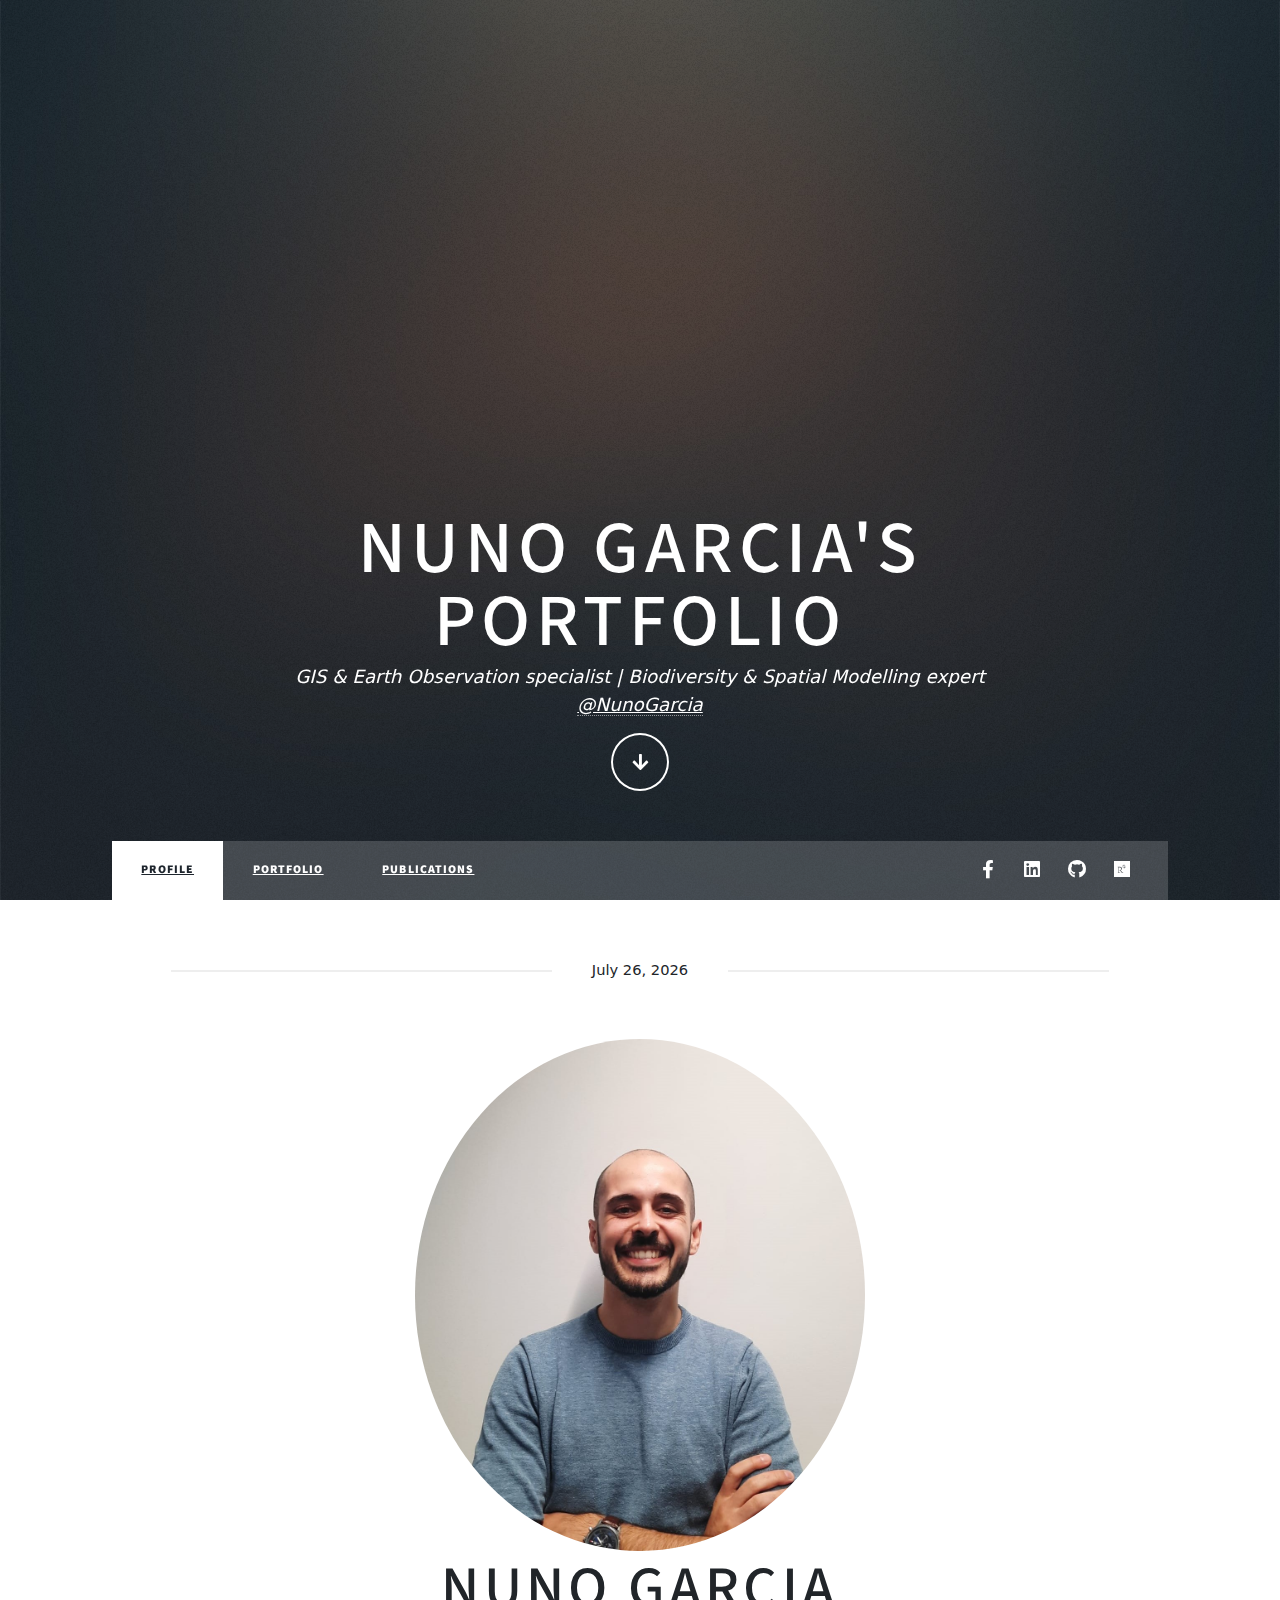
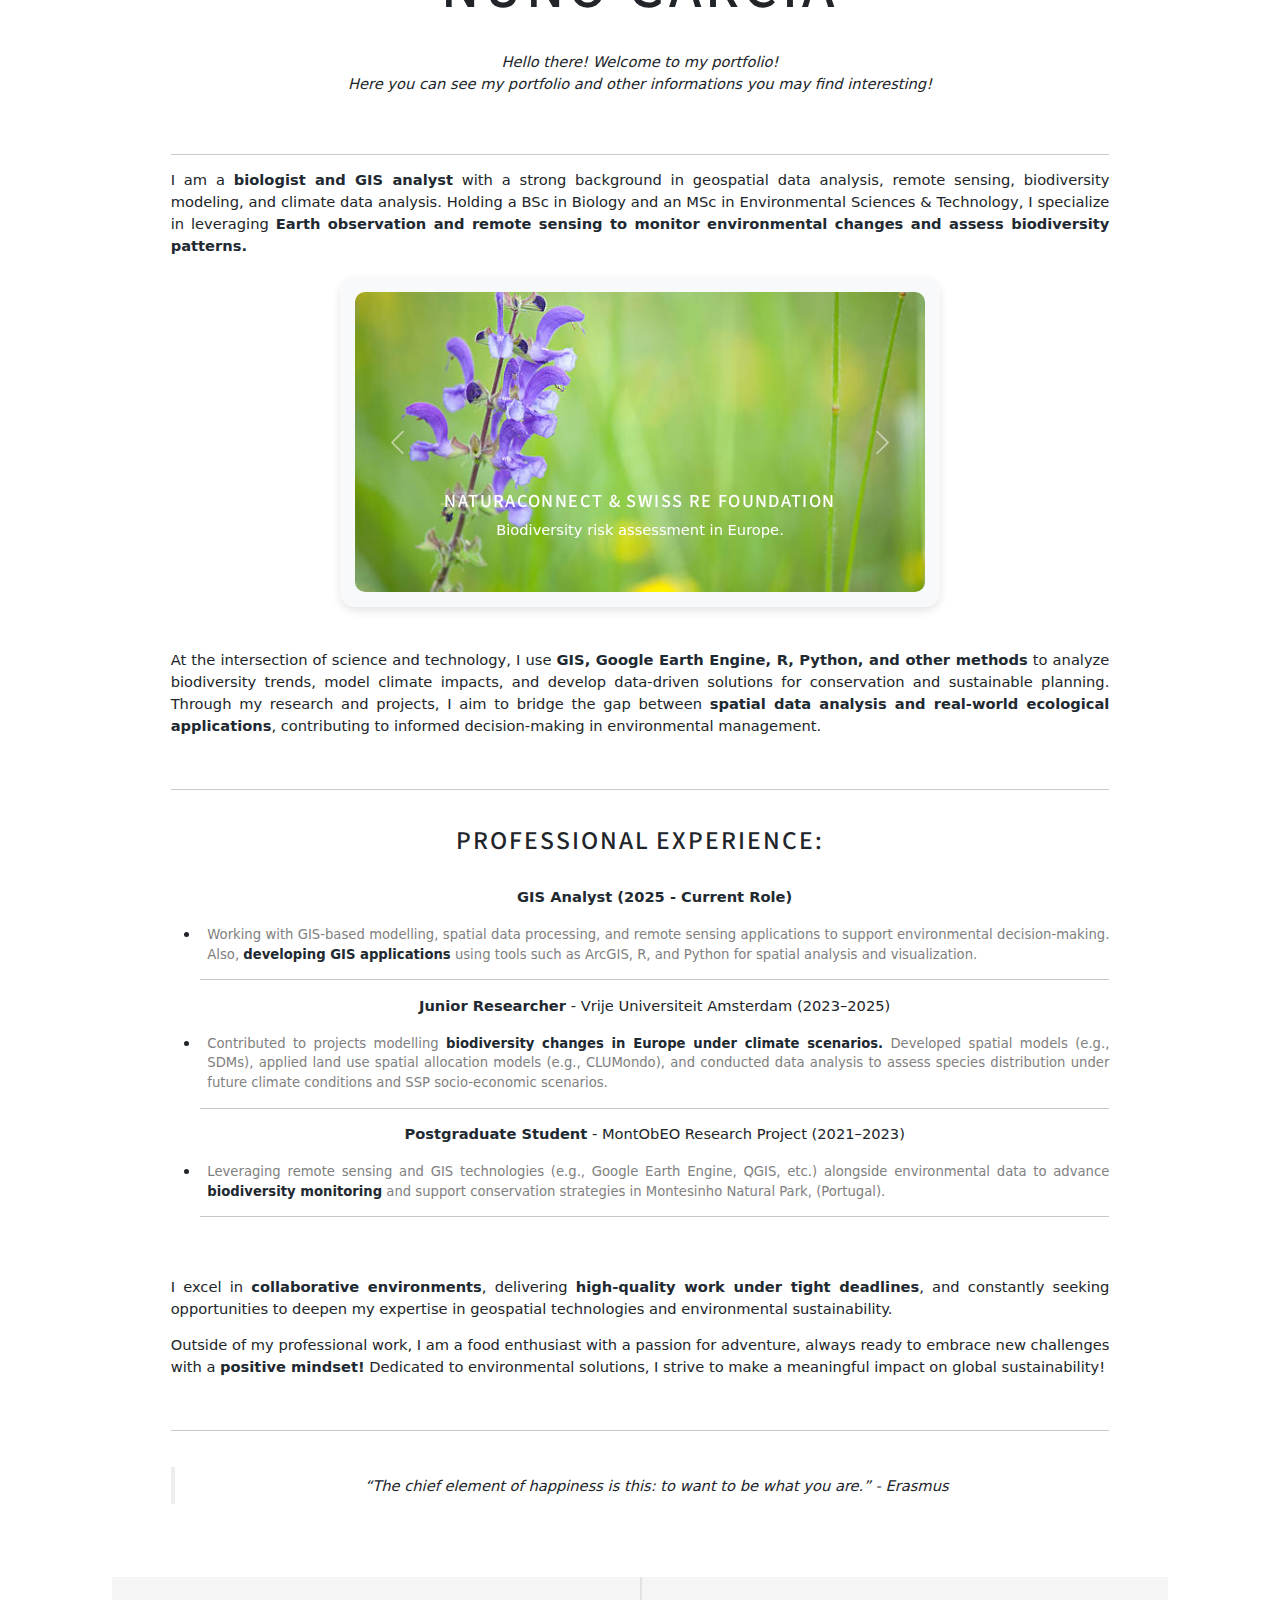
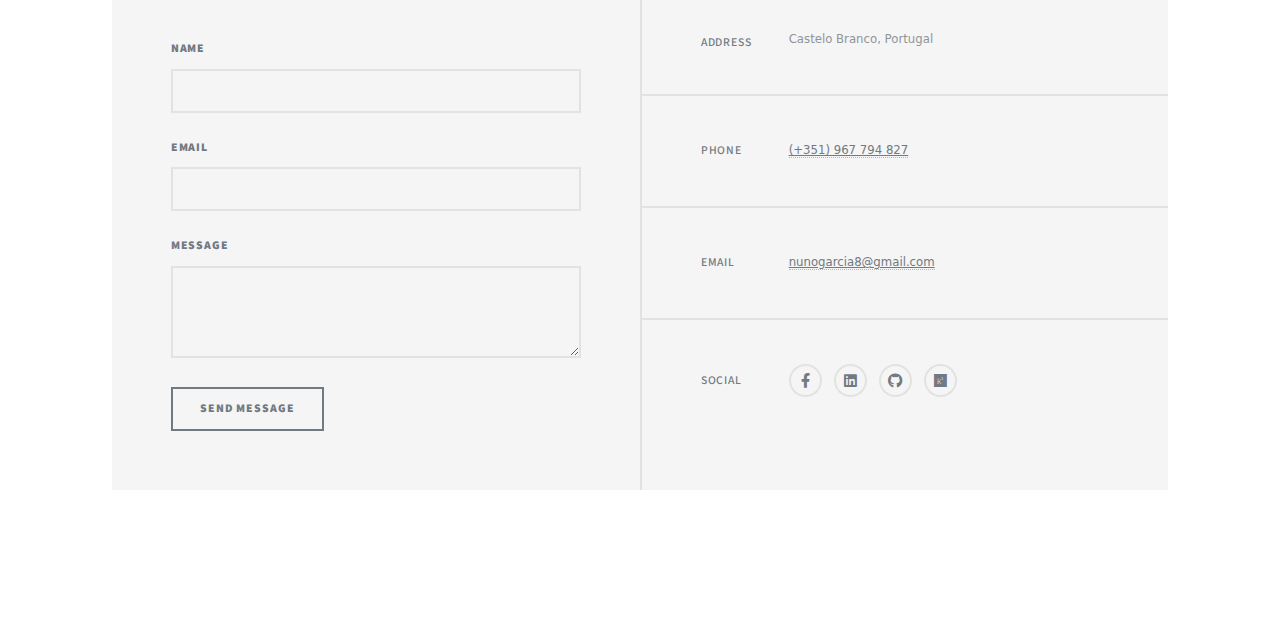
<file: index.html>
<!DOCTYPE HTML>
<!--
	Massively by HTML5 UP
	html5up.net | @ajlkn
	Free for personal and commercial use under the CCA 3.0 license (html5up.net/license)
-->
<html>
	<head>
		<title>Nuno Garcia Portfolio</title>
		<meta charset="utf-8" />
		<meta name="viewport" content="width=device-width, initial-scale=1, user-scalable=no" />
		<link rel="stylesheet" href="assets/css/main.css" />
		<noscript><link rel="stylesheet" href="assets/css/noscript.css" /></noscript>
	</head>
	<body class="is-preload">

		<!-- Wrapper -->
			<div id="wrapper" class="fade-in">

				<!-- Intro -->
					<div id="intro">
						<h1>Nuno Garcia's<br />
							Portfolio</h1>
						<p>GIS & Earth Observation specialist | Biodiversity & Spatial Modelling expert<br /> <a href="https://www.linkedin.com/in/nuno-garcia-97b780158/">@NunoGarcia</a></p>
						<ul class="actions">
							<li><a href="#header" class="button icon solid solo fa-arrow-down scrolly">Continue</a></li>
						</ul>
					</div>


				<!-- Nav -->
					<nav id="nav">
						<ul class="links">
							<li class="active"><a href="index.html">Profile</a></li>
							<li><a href="Portfolio.html">Portfolio</a></li>
							<li><a href="Publications.html">Publications</a></li>
						</ul>
						<ul class="icons">
							<li><a href="https://www.facebook.com/nuno.garcia.11" class="icon brands alt fa-facebook-f"><span class="label">fa-facebook-f</span></a></li>
							<li><a href="https://www.linkedin.com/in/nuno-garcia-97b780158/" class="icon brands fa-linkedin"><span class="label">fa-linkedin</span></a></li>
							<li><a href="https://github.com/BravoAlpha2" class="icon brands fa-github"><span class="label">GitHub</span></a></li>
							<li><a href="https://www.researchgate.net/profile/Nuno-Garcia-4?ev=hdr_xprf" class="icon brands fa-researchgate"><span class="label">ResearchGate</span></a></li>
						</ul>
					</nav>

				<!-- Main -->
					<div id="main">

						<!-- Featured Post -->
							<article class="post featured">
								<header class="major">
									<span class="date" id="current-date"></span>
									<script>
										// Function to get today's date and format it
										function updateDate() {
											const options = { year: 'numeric', month: 'long', day: '2-digit' };
											const today = new Date().toLocaleDateString('en-US', options);
											document.getElementById("current-date").innerText = today;
										}

										// Call the function on page load
										updateDate();
									</script>
									<a href="https://www.linkedin.com/in/nuno-garcia-97b780158/" class="image" ><img src="images\OIP2.jpg" alt="" style="width: 450px; height: auto; border-radius: 50%;" /></a>
									<h2><a href="#">Nuno Garcia</a></h2>
									<p>Hello there! Welcome to my portfolio! <br />
										Here you can see my portfolio and other informations you may find interesting!<br />
									</p>
								</header>
								<hr />
								
								<p>
									I am a <strong>biologist and GIS analyst</strong> with a strong background in geospatial data analysis, 
									remote sensing, biodiversity modeling, and climate data analysis. 
									Holding a BSc in Biology and an MSc in Environmental Sciences & Technology, 
									I specialize in leveraging <strong>Earth observation and remote sensing to monitor environmental changes 
									and assess biodiversity patterns.</strong>
								</p>

									<head>
										<meta charset="UTF-8">
										<meta name="viewport" content="width=device-width, initial-scale=1.0">
										<title>Project Carousel</title>
										<link rel="stylesheet" href="https://cdn.jsdelivr.net/npm/bootstrap@5.3.0/dist/css/bootstrap.min.css">
										<style>
											/* Style for the carousel container */
											.carousel-container {
												width: 80%; /* Adjust width */
												max-width: 600px; /* Prevent excessive width */
												margin: 20px auto; /* Center the box */
												padding: 15px;
												border-radius: 15px;
												background: #f8f9fa; /* Light gray background */
												box-shadow: 0px 4px 10px rgba(0, 0, 0, 0.1);
											}
									
											/* Style for the carousel images */
											.carousel-inner img {
												height: 300px; /* Set a fixed height */
												object-fit: cover; /* Maintain aspect ratio */
												border-radius: 10px;
											}
										</style>
									</head>
									<body>
									
									<div class="carousel-container">
										<div id="projectCarousel" class="carousel slide" data-bs-ride="carousel">
											<div class="carousel-inner">
												<div class="carousel-item active">
													<img src="images/plant2.jpg" class="d-block w-100" alt="Swiss Re Foundation & NaturaConnect">
													<div class="carousel-caption d-none d-md-block">
														<h5>NaturaConnect & Swiss Re Foundation</h5>
														<p style="text-align: center;">Biodiversity risk assessment in Europe.</p>
													</div>
												</div>
												<div class="carousel-item">
													<img src="images/Lizard.jpg" class="d-block w-100" alt="MontObEO">
													<div class="carousel-caption d-none d-md-block">
														<h5>MontObEO research project</h5>
														<p style="text-align: center;">Biodiversity monitoring in Montesinho Natural Park</p>
													</div>
												</div>
												<div class="carousel-item">
													<img src="images/NCP.png" class="d-block w-100" alt="EarthCommission">
													<div class="carousel-caption d-none d-md-block">
														<h5>Earth Commission</h5>
														<p style="text-align: center;">Securing Nature's Contributions to People</p>
													</div>
												</div>
											</div>
											<a class="carousel-control-prev" href="#projectCarousel" role="button" data-bs-slide="prev">
												<span class="carousel-control-prev-icon" aria-hidden="true"></span>
											</a>
											<a class="carousel-control-next" href="#projectCarousel" role="button" data-bs-slide="next">
												<span class="carousel-control-next-icon" aria-hidden="true"></span>
											</a>
										</div>
									</div>
									
									<script src="https://cdn.jsdelivr.net/npm/bootstrap@5.3.0/dist/js/bootstrap.bundle.min.js"></script>
									
									</body>
									
									<br>
									
									<p>
										At the intersection of science and technology, I use <strong>GIS, Google Earth Engine, R, Python, and other methods</strong> 
										to analyze biodiversity trends, model climate impacts, and develop data-driven solutions for conservation 
										and sustainable planning. Through my research and projects, I aim to bridge the gap between <strong>spatial data 
										analysis and real-world ecological applications</strong>, contributing to informed decision-making in environmental 
										management.


									</p>
									
									<br>
									<hr>
									<br>

									<h3>Professional Experience:</h3>
									<br>
									<ul>
										<p style="text-align: center;"><strong>GIS Analyst (2025 - Current Role)</strong></p>
										<li><p style="margin: 3px 0 0; font-size: 0.9em; color: gray;">
											Working with GIS-based modelling, spatial data processing, and remote sensing applications to support environmental decision-making. 
											Also, <strong>developing GIS applications</strong> using tools such as ArcGIS, R, and Python for spatial analysis and visualization.
										</p></li>
										
										<hr/>
										<p style="text-align: center;"><strong>Junior Researcher</strong> - Vrije Universiteit Amsterdam (2023–2025)</p>                               
										<li><p style="margin: 3px 0 0; font-size: 0.9em; color: gray;">
											Contributed to projects modelling <strong>biodiversity changes in Europe under climate scenarios.</strong>
											Developed spatial models (e.g., SDMs), applied land use spatial allocation models (e.g., CLUMondo), and conducted data analysis to assess species distribution under future climate conditions and SSP socio-economic scenarios.
										</p></li>
										
										<hr/>
										
										<p style="text-align: center;"><strong>Postgraduate Student</strong> - MontObEO Research Project (2021–2023)</p>
										<li><p style="margin: 3px 0 0; font-size: 0.9em; color: gray;">
											Leveraging remote sensing and GIS technologies (e.g., Google Earth Engine, QGIS, etc.) alongside environmental data to advance <strong> biodiversity monitoring</strong> and support conservation strategies in Montesinho Natural Park, (Portugal).
											</p></li>
									
										<hr/>

									</ul>
									
									<br>
									<br>

									<p>
										I excel in <strong>collaborative environments</strong>, delivering <strong>high-quality work under tight deadlines</strong>, 
										and constantly seeking opportunities to deepen my expertise in geospatial technologies and environmental sustainability.
									</p>

									<p>
										Outside of my professional work, I am a food enthusiast with a passion for adventure, 
										always ready to embrace new challenges with a <strong>positive mindset!</strong> 
										Dedicated to environmental solutions, 
										I strive to make a meaningful impact on global sustainability!
									</p>
									<br>
									<hr />

								
								<br>
								<!-- Blockquote -->
									<blockquote>
										“The chief element of happiness is this: to want to be what you are.” - Erasmus  
									</blockquote>

							</article>
					</div>
				<!-- Footer -->
				<footer id="footer">
					<section>
						<form method="POST" action="https://formspree.io/f/xkgobrva">
							<div class="fields">
								<div class="field">
									<label for="name">Name</label>
									<input type="text" name="name" id="name" />
								</div>
								<div class="field">
									<label for="email">Email</label>
									<input type="text" name="email" id="email" />
								</div>
								<div class="field">
									<label for="message">Message</label>
									<textarea name="message" id="message" rows="3"></textarea>
								</div>
							</div>
							<ul class="actions">
								<li><input type="submit" value="Send Message" /></li>
							</ul>
						</form>
					</section>
					<section class="split contact">
						<section class="alt">
							<h3>Address</h3>
							<p>Castelo Branco, Portugal</p>
						</section>
						<section>
							<h3>Phone</h3>
							<p><a href="#">(+351) 967 794 827</a></p>
						</section>
						<section>
							<h3>Email</h3>
							<p><a href="#">nunogarcia8@gmail.com</a></p>
						</section>
						<section>
							<h3>Social</h3>
							<ul class="icons alt">
								<li><a href="https://www.facebook.com/nuno.garcia.11" class="icon brands alt fa-facebook-f"><span class="label">fa-facebook-f</span></a></li>
								<li><a href="https://www.linkedin.com/in/nuno-garcia-97b780158/" class="icon brands fa-linkedin"><span class="label">fa-linkedin</span></a></li>
								<li><a href="https://github.com/BravoAlpha2" class="icon brands fa-github"><span class="label">GitHub</span></a></li>
								<li><a href="https://www.researchgate.net/profile/Nuno-Garcia-4?ev=hdr_xprf" class="icon brands fa-researchgate"><span class="label">ResearchGate</span></a></li>
							</ul>
						</section>
					</section>
				</footer>

				<!-- Copyright -->
					<div id="copyright">
						<ul><li>&copy; Untitled</li><li>Design: <a href="https://html5up.net">HTML5 UP</a></li></ul>
					</div>

			</div>

		<!-- Scripts -->
			<script src="assets/js/jquery.min.js"></script>
			<script src="assets/js/jquery.scrollex.min.js"></script>
			<script src="assets/js/jquery.scrolly.min.js"></script>
			<script src="assets/js/browser.min.js"></script>
			<script src="assets/js/breakpoints.min.js"></script>
			<script src="assets/js/util.js"></script>
			<script src="assets/js/main.js"></script>

	</body>
</html>
</file>
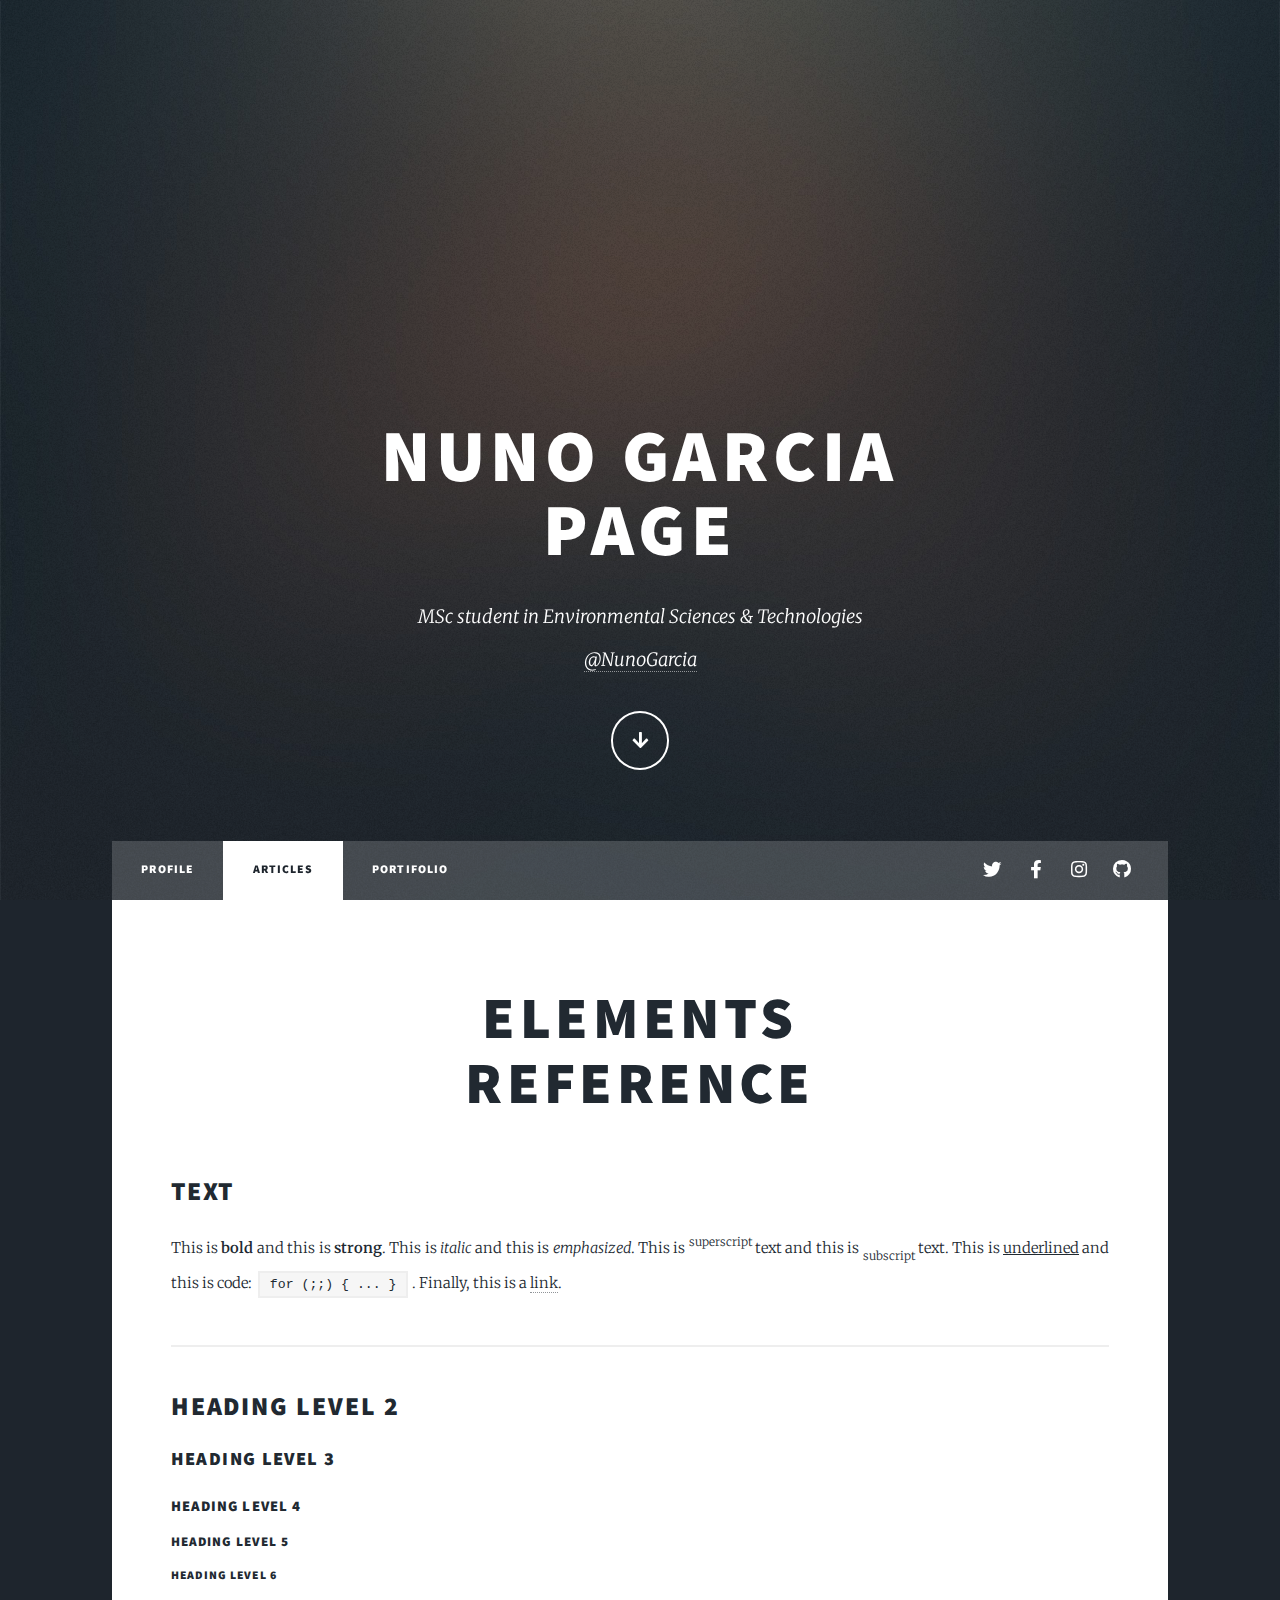
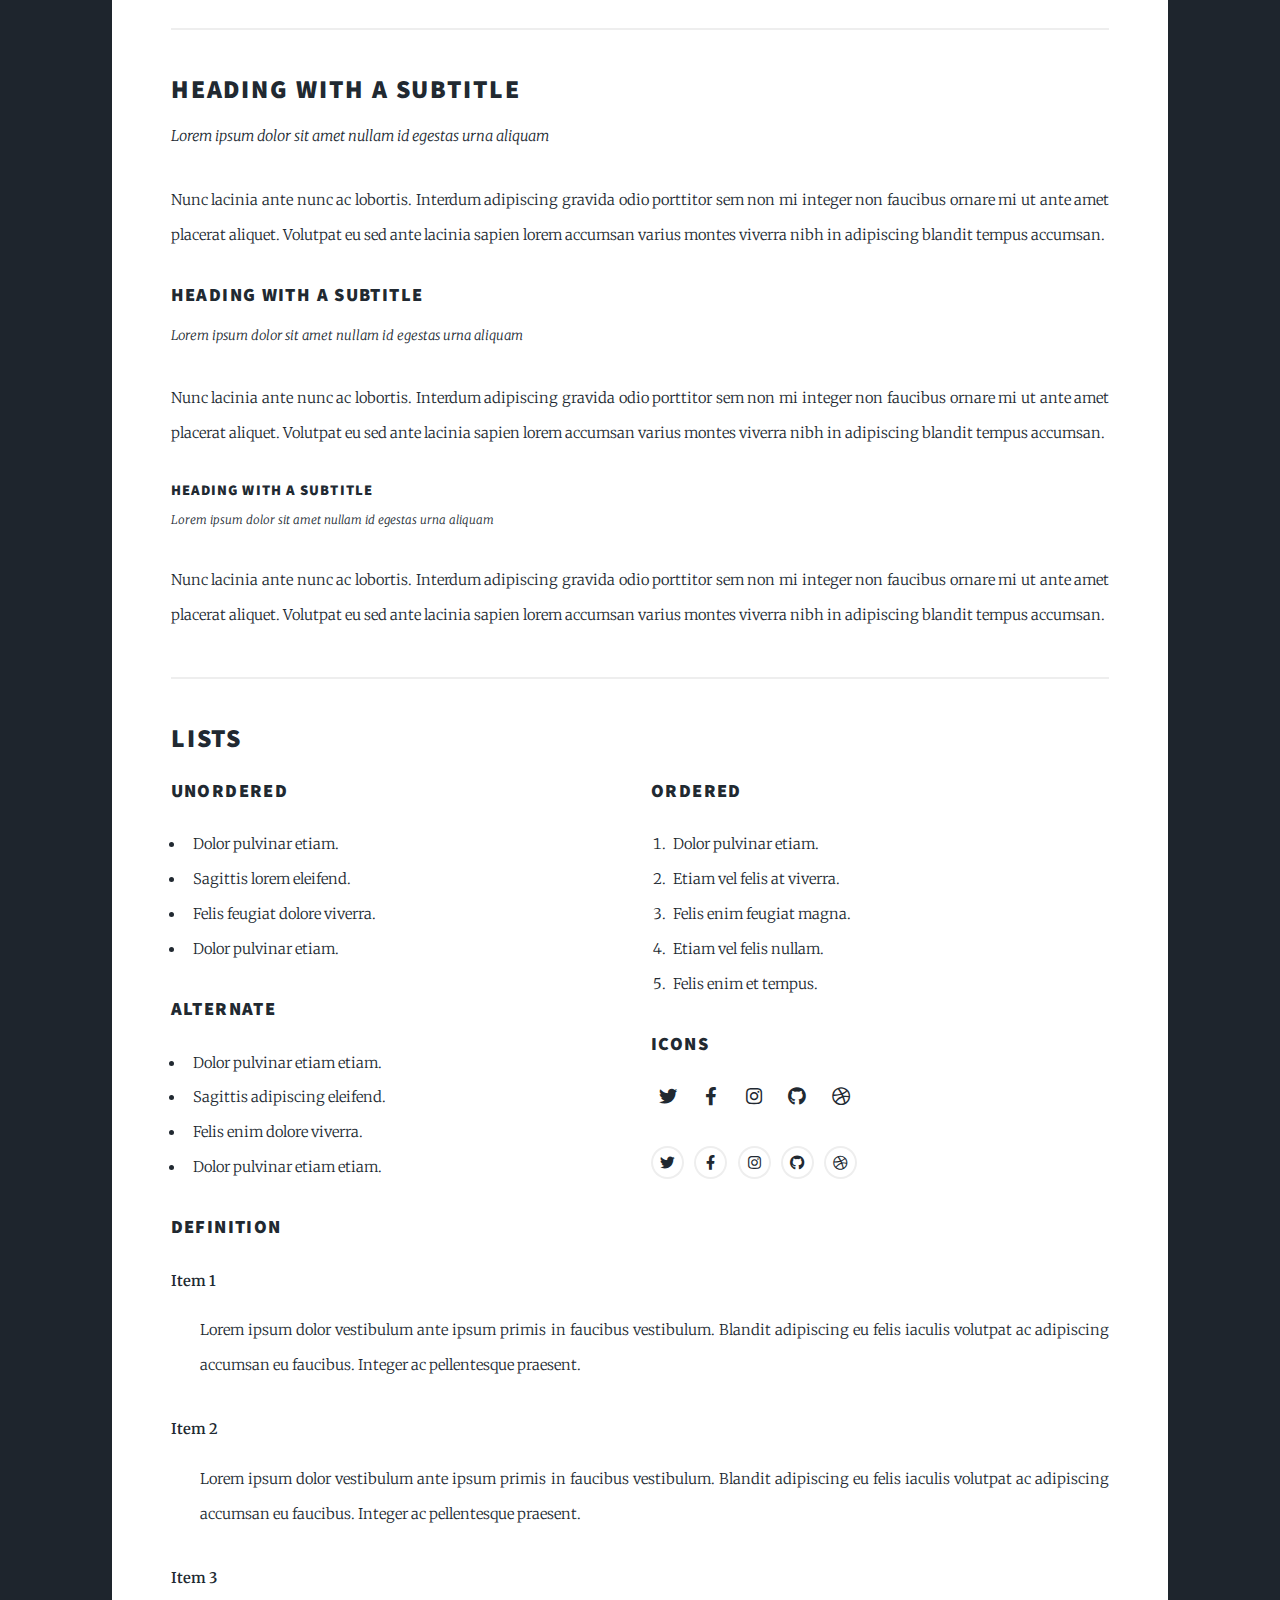
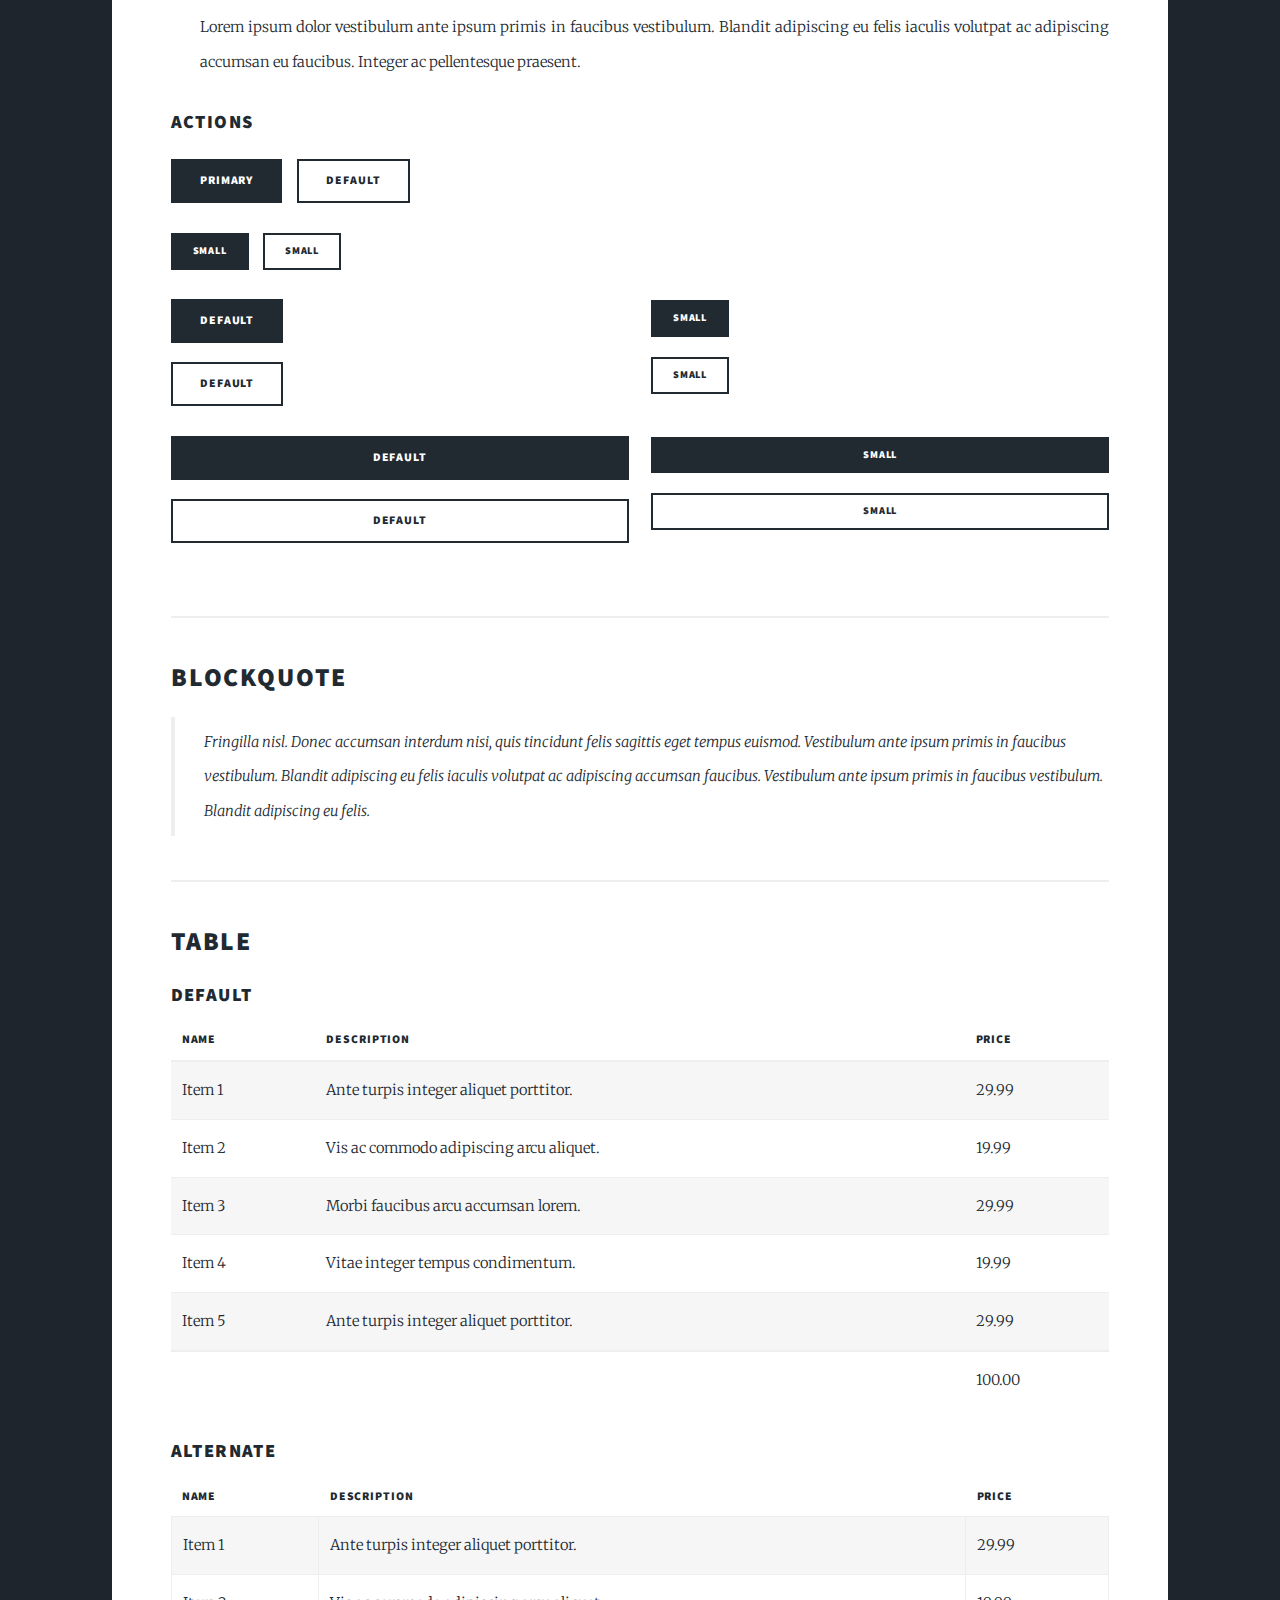
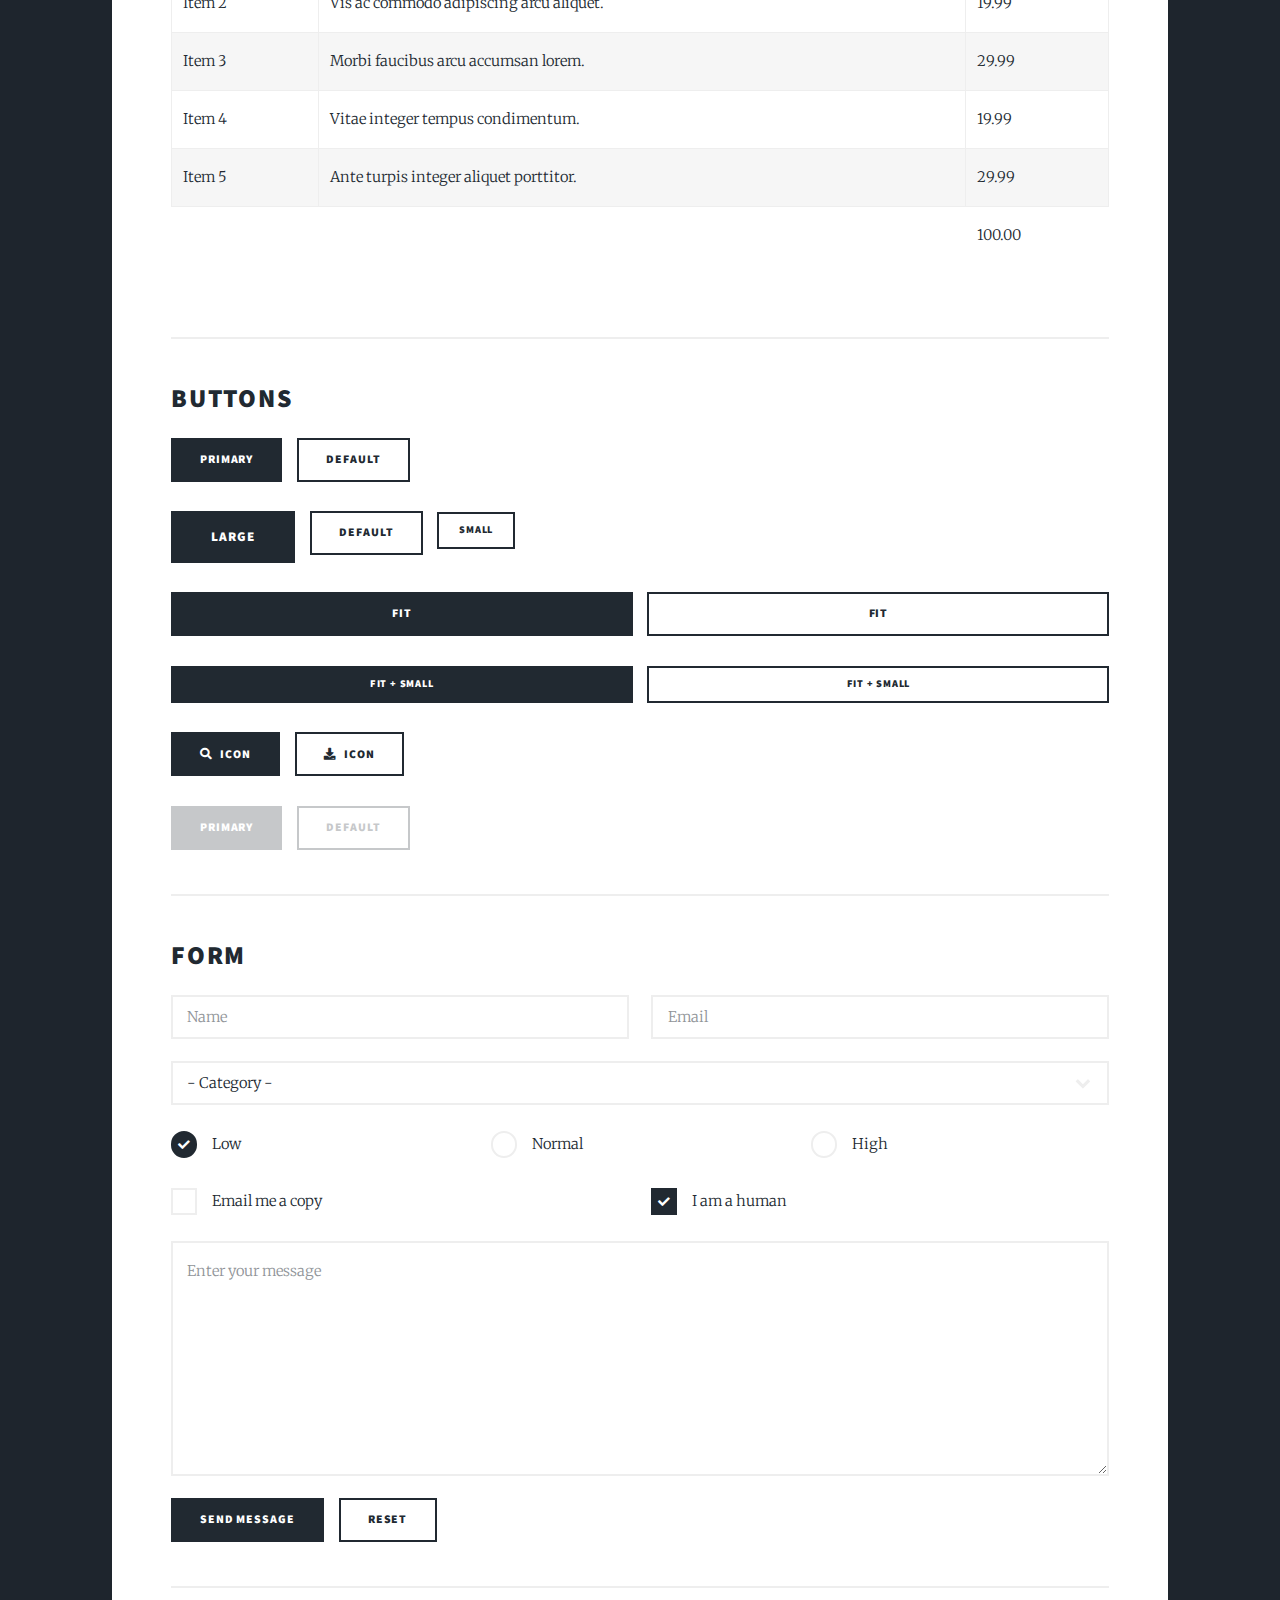
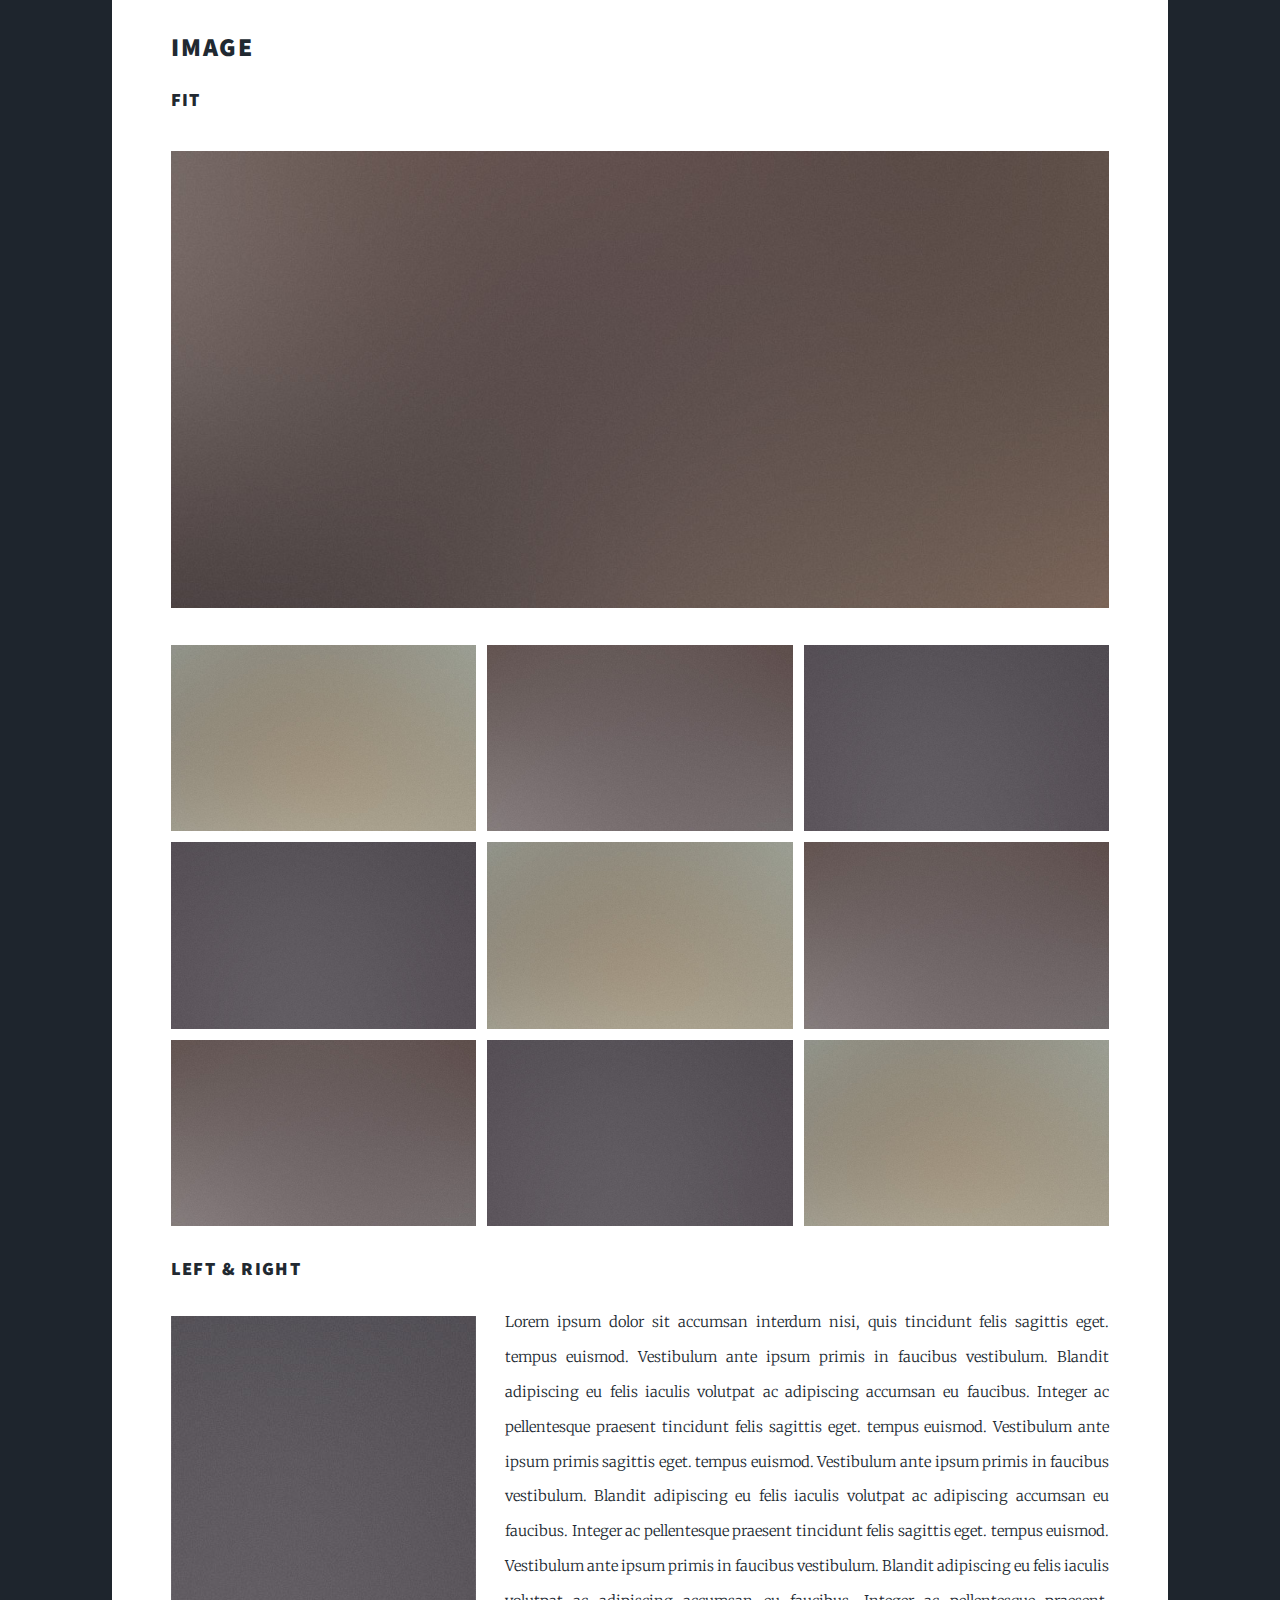
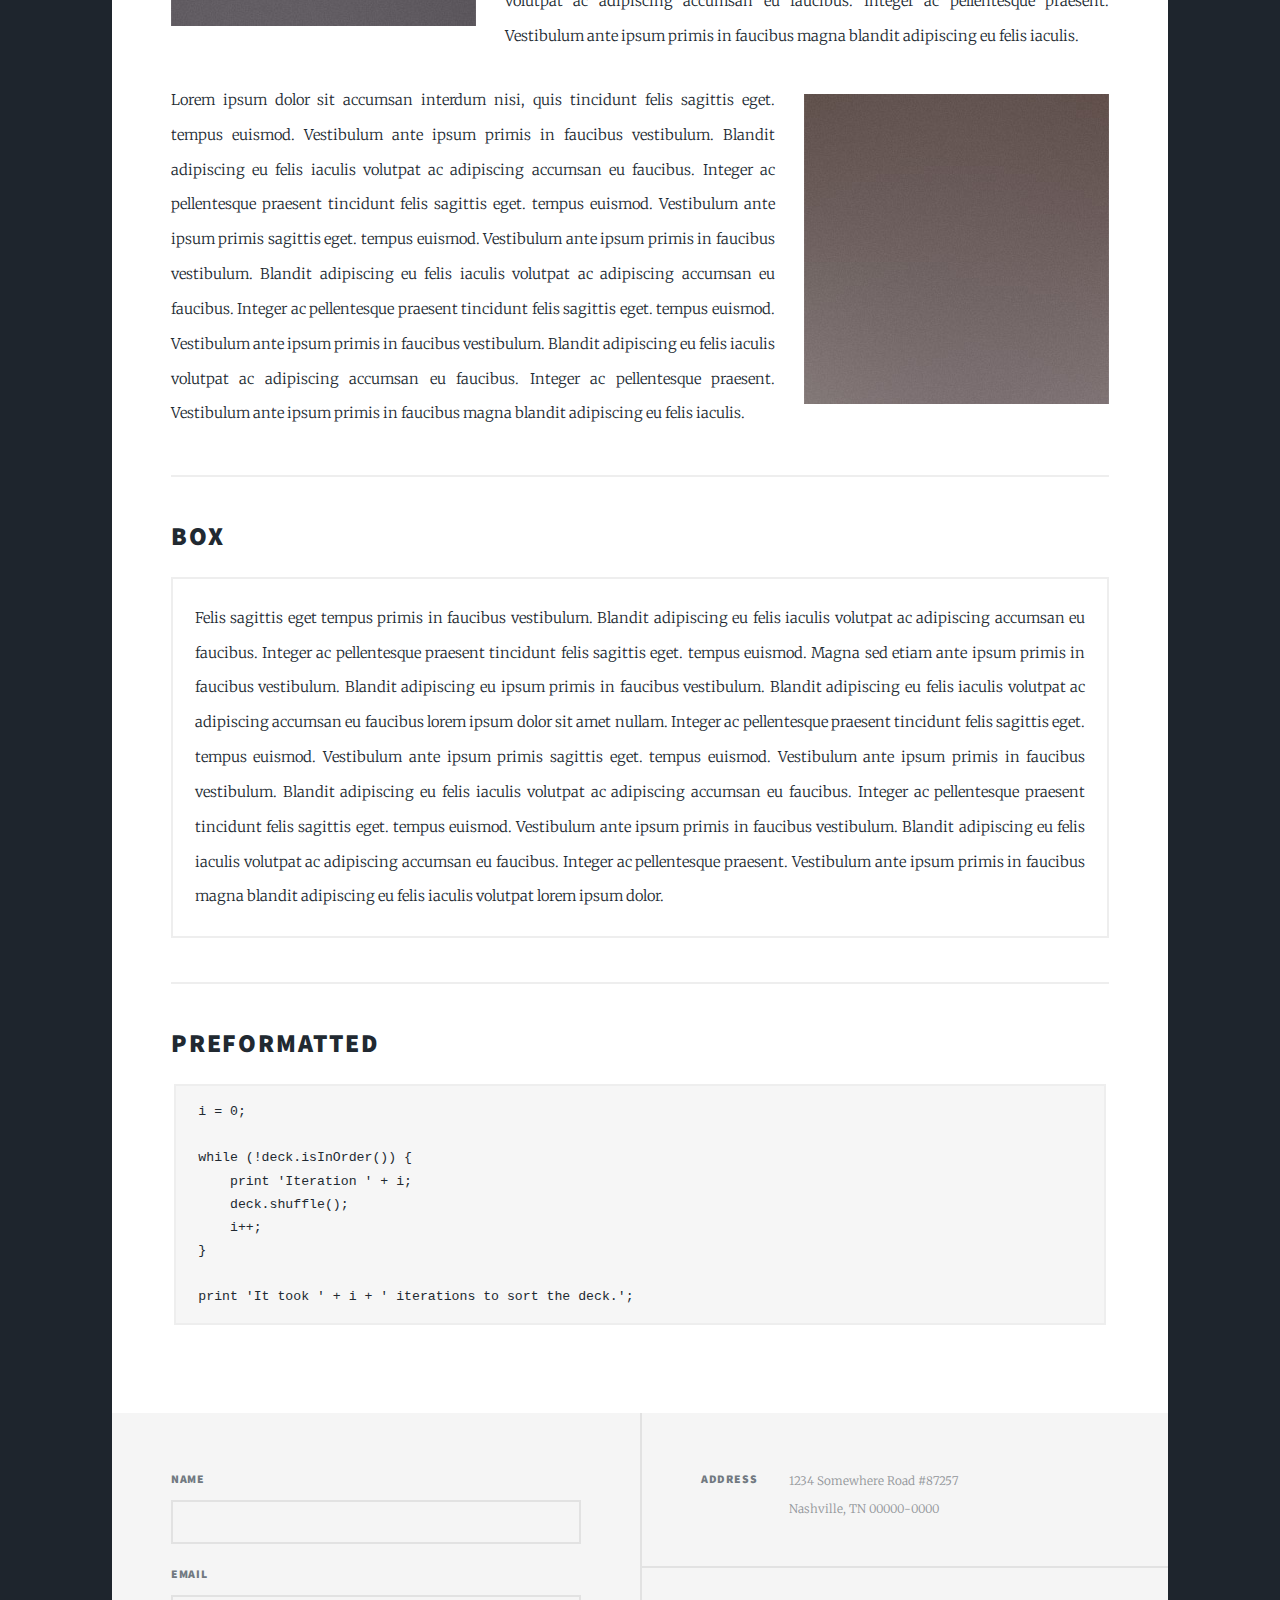
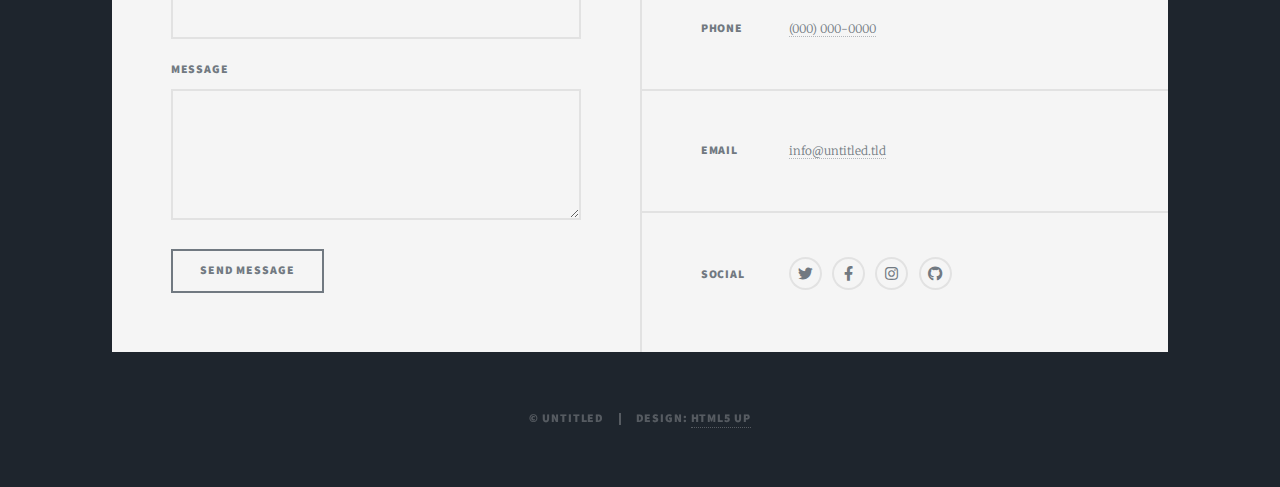
<file: elements.html>
<!DOCTYPE HTML>
<!--
	Massively by HTML5 UP
	html5up.net | @ajlkn
	Free for personal and commercial use under the CCA 3.0 license (html5up.net/license)
-->
<html>
	<head>
		<title>Elements Reference - Massively by HTML5 UP</title>
		<meta charset="utf-8" />
		<meta name="viewport" content="width=device-width, initial-scale=1, user-scalable=no" />
		<link rel="stylesheet" href="assets/css/main.css" />
		<noscript><link rel="stylesheet" href="assets/css/noscript.css" /></noscript>
	</head>
	<body class="is-preload">

		<!-- Wrapper -->
			<div id="wrapper">

				<!-- Intro -->
				<div id="intro">
					<h1>Nuno Garcia<br />
					Page</h1>
					<p>MSc student in Environmental Sciences & Technologies <br /> <a href="https://www.linkedin.com/in/nuno-garcia-97b780158/">@NunoGarcia</a></p>
					<ul class="actions">
						<li><a href="#header" class="button icon solid solo fa-arrow-down scrolly">Continue</a></li>
					</ul>
				</div>

				<!-- Nav -->
					<nav id="nav">
						<ul class="links">
							<li><a href="index.html">Profile</a></li>
							<li class="active"><a href="generic.html">Articles</a></li>
							<li><a href="elements.html">Portifolio</a></li>
						</ul>
						<ul class="icons">
							<li><a href="#" class="icon brands fa-twitter"><span class="label">Twitter</span></a></li>
							<li><a href="#" class="icon brands fa-facebook-f"><span class="label">Facebook</span></a></li>
							<li><a href="#" class="icon brands fa-instagram"><span class="label">Instagram</span></a></li>
							<li><a href="#" class="icon brands fa-github"><span class="label">GitHub</span></a></li>
						</ul>
					</nav>

				<!-- Main -->
					<div id="main">

						<!-- Post -->
							<section class="post">
								<header class="major">
									<h1>Elements<br />
									Reference</h1>
								</header>

								<!-- Text stuff -->
									<h2>Text</h2>
									<p>This is <b>bold</b> and this is <strong>strong</strong>. This is <i>italic</i> and this is <em>emphasized</em>.
									This is <sup>superscript</sup> text and this is <sub>subscript</sub> text.
									This is <u>underlined</u> and this is code: <code>for (;;) { ... }</code>.
									Finally, this is a <a href="#">link</a>.</p>
									<hr />
									<h2>Heading Level 2</h2>
									<h3>Heading Level 3</h3>
									<h4>Heading Level 4</h4>
									<h5>Heading Level 5</h5>
									<h6>Heading Level 6</h6>
									<hr />
									<header>
										<h2>Heading with a Subtitle</h2>
										<p>Lorem ipsum dolor sit amet nullam id egestas urna aliquam</p>
									</header>
									<p>Nunc lacinia ante nunc ac lobortis. Interdum adipiscing gravida odio porttitor sem non mi integer non faucibus ornare mi ut ante amet placerat aliquet. Volutpat eu sed ante lacinia sapien lorem accumsan varius montes viverra nibh in adipiscing blandit tempus accumsan.</p>
									<header>
										<h3>Heading with a Subtitle</h3>
										<p>Lorem ipsum dolor sit amet nullam id egestas urna aliquam</p>
									</header>
									<p>Nunc lacinia ante nunc ac lobortis. Interdum adipiscing gravida odio porttitor sem non mi integer non faucibus ornare mi ut ante amet placerat aliquet. Volutpat eu sed ante lacinia sapien lorem accumsan varius montes viverra nibh in adipiscing blandit tempus accumsan.</p>
									<header>
										<h4>Heading with a Subtitle</h4>
										<p>Lorem ipsum dolor sit amet nullam id egestas urna aliquam</p>
									</header>
									<p>Nunc lacinia ante nunc ac lobortis. Interdum adipiscing gravida odio porttitor sem non mi integer non faucibus ornare mi ut ante amet placerat aliquet. Volutpat eu sed ante lacinia sapien lorem accumsan varius montes viverra nibh in adipiscing blandit tempus accumsan.</p>

									<hr />

								<!-- Lists -->
									<h2>Lists</h2>
									<div class="row">
										<div class="col-6 col-12-small">

											<h3>Unordered</h3>
											<ul>
												<li>Dolor pulvinar etiam.</li>
												<li>Sagittis lorem eleifend.</li>
												<li>Felis feugiat dolore viverra.</li>
												<li>Dolor pulvinar etiam.</li>
											</ul>

											<h3>Alternate</h3>
											<ul class="alt">
												<li>Dolor pulvinar etiam etiam.</li>
												<li>Sagittis adipiscing eleifend.</li>
												<li>Felis enim dolore viverra.</li>
												<li>Dolor pulvinar etiam etiam.</li>
											</ul>

										</div>
										<div class="col-6 col-12-small">

											<h3>Ordered</h3>
											<ol>
												<li>Dolor pulvinar etiam.</li>
												<li>Etiam vel felis at viverra.</li>
												<li>Felis enim feugiat magna.</li>
												<li>Etiam vel felis nullam.</li>
												<li>Felis enim et tempus.</li>
											</ol>

											<h3>Icons</h3>
											<ul class="icons">
												<li><a href="#" class="icon brands fa-twitter"><span class="label">Twitter</span></a></li>
												<li><a href="#" class="icon brands fa-facebook-f"><span class="label">Facebook</span></a></li>
												<li><a href="#" class="icon brands fa-instagram"><span class="label">Instagram</span></a></li>
												<li><a href="#" class="icon brands fa-github"><span class="label">Github</span></a></li>
												<li><a href="#" class="icon brands fa-dribbble"><span class="label">Dribbble</span></a></li>
											</ul>
											<ul class="icons alt">
												<li><a href="#" class="icon brands alt fa-twitter"><span class="label">Twitter</span></a></li>
												<li><a href="#" class="icon brands alt fa-facebook-f"><span class="label">Facebook</span></a></li>
												<li><a href="#" class="icon brands alt fa-instagram"><span class="label">Instagram</span></a></li>
												<li><a href="#" class="icon brands alt fa-github"><span class="label">Github</span></a></li>
												<li><a href="#" class="icon brands alt fa-dribbble"><span class="label">Dribbble</span></a></li>
											</ul>

										</div>
									</div>
									<h3>Definition</h3>
									<dl>
										<dt>Item 1</dt>
										<dd>
											<p>Lorem ipsum dolor vestibulum ante ipsum primis in faucibus vestibulum. Blandit adipiscing eu felis iaculis volutpat ac adipiscing accumsan eu faucibus. Integer ac pellentesque praesent.</p>
										</dd>
										<dt>Item 2</dt>
										<dd>
											<p>Lorem ipsum dolor vestibulum ante ipsum primis in faucibus vestibulum. Blandit adipiscing eu felis iaculis volutpat ac adipiscing accumsan eu faucibus. Integer ac pellentesque praesent.</p>
										</dd>
										<dt>Item 3</dt>
										<dd>
											<p>Lorem ipsum dolor vestibulum ante ipsum primis in faucibus vestibulum. Blandit adipiscing eu felis iaculis volutpat ac adipiscing accumsan eu faucibus. Integer ac pellentesque praesent.</p>
										</dd>
									</dl>

									<h3>Actions</h3>
									<ul class="actions">
										<li><a href="#" class="button primary">Primary</a></li>
										<li><a href="#" class="button">Default</a></li>
									</ul>
									<ul class="actions small">
										<li><a href="#" class="button primary small">Small</a></li>
										<li><a href="#" class="button small">Small</a></li>
									</ul>
									<div class="row">
										<div class="col-6 col-12-small">
											<ul class="actions stacked">
												<li><a href="#" class="button primary">Default</a></li>
												<li><a href="#" class="button">Default</a></li>
											</ul>
										</div>
										<div class="col-6 col-12-small">
											<ul class="actions stacked">
												<li><a href="#" class="button primary small">Small</a></li>
												<li><a href="#" class="button small">Small</a></li>
											</ul>
										</div>
									</div>
									<div class="row">
										<div class="col-6 col-12-small">
											<ul class="actions stacked">
												<li><a href="#" class="button primary fit">Default</a></li>
												<li><a href="#" class="button fit">Default</a></li>
											</ul>
										</div>
										<div class="col-6 col-12-small">
											<ul class="actions stacked">
												<li><a href="#" class="button primary small fit">Small</a></li>
												<li><a href="#" class="button small fit">Small</a></li>
											</ul>
										</div>
									</div>

									<hr />

								<!-- Blockquote -->
									<h2>Blockquote</h2>
									<blockquote>Fringilla nisl. Donec accumsan interdum nisi, quis tincidunt felis sagittis eget tempus euismod. Vestibulum ante ipsum primis in faucibus vestibulum. Blandit adipiscing eu felis iaculis volutpat ac adipiscing accumsan faucibus. Vestibulum ante ipsum primis in faucibus vestibulum. Blandit adipiscing eu felis.</blockquote>

									<hr />

								<!-- Table -->
									<h2>Table</h2>

									<h3>Default</h3>
									<div class="table-wrapper">
										<table>
											<thead>
												<tr>
													<th>Name</th>
													<th>Description</th>
													<th>Price</th>
												</tr>
											</thead>
											<tbody>
												<tr>
													<td>Item 1</td>
													<td>Ante turpis integer aliquet porttitor.</td>
													<td>29.99</td>
												</tr>
												<tr>
													<td>Item 2</td>
													<td>Vis ac commodo adipiscing arcu aliquet.</td>
													<td>19.99</td>
												</tr>
												<tr>
													<td>Item 3</td>
													<td> Morbi faucibus arcu accumsan lorem.</td>
													<td>29.99</td>
												</tr>
												<tr>
													<td>Item 4</td>
													<td>Vitae integer tempus condimentum.</td>
													<td>19.99</td>
												</tr>
												<tr>
													<td>Item 5</td>
													<td>Ante turpis integer aliquet porttitor.</td>
													<td>29.99</td>
												</tr>
											</tbody>
											<tfoot>
												<tr>
													<td colspan="2"></td>
													<td>100.00</td>
												</tr>
											</tfoot>
										</table>
									</div>

									<h3>Alternate</h3>
									<div class="table-wrapper">
										<table class="alt">
											<thead>
												<tr>
													<th>Name</th>
													<th>Description</th>
													<th>Price</th>
												</tr>
											</thead>
											<tbody>
												<tr>
													<td>Item 1</td>
													<td>Ante turpis integer aliquet porttitor.</td>
													<td>29.99</td>
												</tr>
												<tr>
													<td>Item 2</td>
													<td>Vis ac commodo adipiscing arcu aliquet.</td>
													<td>19.99</td>
												</tr>
												<tr>
													<td>Item 3</td>
													<td> Morbi faucibus arcu accumsan lorem.</td>
													<td>29.99</td>
												</tr>
												<tr>
													<td>Item 4</td>
													<td>Vitae integer tempus condimentum.</td>
													<td>19.99</td>
												</tr>
												<tr>
													<td>Item 5</td>
													<td>Ante turpis integer aliquet porttitor.</td>
													<td>29.99</td>
												</tr>
											</tbody>
											<tfoot>
												<tr>
													<td colspan="2"></td>
													<td>100.00</td>
												</tr>
											</tfoot>
										</table>
									</div>

									<hr />

								<!-- Buttons -->
									<h2>Buttons</h2>
									<ul class="actions">
										<li><a href="#" class="button primary">Primary</a></li>
										<li><a href="#" class="button">Default</a></li>
									</ul>
									<ul class="actions">
										<li><a href="#" class="button primary large">Large</a></li>
										<li><a href="#" class="button">Default</a></li>
										<li><a href="#" class="button small">Small</a></li>
									</ul>
									<ul class="actions fit">
										<li><a href="#" class="button primary fit">Fit</a></li>
										<li><a href="#" class="button fit">Fit</a></li>
									</ul>
									<ul class="actions fit small">
										<li><a href="#" class="button primary fit small">Fit + Small</a></li>
										<li><a href="#" class="button fit small">Fit + Small</a></li>
									</ul>
									<ul class="actions">
										<li><a href="#" class="button primary icon solid fa-search">Icon</a></li>
										<li><a href="#" class="button icon solid fa-download">Icon</a></li>
									</ul>
									<ul class="actions">
										<li><span class="button primary disabled">Primary</span></li>
										<li><span class="button disabled">Default</span></li>
									</ul>

									<hr />

								<!-- Form -->
									<h2>Form</h2>

									<form method="post" action="#">
										<div class="row gtr-uniform">
											<div class="col-6 col-12-xsmall">
												<input type="text" name="demo-name" id="demo-name" value="" placeholder="Name" />
											</div>
											<div class="col-6 col-12-xsmall">
												<input type="email" name="demo-email" id="demo-email" value="" placeholder="Email" />
											</div>
											<!-- Break -->
											<div class="col-12">
												<select name="demo-category" id="demo-category">
													<option value="">- Category -</option>
													<option value="1">Manufacturing</option>
													<option value="1">Shipping</option>
													<option value="1">Administration</option>
													<option value="1">Human Resources</option>
												</select>
											</div>
											<!-- Break -->
											<div class="col-4 col-12-small">
												<input type="radio" id="demo-priority-low" name="demo-priority" checked>
												<label for="demo-priority-low">Low</label>
											</div>
											<div class="col-4 col-12-small">
												<input type="radio" id="demo-priority-normal" name="demo-priority">
												<label for="demo-priority-normal">Normal</label>
											</div>
											<div class="col-4 col-12-small">
												<input type="radio" id="demo-priority-high" name="demo-priority">
												<label for="demo-priority-high">High</label>
											</div>
											<!-- Break -->
											<div class="col-6 col-12-small">
												<input type="checkbox" id="demo-copy" name="demo-copy">
												<label for="demo-copy">Email me a copy</label>
											</div>
											<div class="col-6 col-12-small">
												<input type="checkbox" id="demo-human" name="demo-human" checked>
												<label for="demo-human">I am a human</label>
											</div>
											<!-- Break -->
											<div class="col-12">
												<textarea name="demo-message" id="demo-message" placeholder="Enter your message" rows="6"></textarea>
											</div>
											<!-- Break -->
											<div class="col-12">
												<ul class="actions">
													<li><input type="submit" value="Send Message" class="primary" /></li>
													<li><input type="reset" value="Reset" /></li>
												</ul>
											</div>
										</div>
									</form>

									<hr />

								<!-- Image -->
									<h2>Image</h2>

									<h3>Fit</h3>
									<span class="image fit"><img src="images/pic01.jpg" alt="" /></span>
									<div class="box alt">
										<div class="row gtr-50 gtr-uniform">
											<div class="col-4"><span class="image fit"><img src="images/pic02.jpg" alt="" /></span></div>
											<div class="col-4"><span class="image fit"><img src="images/pic03.jpg" alt="" /></span></div>
											<div class="col-4"><span class="image fit"><img src="images/pic04.jpg" alt="" /></span></div>
											<!-- Break -->
											<div class="col-4"><span class="image fit"><img src="images/pic04.jpg" alt="" /></span></div>
											<div class="col-4"><span class="image fit"><img src="images/pic02.jpg" alt="" /></span></div>
											<div class="col-4"><span class="image fit"><img src="images/pic03.jpg" alt="" /></span></div>
											<!-- Break -->
											<div class="col-4"><span class="image fit"><img src="images/pic03.jpg" alt="" /></span></div>
											<div class="col-4"><span class="image fit"><img src="images/pic04.jpg" alt="" /></span></div>
											<div class="col-4"><span class="image fit"><img src="images/pic02.jpg" alt="" /></span></div>
										</div>
									</div>

									<h3>Left &amp; Right</h3>
									<p><span class="image left"><img src="images/pic08.jpg" alt="" /></span>Lorem ipsum dolor sit accumsan interdum nisi, quis tincidunt felis sagittis eget. tempus euismod. Vestibulum ante ipsum primis in faucibus vestibulum. Blandit adipiscing eu felis iaculis volutpat ac adipiscing accumsan eu faucibus. Integer ac pellentesque praesent tincidunt felis sagittis eget. tempus euismod. Vestibulum ante ipsum primis sagittis eget. tempus euismod. Vestibulum ante ipsum primis in faucibus vestibulum. Blandit adipiscing eu felis iaculis volutpat ac adipiscing accumsan eu faucibus. Integer ac pellentesque praesent tincidunt felis sagittis eget. tempus euismod. Vestibulum ante ipsum primis in faucibus vestibulum. Blandit adipiscing eu felis iaculis volutpat ac adipiscing accumsan eu faucibus. Integer ac pellentesque praesent. Vestibulum ante ipsum primis in faucibus magna blandit adipiscing eu felis iaculis.</p>
									<p><span class="image right"><img src="images/pic09.jpg" alt="" /></span>Lorem ipsum dolor sit accumsan interdum nisi, quis tincidunt felis sagittis eget. tempus euismod. Vestibulum ante ipsum primis in faucibus vestibulum. Blandit adipiscing eu felis iaculis volutpat ac adipiscing accumsan eu faucibus. Integer ac pellentesque praesent tincidunt felis sagittis eget. tempus euismod. Vestibulum ante ipsum primis sagittis eget. tempus euismod. Vestibulum ante ipsum primis in faucibus vestibulum. Blandit adipiscing eu felis iaculis volutpat ac adipiscing accumsan eu faucibus. Integer ac pellentesque praesent tincidunt felis sagittis eget. tempus euismod. Vestibulum ante ipsum primis in faucibus vestibulum. Blandit adipiscing eu felis iaculis volutpat ac adipiscing accumsan eu faucibus. Integer ac pellentesque praesent. Vestibulum ante ipsum primis in faucibus magna blandit adipiscing eu felis iaculis.</p>

									<hr />

								<!-- Box -->
									<h2>Box</h2>
									<div class="box">
										<p>Felis sagittis eget tempus primis in faucibus vestibulum. Blandit adipiscing eu felis iaculis volutpat ac adipiscing accumsan eu faucibus. Integer ac pellentesque praesent tincidunt felis sagittis eget. tempus euismod. Magna sed etiam ante ipsum primis in faucibus vestibulum. Blandit adipiscing eu ipsum primis in faucibus vestibulum. Blandit adipiscing eu felis iaculis volutpat ac adipiscing accumsan eu faucibus lorem ipsum dolor sit amet nullam. Integer ac pellentesque praesent tincidunt felis sagittis eget. tempus euismod. Vestibulum ante ipsum primis sagittis eget. tempus euismod. Vestibulum ante ipsum primis in faucibus vestibulum. Blandit adipiscing eu felis iaculis volutpat ac adipiscing accumsan eu faucibus. Integer ac pellentesque praesent tincidunt felis sagittis eget. tempus euismod. Vestibulum ante ipsum primis in faucibus vestibulum. Blandit adipiscing eu felis iaculis volutpat ac adipiscing accumsan eu faucibus. Integer ac pellentesque praesent. Vestibulum ante ipsum primis in faucibus magna blandit adipiscing eu felis iaculis volutpat lorem ipsum dolor.</p>
									</div>

									<hr />

								<!-- Preformatted Code -->
									<h2>Preformatted</h2>
									<pre><code>i = 0;

while (!deck.isInOrder()) {
    print 'Iteration ' + i;
    deck.shuffle();
    i++;
}

print 'It took ' + i + ' iterations to sort the deck.';
</code></pre>

							</section>

					</div>

				<!-- Footer -->
					<footer id="footer">
						<section>
							<form method="post" action="#">
								<div class="fields">
									<div class="field">
										<label for="name">Name</label>
										<input type="text" name="name" id="name" />
									</div>
									<div class="field">
										<label for="email">Email</label>
										<input type="text" name="email" id="email" />
									</div>
									<div class="field">
										<label for="message">Message</label>
										<textarea name="message" id="message" rows="3"></textarea>
									</div>
								</div>
								<ul class="actions">
									<li><input type="submit" value="Send Message" /></li>
								</ul>
							</form>
						</section>
						<section class="split contact">
							<section class="alt">
								<h3>Address</h3>
								<p>1234 Somewhere Road #87257<br />
								Nashville, TN 00000-0000</p>
							</section>
							<section>
								<h3>Phone</h3>
								<p><a href="#">(000) 000-0000</a></p>
							</section>
							<section>
								<h3>Email</h3>
								<p><a href="#">info@untitled.tld</a></p>
							</section>
							<section>
								<h3>Social</h3>
								<ul class="icons alt">
									<li><a href="#" class="icon brands alt fa-twitter"><span class="label">Twitter</span></a></li>
									<li><a href="#" class="icon brands alt fa-facebook-f"><span class="label">Facebook</span></a></li>
									<li><a href="#" class="icon brands alt fa-instagram"><span class="label">Instagram</span></a></li>
									<li><a href="#" class="icon brands alt fa-github"><span class="label">GitHub</span></a></li>
								</ul>
							</section>
						</section>
					</footer>

				<!-- Copyright -->
					<div id="copyright">
						<ul><li>&copy; Untitled</li><li>Design: <a href="https://html5up.net">HTML5 UP</a></li></ul>
					</div>

			</div>

		<!-- Scripts -->
			<script src="assets/js/jquery.min.js"></script>
			<script src="assets/js/jquery.scrollex.min.js"></script>
			<script src="assets/js/jquery.scrolly.min.js"></script>
			<script src="assets/js/browser.min.js"></script>
			<script src="assets/js/breakpoints.min.js"></script>
			<script src="assets/js/util.js"></script>
			<script src="assets/js/main.js"></script>

	</body>
</html>
</file>
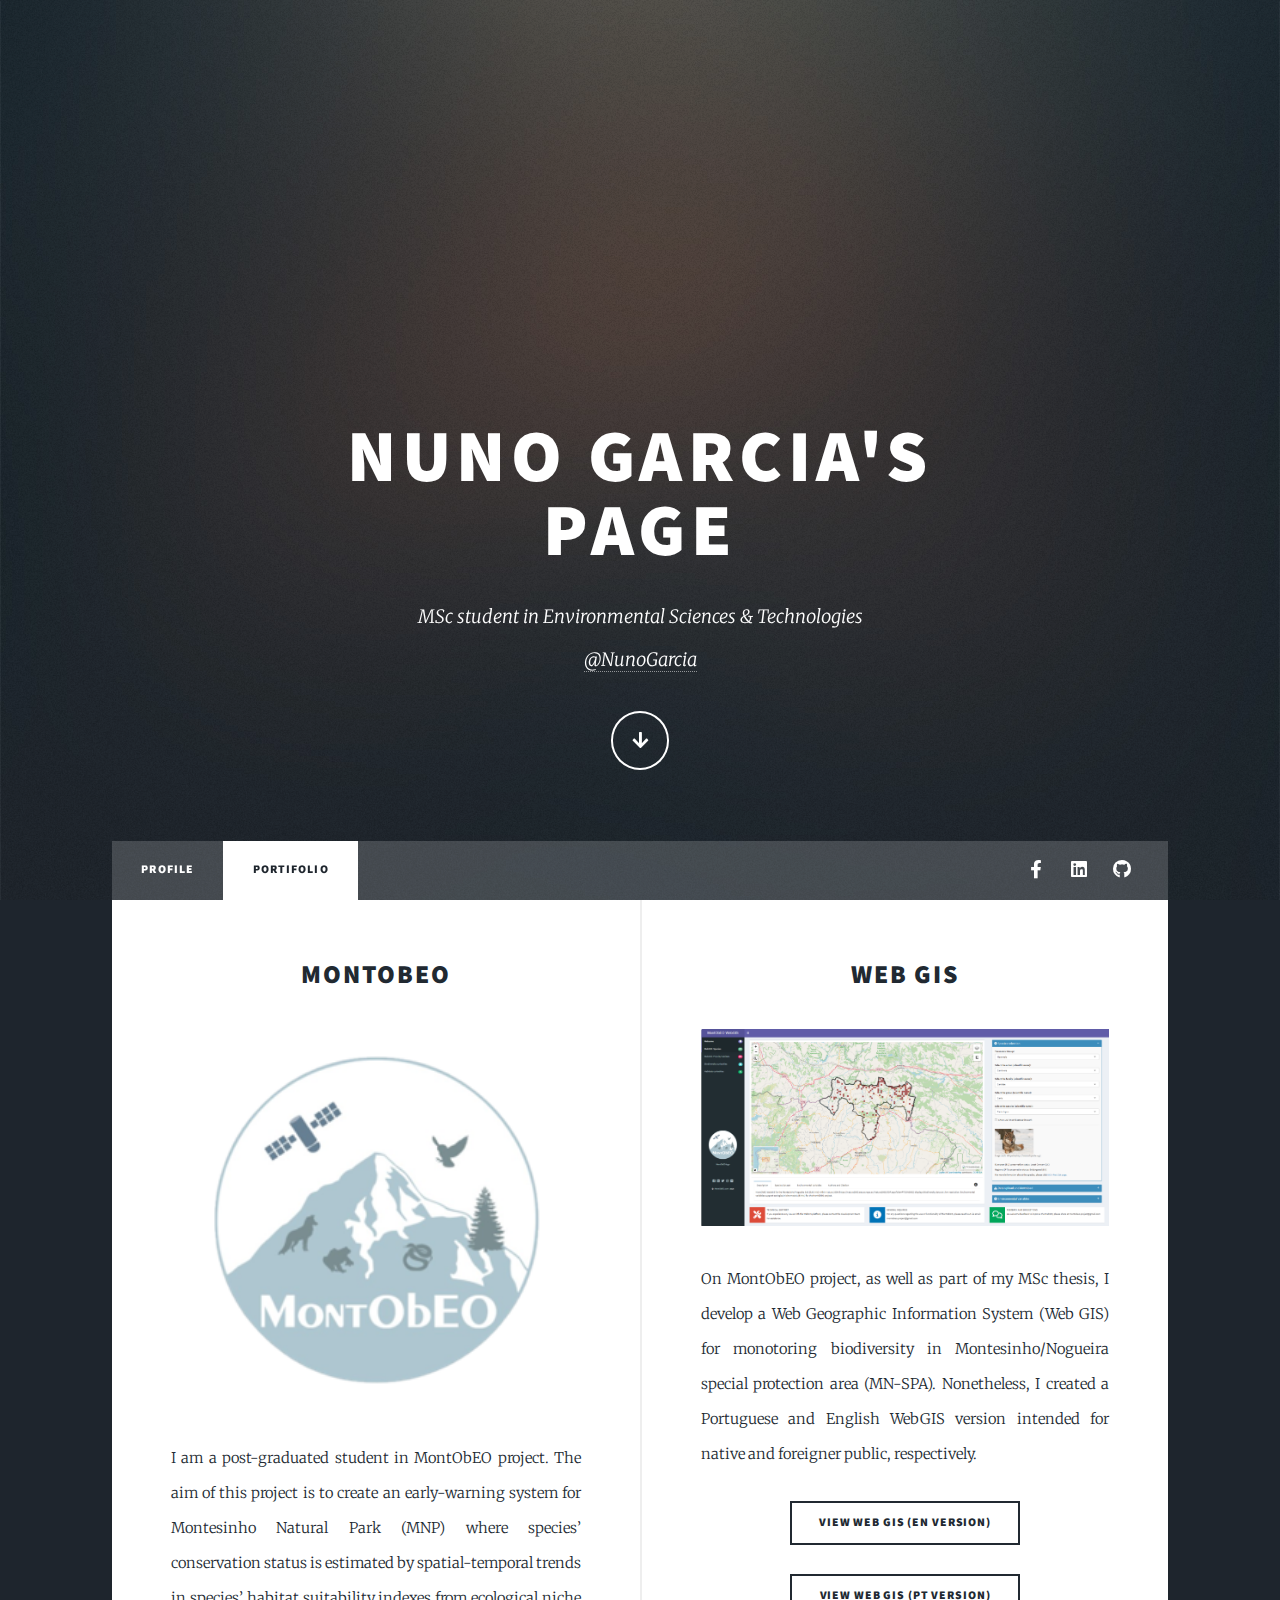
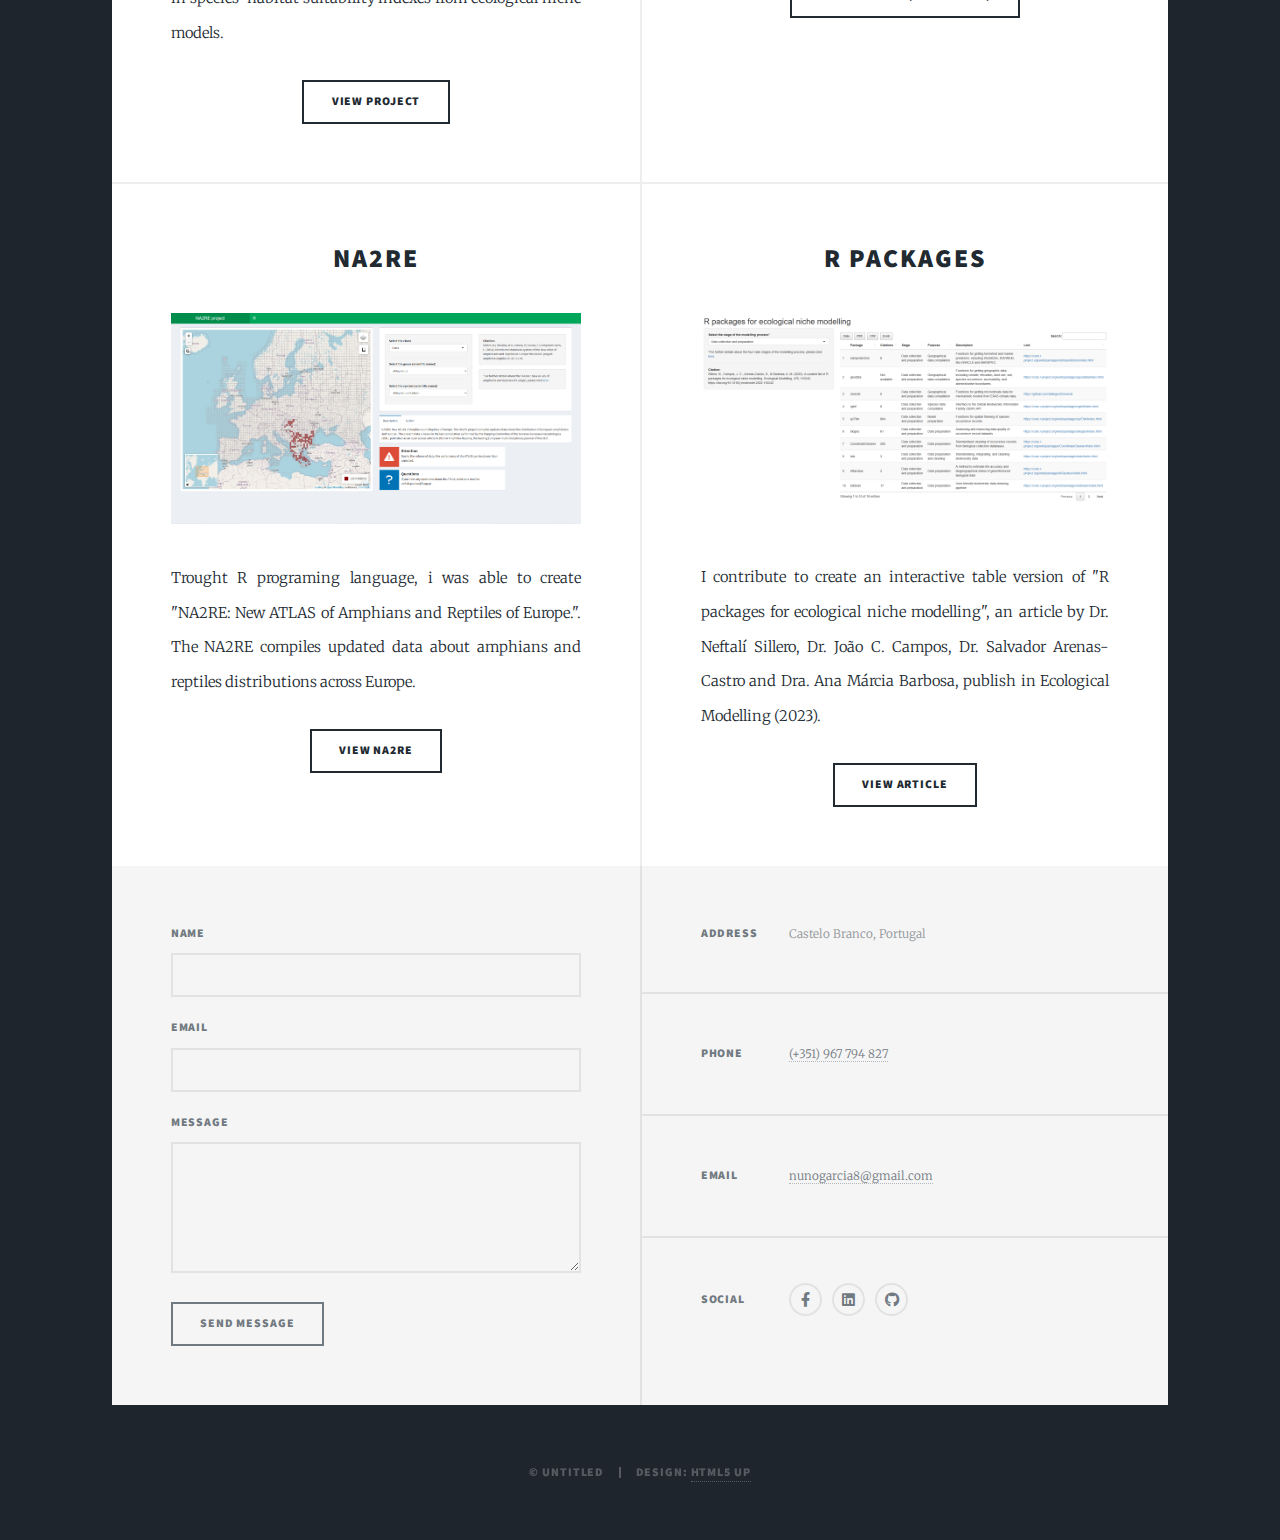
<file: generic.html>
<!DOCTYPE HTML>
<!--
	Massively by HTML5 UP
	html5up.net | @ajlkn
	Free for personal and commercial use under the CCA 3.0 license (html5up.net/license)
-->
<html>
	<head>
		<title>Generic Page - Massively by HTML5 UP</title>
		<meta charset="utf-8" />
		<meta name="viewport" content="width=device-width, initial-scale=1, user-scalable=no" />
		<link rel="stylesheet" href="assets/css/main.css" />
		<noscript><link rel="stylesheet" href="assets/css/noscript.css" /></noscript>
	</head>
	<body class="is-preload">

		<!-- Wrapper -->
			<div id="wrapper">

				<!-- Intro -->
				<div id="intro">
					<h1>Nuno Garcia's<br />
					Page</h1>
					<p>MSc student in Environmental Sciences & Technologies <br /> <a href="https://www.linkedin.com/in/nuno-garcia-97b780158/">@NunoGarcia</a></p>
					<ul class="actions">
						<li><a href="#header" class="button icon solid solo fa-arrow-down scrolly">Continue</a></li>
					</ul>
				</div>

				<!-- Nav -->
					<nav id="nav">
						<ul class="links">
							<li><a href="index.html">Profile</a></li>
							<li class="active"><a href="generic.html">Portifolio</a></li>
						</ul>
						<ul class="icons">
							<li><a href="https://www.facebook.com/nuno.garcia.11" class="icon brands alt fa-facebook-f"><span class="label">fa-facebook-f</span></a></li>
							<li><a href="https://www.linkedin.com/in/nuno-garcia-97b780158/" class="icon brands fa-linkedin"><span class="label">fa-linkedin</span></a></li>
							<li><a href="https://github.com/BravoAlpha2" class="icon brands fa-github"><span class="label">GitHub</span></a></li>
						</ul>
					</nav>

				<!-- Main -->
				<div id="main">
						<section class="posts">
							<article>
								<header>
									<h2><a href="#">MontObEO</a></h2>
								</header>
								<a href="https://montobeo.wordpress.com/" class="image fit"><img src="images\Logo.png" alt="" /></a>
								<p>I am a post-graduated student in MontObEO project. The aim of this project is to create an early-warning system 
									for Montesinho Natural Park (MNP) where
									species’ conservation status is estimated by spatial-temporal 
									trends in species’ habitat suitability
									indexes from ecological niche models. </p>
								<ul class="actions special">
									<li><a href="https://montobeo.wordpress.com/" class="button">View Project</a></li>
								</ul>
							</article>
							<article>
								<header>
									<h2><a href="#">Web GIS</a></h2>
								</header>
								<a href="https://montobeo.shinyapps.io/MN-SPA_WebGIS/" class="image fit"><img src="images\WebGIS.png" alt="" /></a>
								<p> On MontObEO project, as well as part of my MSc thesis, 
									I develop a Web Geographic Information System (Web GIS) 
									for monotoring biodiversity in Montesinho/Nogueira special protection area (MN-SPA). 
									Nonetheless, I created a Portuguese and English WebGIS version intended for native and foreigner public, respectively.</p>
								<ul class="actions special">
									<li><a href="https://montobeo.shinyapps.io/MN-SPA_WebGIS/" class="button">View Web GIS (EN version)</a></li>
								</ul>
								<ul class="actions special">
									<li><a href="https://montobeo.shinyapps.io/MN-SPA_WebSIG/" class="button">View Web GIS (PT version)</a></li>
								</ul>
							</article>
							<article>
								<header>
									<h2><a href="#">NA2RE</h2>
								</header>
								<a href="https://montobeo.shinyapps.io/NA2RE/" class="image fit"><img src="images\NA2RE.png" alt="" /></a>
								<p>Trought R programing language, i was able to create "NA2RE: New ATLAS of Amphians and Reptiles of Europe.".
									The NA2RE compiles updated data about amphians and reptiles distributions across Europe.
								</p>
								<ul class="actions special">
									<li><a href="https://montobeo.shinyapps.io/NA2RE/" class="button">View NA2RE</a></li>
								</ul>
							</article>
							<article>
								<header>
									<h2><a href="#">R packages</h2>
								</header>
								<a href="https://montobeo.shinyapps.io/R_packages_for_enm/" class="image fit"><img src="images\Rpackages.png" alt="" /></a>
								<p> I contribute to create an interactive table version of "R packages for ecological niche modelling", an article by 
									Dr. Neftalí Sillero, Dr. João C. Campos, Dr. Salvador Arenas-Castro and Dra. Ana Márcia Barbosa, 
									publish in Ecological Modelling (2023).
								</p>
								<ul class="actions special">
									<li><a href="https://doi.org/10.1016/j.ecolmodel.2022.110242" class="button">View article</a></li>
								</ul>
							</article>
						</section>
				</div>

				<!-- Footer -->
				<footer id="footer">
					<section>
						<form method="post" action="#">
							<div class="fields">
								<div class="field">
									<label for="name">Name</label>
									<input type="text" name="name" id="name" />
								</div>
								<div class="field">
									<label for="email">Email</label>
									<input type="text" name="email" id="email" />
								</div>
								<div class="field">
									<label for="message">Message</label>
									<textarea name="message" id="message" rows="3"></textarea>
								</div>
							</div>
							<ul class="actions">
								<li><input type="submit" value="Send Message" /></li>
							</ul>
						</form>
					</section>
					<section class="split contact">
						<section class="alt">
							<h3>Address</h3>
							<p>Castelo Branco, Portugal</p>
						</section>
						<section>
							<h3>Phone</h3>
							<p><a href="#">(+351) 967 794 827</a></p>
						</section>
						<section>
							<h3>Email</h3>
							<p><a href="#">nunogarcia8@gmail.com</a></p>
						</section>
						<section>
							<h3>Social</h3>
							<ul class="icons alt">
								<li><a href="#" class="icon brands alt fa-facebook-f"><span class="label">Facebook</span></a></li>
								<li><a href="#" class="icon brands alt fa-linkedin"><span class="label">LinkedIn</span></a></li>
								<li><a href="#" class="icon brands alt fa-github"><span class="label">GitHub</span></a></li>
							</ul>
						</section>
					</section>
				</footer>

				<!-- Copyright -->
					<div id="copyright">
						<ul><li>&copy; Untitled</li><li>Design: <a href="https://html5up.net">HTML5 UP</a></li></ul>
					</div>

			</div>

		<!-- Scripts -->
			<script src="assets/js/jquery.min.js"></script>
			<script src="assets/js/jquery.scrollex.min.js"></script>
			<script src="assets/js/jquery.scrolly.min.js"></script>
			<script src="assets/js/browser.min.js"></script>
			<script src="assets/js/breakpoints.min.js"></script>
			<script src="assets/js/util.js"></script>
			<script src="assets/js/main.js"></script>

	</body>
</html>
</file>
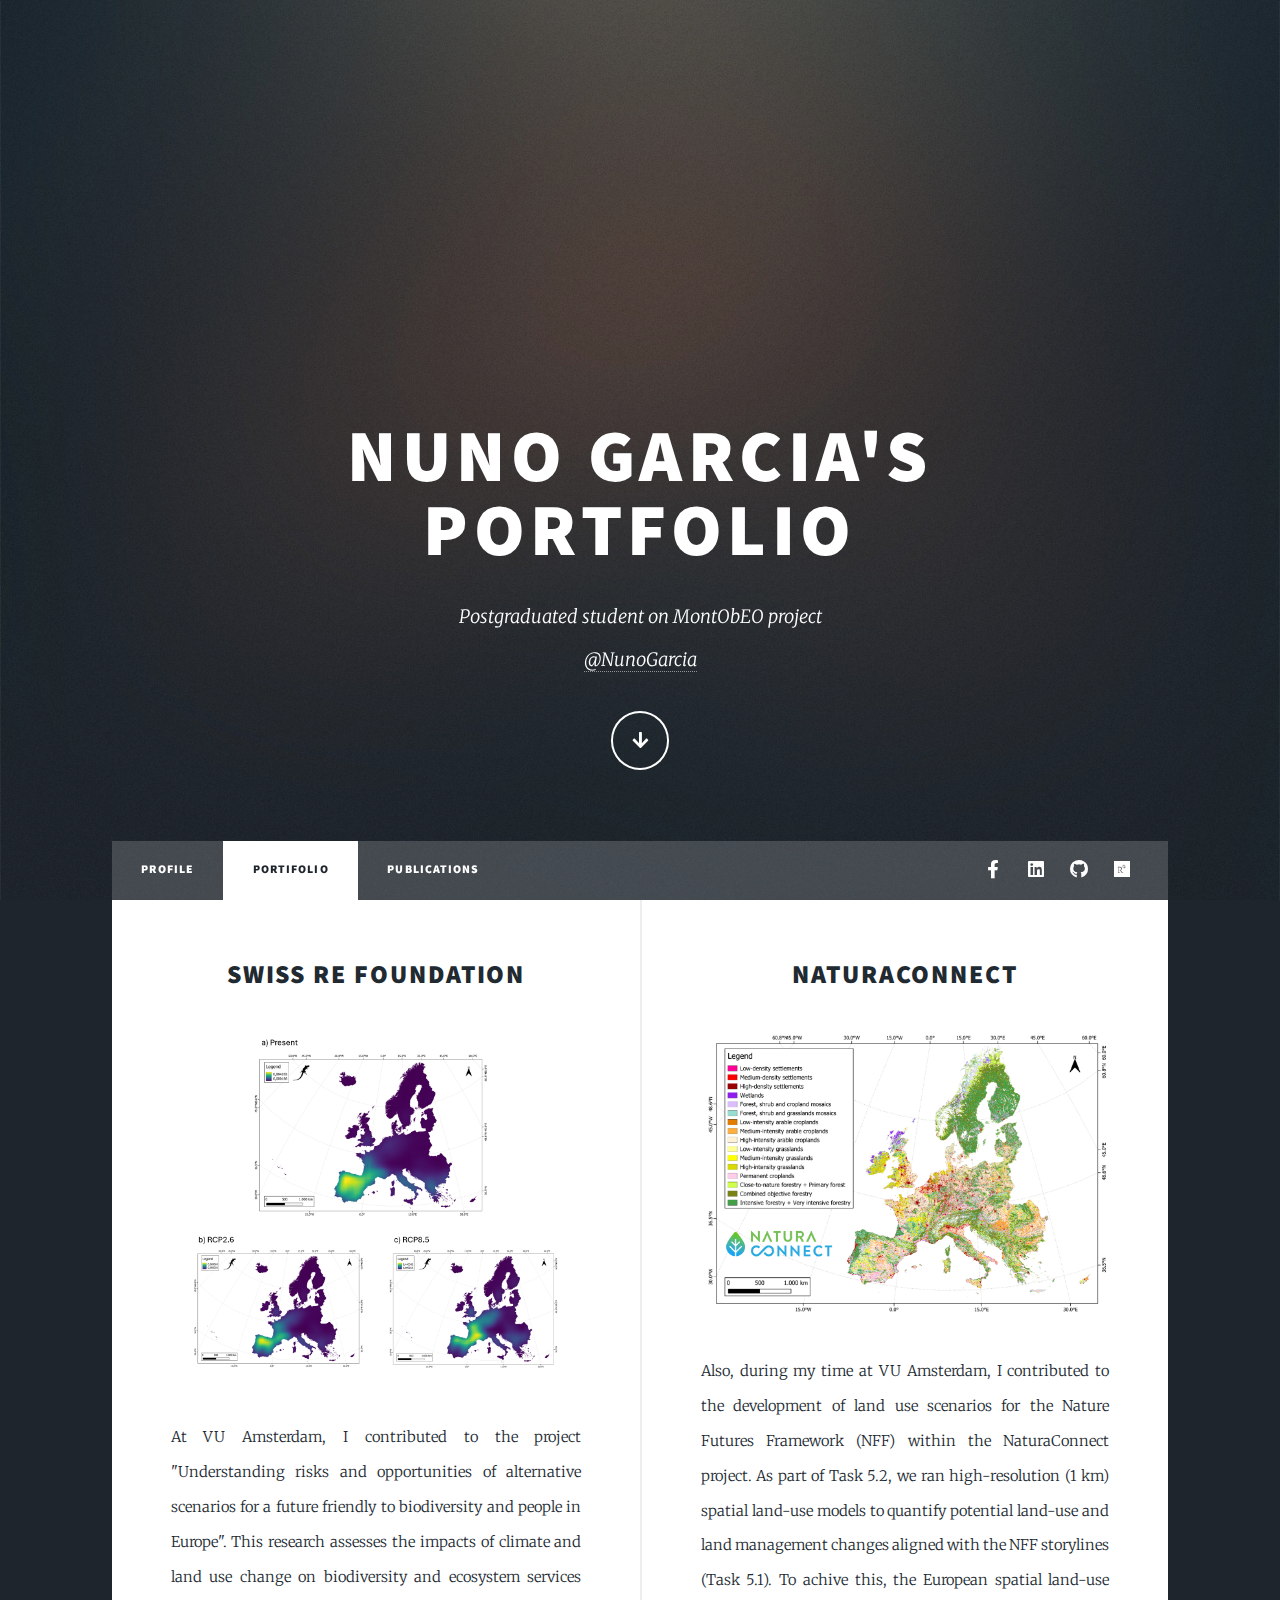
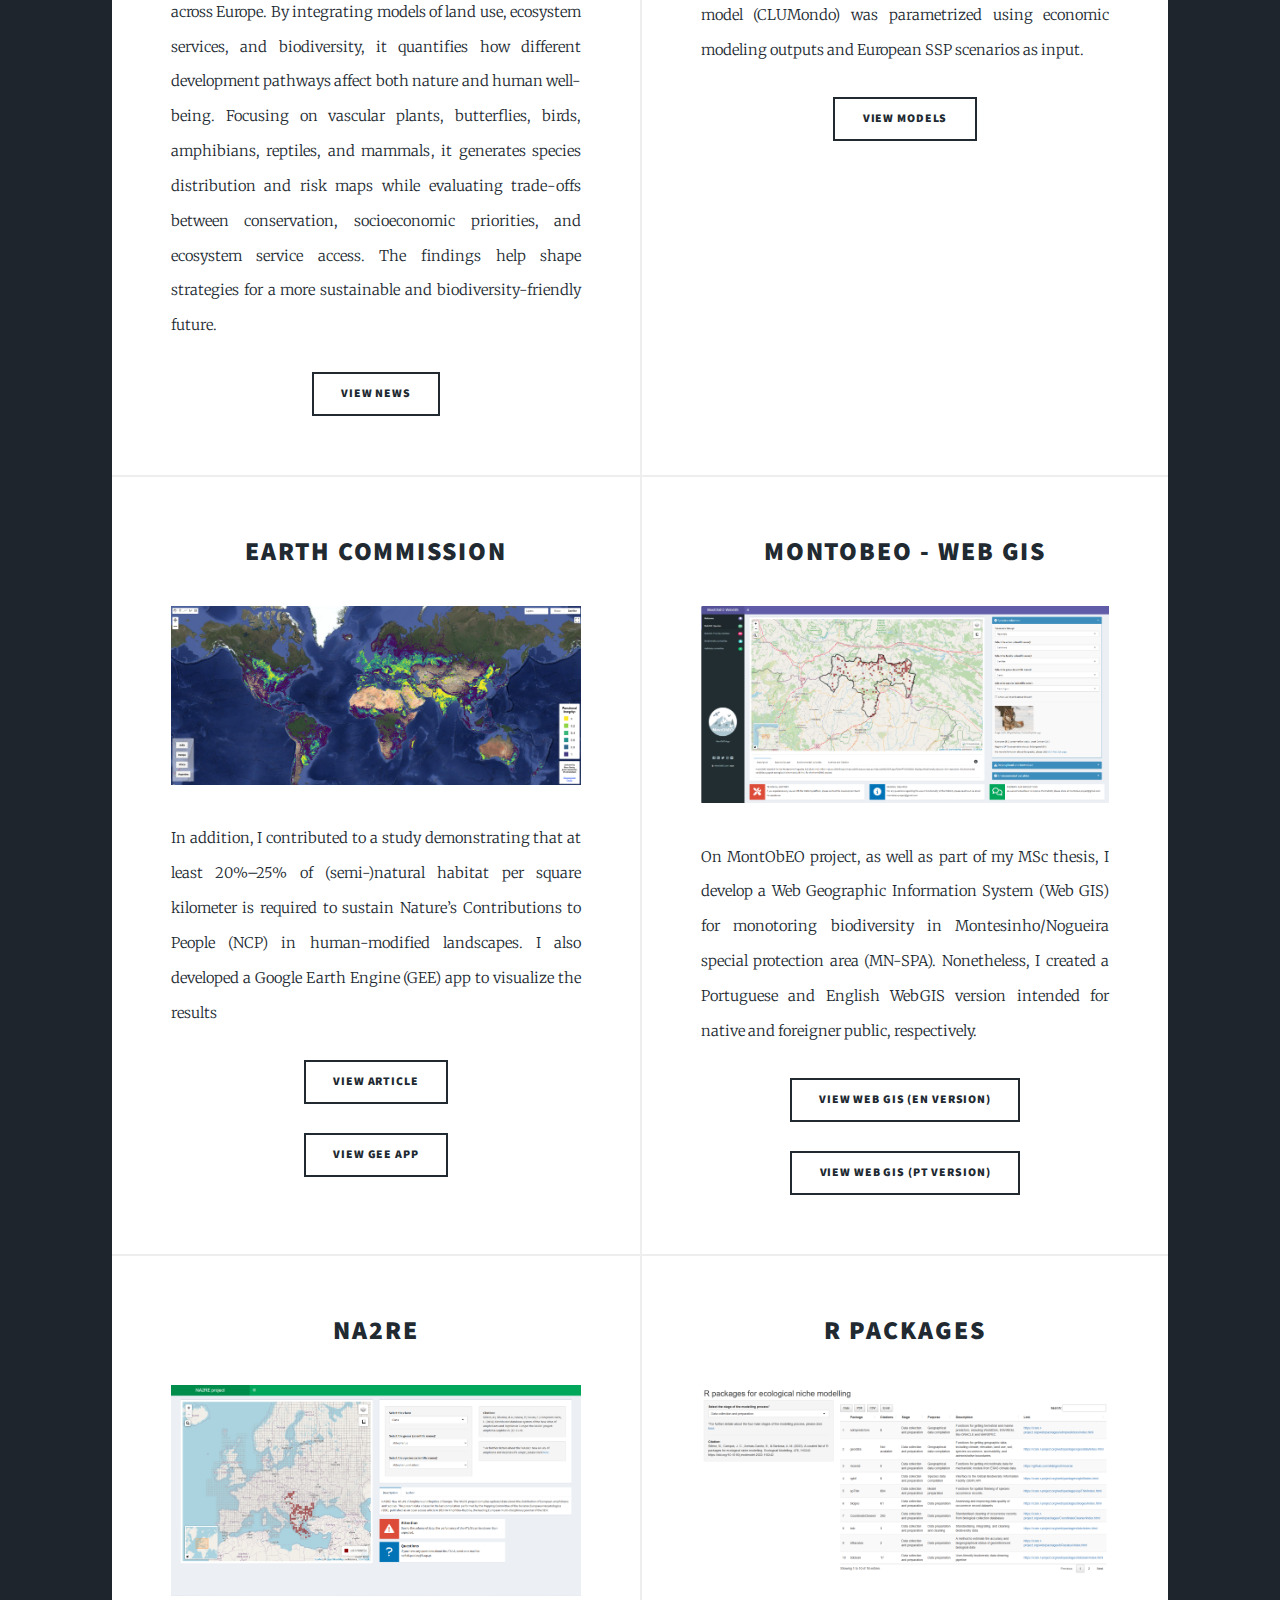
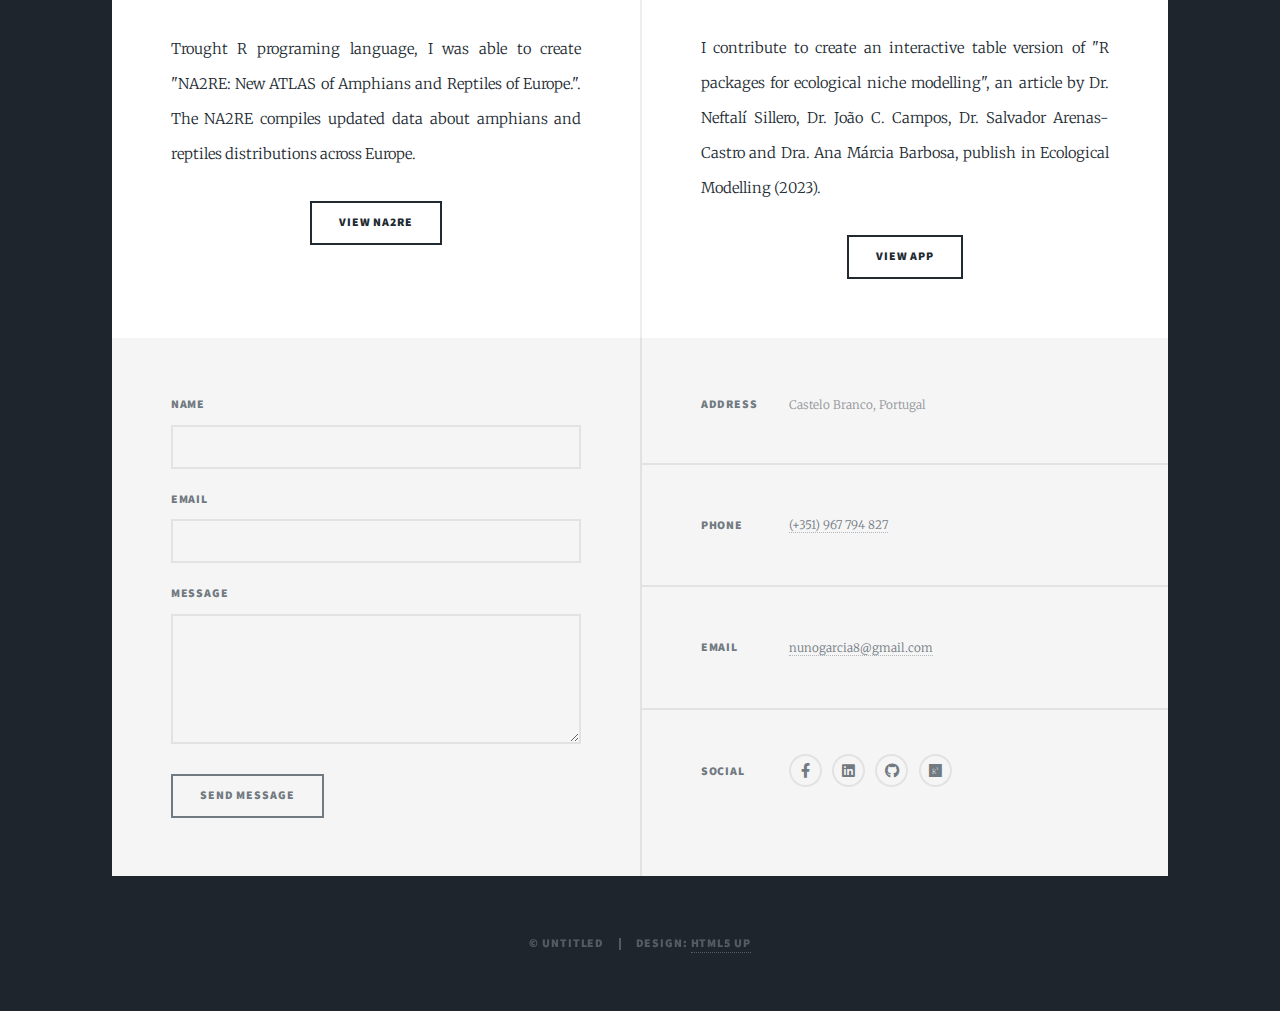
<file: Portfolio.html>
<!DOCTYPE HTML>
<!--
	Massively by HTML5 UP
	html5up.net | @ajlkn
	Free for personal and commercial use under the CCA 3.0 license (html5up.net/license)
-->
<html>
	<head>
		<title>Generic Page - Massively by HTML5 UP</title>
		<meta charset="utf-8" />
		<meta name="viewport" content="width=device-width, initial-scale=1, user-scalable=no" />
		<link rel="stylesheet" href="assets/css/main.css" />
		<noscript><link rel="stylesheet" href="assets/css/noscript.css" /></noscript>
	</head>
	<body class="is-preload">

		<!-- Wrapper -->
			<div id="wrapper">

				<!-- Intro -->
				<div id="intro">
					<h1>Nuno Garcia's<br />
						Portfolio</h1>
					<p>Postgraduated student on MontObEO project<br /> <a href="https://www.linkedin.com/in/nuno-garcia-97b780158/">@NunoGarcia</a></p>
					<ul class="actions">
						<li><a href="#header" class="button icon solid solo fa-arrow-down scrolly">Continue</a></li>
					</ul>
				</div>

				<!-- Nav -->
					<nav id="nav">
						<ul class="links">
							<li><a href="index.html">Profile</a></li>
							<li class="active"><a href="Portfolio.html">Portifolio</a></li>
							<li><a href="Publications.html">Publications</a></li>
						</ul>
						<ul class="icons">
							<li><a href="https://www.facebook.com/nuno.garcia.11" class="icon brands alt fa-facebook-f"><span class="label">fa-facebook-f</span></a></li>
							<li><a href="https://www.linkedin.com/in/nuno-garcia-97b780158/" class="icon brands fa-linkedin"><span class="label">fa-linkedin</span></a></li>
							<li><a href="https://github.com/BravoAlpha2" class="icon brands fa-github"><span class="label">GitHub</span></a></li>
							<li><a href="https://www.researchgate.net/profile/Nuno-Garcia-4?ev=hdr_xprf" class="icon brands fa-researchgate"><span class="label">ResearchGate</span></a></li>
						</ul>
					</nav>

					
				<!-- Main -->
				<div id="main">
						<section class="posts">
							<article>
								<header>
									<h2><a href="#">Swiss Re Foundation</a></h2>
								</header>
								<a href="https://www.swissrefoundation.org/" class="image fit"><img src="images\Swiss.png" alt="" /></a>
								<p> At VU Amsterdam, I contributed to the project "Understanding risks and opportunities of alternative scenarios for a future friendly to biodiversity and people in Europe". 
									This research assesses the impacts of climate and land use change on biodiversity and ecosystem services across Europe. By integrating models of land use, ecosystem services, and biodiversity, it quantifies how different development pathways affect both nature and human well-being.  
									Focusing on vascular plants, butterflies, birds, amphibians, reptiles, and mammals, it generates species distribution and risk maps while evaluating trade-offs between conservation, socioeconomic priorities, and ecosystem service access. The findings help shape strategies for a more sustainable and biodiversity-friendly future.  
								</p>
								<ul class="actions special">
										<li><a href="https://www.swissrefoundation.org/what-we-do/projects/natural-hazard-and-climate-risk-management/Modelling-biodiversity-loss-to-boost-resilience/Biodiversity-and-ecosystem-services-scenarios-modelling-challenge--Winners-2023.html" class="button">View news</a></li>
								</ul>
							</article>
							<article>
								<header>
									<h2><a href="#">NaturaConnect</a></h2>
								</header>
								<a href="https://naturaconnect.eu/" class="image fit"><img src="images\NaturaConnect.png" alt="" /></a>
								<p> Also, during my time at VU Amsterdam, I contributed to the development of land use scenarios for the Nature Futures Framework (NFF) 
									within the NaturaConnect project. As part of Task 5.2, we ran high-resolution (1 km) 
									spatial land-use models to quantify potential land-use and land management changes aligned with the NFF storylines (Task 5.1).
									To achive this, the European spatial land-use model (CLUMondo) was parametrized using economic modeling outputs and European SSP scenarios as input.
								</p>
								<ul class="actions special">
										<li><a href="https://zenodo.org/records/14228230" class="button">View models</a></li>
								</ul>
							</article>
							<article>
								<header>
									<h2><a href="#">Earth Commission</a></h2>
								</header>
								<a href="https://earthcommission.org/news/securing-natures-contributions-to-people-requires-at-least-20-25-semi-natural-habitat-in-human-modified-landscapes/" class="image fit"><img src="images\NCP.png" alt="" /></a>
								<p>In addition, I contributed to a study demonstrating that at least 20%–25% of (semi-)natural habitat per square kilometer is required to sustain Nature’s Contributions to People (NCP) in human-modified landscapes. 
									I also developed a Google Earth Engine (GEE) app to visualize the results</p>
								<ul class="actions special">
										<li><a href="https://doi.org/10.1016/j.oneear.2023.12.008" class="button">View article</a></li>
								</ul>
								<ul class="actions special">
									<li><a href="https://ee-nunogarcia8.projects.earthengine.app/view/naturescontributionstopeople" class="button">View GEE App</a></li>
								</ul>
							</article>
							<article>
								<header>
									<h2><a href="#">MontObEO - Web GIS</a></h2>
								</header>
								<a href="https://montobeo.shinyapps.io/MN-SPA_WebGIS/" class="image fit"><img src="images\WebGIS.png" alt="" /></a>
								<p> On MontObEO project, as well as part of my MSc thesis, 
									I develop a Web Geographic Information System (Web GIS) 
									for monotoring biodiversity in Montesinho/Nogueira special protection area (MN-SPA). 
									Nonetheless, I created a Portuguese and English WebGIS version intended for native and foreigner public, respectively.</p>
								<ul class="actions special">
									<li><a href="https://montobeo.shinyapps.io/MN-SPA_WebGIS/" class="button">View Web GIS (EN version)</a></li>
								</ul>
								<ul class="actions special">
									<li><a href="https://montobeo.shinyapps.io/MN-SPA_WebSIG/" class="button">View Web GIS (PT version)</a></li>
								</ul>
							</article>
							<article>
								<header>
									<h2><a href="#">NA2RE</h2>
								</header>
								<a href="https://montobeo.shinyapps.io/NA2RE/" class="image fit"><img src="images\NA2RE.png" alt="" /></a>
								<p>Trought R programing language, I was able to create "NA2RE: New ATLAS of Amphians and Reptiles of Europe.".
									The NA2RE compiles updated data about amphians and reptiles distributions across Europe.
								</p>
								<ul class="actions special">
									<li><a href="https://montobeo.shinyapps.io/NA2RE/" class="button">View NA2RE</a></li>
								</ul>
							</article>
							<article>
								<header>
									<h2><a href="#">R packages</h2>
								</header>
								<a href="https://montobeo.shinyapps.io/R_packages_for_enm/" class="image fit"><img src="images\Rpackages.png" alt="" /></a>
								<p> I contribute to create an interactive table version of "R packages for ecological niche modelling", an article by 
									Dr. Neftalí Sillero, Dr. João C. Campos, Dr. Salvador Arenas-Castro and Dra. Ana Márcia Barbosa, 
									publish in Ecological Modelling (2023).
								</p>
								<ul class="actions special">
									<li><a href="https://montobeo.shinyapps.io/R_packages_for_enm/" class="button">View app</a></li>
								</ul>
							</article>
						</section>
				</div>

				<!-- Footer -->
				<footer id="footer">
					<section>
						<form method="POST" action="https://formspree.io/f/xkgobrva">
							<div class="fields">
								<div class="field">
									<label for="name">Name</label>
									<input type="text" name="name" id="name" />
								</div>
								<div class="field">
									<label for="email">Email</label>
									<input type="text" name="email" id="email" />
								</div>
								<div class="field">
									<label for="message">Message</label>
									<textarea name="message" id="message" rows="3"></textarea>
								</div>
							</div>
							<ul class="actions">
								<li><input type="submit" value="Send Message" /></li>
							</ul>
						</form>
					</section>
					<section class="split contact">
						<section class="alt">
							<h3>Address</h3>
							<p>Castelo Branco, Portugal</p>
						</section>
						<section>
							<h3>Phone</h3>
							<p><a href="#">(+351) 967 794 827</a></p>
						</section>
						<section>
							<h3>Email</h3>
							<p><a href="#">nunogarcia8@gmail.com</a></p>
						</section>
						<section>
							<h3>Social</h3>
							<ul class="icons alt">
								<li><a href="https://www.facebook.com/nuno.garcia.11" class="icon brands alt fa-facebook-f"><span class="label">fa-facebook-f</span></a></li>
								<li><a href="https://www.linkedin.com/in/nuno-garcia-97b780158/" class="icon brands fa-linkedin"><span class="label">fa-linkedin</span></a></li>
								<li><a href="https://github.com/BravoAlpha2" class="icon brands fa-github"><span class="label">GitHub</span></a></li>
								<li><a href="https://www.researchgate.net/profile/Nuno-Garcia-4?ev=hdr_xprf" class="icon brands fa-researchgate"><span class="label">ResearchGate</span></a></li>
							</ul>
						</section>
					</section>
				</footer>

				<!-- Copyright -->
					<div id="copyright">
						<ul><li>&copy; Untitled</li><li>Design: <a href="https://html5up.net">HTML5 UP</a></li></ul>
					</div>

			</div>

		<!-- Scripts -->
			<script src="assets/js/jquery.min.js"></script>
			<script src="assets/js/jquery.scrollex.min.js"></script>
			<script src="assets/js/jquery.scrolly.min.js"></script>
			<script src="assets/js/browser.min.js"></script>
			<script src="assets/js/breakpoints.min.js"></script>
			<script src="assets/js/util.js"></script>
			<script src="assets/js/main.js"></script>

	</body>
</html>
</file>
<file: assets/css/main.css>
@import url(fontawesome-all.min.css);
@import url("https://fonts.googleapis.com/css?family=Merriweather:300,700,300italic,700italic|Source+Sans+Pro:900");

/*
	Massively by HTML5 UP
	html5up.net | @ajlkn
	Free for personal and commercial use under the CCA 3.0 license (html5up.net/license)
*/

html, body, div, span, applet, object,
iframe, h1, h2, h3, h4, h5, h6, p, blockquote,
pre, a, abbr, acronym, address, big, cite,
code, del, dfn, em, img, ins, kbd, q, s, samp,
small, strike, strong, sub, sup, tt, var, b,
u, i, center, dl, dt, dd, ol, ul, li, fieldset,
form, label, legend, table, caption, tbody,
tfoot, thead, tr, th, td, article, aside,
canvas, details, embed, figure, figcaption,
footer, header, hgroup, menu, nav, output, ruby,
section, summary, time, mark, audio, video {
	margin: 0;
	padding: 0;
	border: 0;
	font-size: 100%;
	font: inherit;
	vertical-align: baseline;}

article, aside, details, figcaption, figure,
footer, header, hgroup, menu, nav, section {
	display: block;}

body {
	line-height: 1;
}

ol, ul {
	list-style: none;
}

blockquote, q {
	quotes: none;
}

	blockquote:before, blockquote:after, q:before, q:after {
		content: '';
		content: none;
	}

table {
	border-collapse: collapse;
	border-spacing: 0;
}

body {
	-webkit-text-size-adjust: none;
}

mark {
	background-color: transparent;
	color: inherit;
}

input::-moz-focus-inner {
	border: 0;
	padding: 0;
}

input, select, textarea {
	-moz-appearance: none;
	-webkit-appearance: none;
	-ms-appearance: none;
	appearance: none;
}

/* Basic */

	@-ms-viewport {
		width: device-width;
	}

	body {
		-ms-overflow-style: scrollbar;
	}

	@media screen and (max-width: 480px) {

		html, body {
			min-width: 320px;
		}

	}

	html {
		box-sizing: border-box;
	}

	*, *:before, *:after {
		box-sizing: inherit;
	}

	body {
		background-color: #1e252d;
	}

		body.is-preload *, body.is-preload *:before, body.is-preload *:after {
			-moz-animation: none !important;
			-webkit-animation: none !important;
			-ms-animation: none !important;
			animation: none !important;
			-moz-transition: none !important;
			-webkit-transition: none !important;
			-ms-transition: none !important;
			transition: none !important;
		}

/* Type */

	html {
		font-size: 16pt;
	}

		@media screen and (max-width: 1680px) {

			html {
				font-size: 12pt;
			}

		}

		@media screen and (max-width: 1280px) {

			html {
				font-size: 11pt;
			}

		}

		@media screen and (max-width: 360px) {

			html {
				font-size: 10pt;
			}

		}

	body {
		color: #212931;
	}

	body, input, select, textarea {
		font-family: "Merriweather", Georgia, serif;
		font-weight: 300;
		font-size: 1rem;
		line-height: 2.375;
	}

	a {
		-moz-transition: color 0.2s ease-in-out, background-color 0.2s ease-in-out, border-color 0.2s ease-in-out, box-shadow 0.2s ease-in-out;
		-webkit-transition: color 0.2s ease-in-out, background-color 0.2s ease-in-out, border-color 0.2s ease-in-out, box-shadow 0.2s ease-in-out;
		-ms-transition: color 0.2s ease-in-out, background-color 0.2s ease-in-out, border-color 0.2s ease-in-out, box-shadow 0.2s ease-in-out;
		transition: color 0.2s ease-in-out, background-color 0.2s ease-in-out, border-color 0.2s ease-in-out, box-shadow 0.2s ease-in-out;
		border-bottom: dotted 1px;
		text-decoration: none;
	}

		a:hover {
			border-bottom-color: transparent;
		}

	strong, b {
		font-weight: 600;
	}

	em, i {
		font-style: italic;
	}

	p {
		text-align: justify;
		margin: 0 0 2rem 0;
	}

	h1, h2, h3, h4, h5, h6 {
		font-family: "Source Sans Pro", Helvetica, sans-serif;
		font-weight: 900;
		line-height: 1.5;
		letter-spacing: 0.075em;
		text-transform: uppercase;
		margin: 0 0 1rem 0;
	}

		h1 a, h2 a, h3 a, h4 a, h5 a, h6 a {
			border-bottom: 0;
			color: inherit;
			text-decoration: none;
		}

	h1 {
		font-size: 4rem;
		line-height: 1.1;
		margin: 0 0 2rem 0;
	}

	h2 {
		font-size: 1.75rem;
		line-height: 1.3;
		margin: 0 0 1.5rem 0;
	}

	h3 {
		font-size: 1.25rem;
		margin: 0 0 1.5rem 0;
	}

	h4 {
		font-size: 1rem;
	}

	h5 {
		font-size: 0.9rem;
	}

	h6 {
		font-size: 0.8rem;
	}

	sub {
		font-size: 0.8rem;
		position: relative;
		top: 0.5rem;
	}

	sup {
		font-size: 0.8rem;
		position: relative;
		top: -0.5rem;
	}

	blockquote {
		border-left: solid 4px;
		font-style: italic;
		margin: 0 0 2rem 0;
		padding: 0.5rem 0 0.5rem 2rem;
	}

	code {
		border: solid 2px;
		font-family: "Courier New", monospace;
		font-size: 0.9rem;
		margin: 0 0.25rem;
		padding: 0.25rem 0.65rem;
	}

	pre {
		-webkit-overflow-scrolling: touch;
		font-family: "Courier New", monospace;
		font-size: 0.9rem;
		margin: 0 0 2rem 0;
	}

		pre code {
			display: block;
			line-height: 1.75;
			padding: 1rem 1.5rem;
			overflow-x: auto;
		}

	hr {
		border: 0;
		border-bottom: solid 2px;
		margin: 3rem 0;
	}

		hr.major {
			margin: 5rem 0;
		}

	.align-left {
		text-align: left;
	}

	.align-center {
		text-align: center;
	}

	.align-right {
		text-align: right;
	}

	input, select, textarea {
		color: #212931;
	}

	a {
		color: #212931;
		border-bottom-color: rgba(33, 41, 49, 0.5);
	}

		a:hover {
			border-bottom-color: transparent;
			color: #18bfef !important;
		}

	strong, b {
		color: #212931;
	}

	h1, h2, h3, h4, h5, h6 {
		color: #212931;
	}

	blockquote {
		border-left-color: #eeeeee;
	}

	code {
		background: rgba(220, 220, 220, 0.25);
		border-color: #eeeeee;
	}

	hr {
		border-bottom-color: #eeeeee;
	}

/* Row */

	.row {
		display: flex;
		flex-wrap: wrap;
		box-sizing: border-box;
		align-items: stretch;
	}

		.row > * {
			box-sizing: border-box;
		}

		.row.gtr-uniform > * > :last-child {
			margin-bottom: 0;
		}

		.row.aln-left {
			justify-content: flex-start;
		}

		.row.aln-center {
			justify-content: center;
		}

		.row.aln-right {
			justify-content: flex-end;
		}

		.row.aln-top {
			align-items: flex-start;
		}

		.row.aln-middle {
			align-items: center;
		}

		.row.aln-bottom {
			align-items: flex-end;
		}

		.row > .imp {
			order: -1;
		}

		.row > .col-1 {
			width: 8.33333%;
		}

		.row > .off-1 {
			margin-left: 8.33333%;
		}

		.row > .col-2 {
			width: 16.66667%;
		}

		.row > .off-2 {
			margin-left: 16.66667%;
		}

		.row > .col-3 {
			width: 25%;
		}

		.row > .off-3 {
			margin-left: 25%;
		}

		.row > .col-4 {
			width: 33.33333%;
		}

		.row > .off-4 {
			margin-left: 33.33333%;
		}

		.row > .col-5 {
			width: 41.66667%;
		}

		.row > .off-5 {
			margin-left: 41.66667%;
		}

		.row > .col-6 {
			width: 50%;
		}

		.row > .off-6 {
			margin-left: 50%;
		}

		.row > .col-7 {
			width: 58.33333%;
		}

		.row > .off-7 {
			margin-left: 58.33333%;
		}

		.row > .col-8 {
			width: 66.66667%;
		}

		.row > .off-8 {
			margin-left: 66.66667%;
		}

		.row > .col-9 {
			width: 75%;
		}

		.row > .off-9 {
			margin-left: 75%;
		}

		.row > .col-10 {
			width: 83.33333%;
		}

		.row > .off-10 {
			margin-left: 83.33333%;
		}

		.row > .col-11 {
			width: 91.66667%;
		}

		.row > .off-11 {
			margin-left: 91.66667%;
		}

		.row > .col-12 {
			width: 100%;
		}

		.row > .off-12 {
			margin-left: 100%;
		}

		.row.gtr-0 {
			margin-top: 0;
			margin-left: 0rem;
		}

			.row.gtr-0 > * {
				padding: 0 0 0 0rem;
			}

			.row.gtr-0.gtr-uniform {
				margin-top: 0rem;
			}

				.row.gtr-0.gtr-uniform > * {
					padding-top: 0rem;
				}

		.row.gtr-25 {
			margin-top: 0;
			margin-left: -0.375rem;
		}

			.row.gtr-25 > * {
				padding: 0 0 0 0.375rem;
			}

			.row.gtr-25.gtr-uniform {
				margin-top: -0.375rem;
			}

				.row.gtr-25.gtr-uniform > * {
					padding-top: 0.375rem;
				}

		.row.gtr-50 {
			margin-top: 0;
			margin-left: -0.75rem;
		}

			.row.gtr-50 > * {
				padding: 0 0 0 0.75rem;
			}

			.row.gtr-50.gtr-uniform {
				margin-top: -0.75rem;
			}

				.row.gtr-50.gtr-uniform > * {
					padding-top: 0.75rem;
				}

		.row {
			margin-top: 0;
			margin-left: -1.5rem;
		}

			.row > * {
				padding: 0 0 0 1.5rem;
			}

			.row.gtr-uniform {
				margin-top: -1.5rem;
			}

				.row.gtr-uniform > * {
					padding-top: 1.5rem;
				}

		.row.gtr-150 {
			margin-top: 0;
			margin-left: -2.25rem;
		}

			.row.gtr-150 > * {
				padding: 0 0 0 2.25rem;
			}

			.row.gtr-150.gtr-uniform {
				margin-top: -2.25rem;
			}

				.row.gtr-150.gtr-uniform > * {
					padding-top: 2.25rem;
				}

		.row.gtr-200 {
			margin-top: 0;
			margin-left: -3rem;
		}

			.row.gtr-200 > * {
				padding: 0 0 0 3rem;
			}

			.row.gtr-200.gtr-uniform {
				margin-top: -3rem;
			}

				.row.gtr-200.gtr-uniform > * {
					padding-top: 3rem;
				}

		@media screen and (max-width: 1680px) {

			.row {
				display: flex;
				flex-wrap: wrap;
				box-sizing: border-box;
				align-items: stretch;
			}

				.row > * {
					box-sizing: border-box;
				}

				.row.gtr-uniform > * > :last-child {
					margin-bottom: 0;
				}

				.row.aln-left {
					justify-content: flex-start;
				}

				.row.aln-center {
					justify-content: center;
				}

				.row.aln-right {
					justify-content: flex-end;
				}

				.row.aln-top {
					align-items: flex-start;
				}

				.row.aln-middle {
					align-items: center;
				}

				.row.aln-bottom {
					align-items: flex-end;
				}

				.row > .imp-xlarge {
					order: -1;
				}

				.row > .col-1-xlarge {
					width: 8.33333%;
				}

				.row > .off-1-xlarge {
					margin-left: 8.33333%;
				}

				.row > .col-2-xlarge {
					width: 16.66667%;
				}

				.row > .off-2-xlarge {
					margin-left: 16.66667%;
				}

				.row > .col-3-xlarge {
					width: 25%;
				}

				.row > .off-3-xlarge {
					margin-left: 25%;
				}

				.row > .col-4-xlarge {
					width: 33.33333%;
				}

				.row > .off-4-xlarge {
					margin-left: 33.33333%;
				}

				.row > .col-5-xlarge {
					width: 41.66667%;
				}

				.row > .off-5-xlarge {
					margin-left: 41.66667%;
				}

				.row > .col-6-xlarge {
					width: 50%;
				}

				.row > .off-6-xlarge {
					margin-left: 50%;
				}

				.row > .col-7-xlarge {
					width: 58.33333%;
				}

				.row > .off-7-xlarge {
					margin-left: 58.33333%;
				}

				.row > .col-8-xlarge {
					width: 66.66667%;
				}

				.row > .off-8-xlarge {
					margin-left: 66.66667%;
				}

				.row > .col-9-xlarge {
					width: 75%;
				}

				.row > .off-9-xlarge {
					margin-left: 75%;
				}

				.row > .col-10-xlarge {
					width: 83.33333%;
				}

				.row > .off-10-xlarge {
					margin-left: 83.33333%;
				}

				.row > .col-11-xlarge {
					width: 91.66667%;
				}

				.row > .off-11-xlarge {
					margin-left: 91.66667%;
				}

				.row > .col-12-xlarge {
					width: 100%;
				}

				.row > .off-12-xlarge {
					margin-left: 100%;
				}

				.row.gtr-0 {
					margin-top: 0;
					margin-left: 0rem;
				}

					.row.gtr-0 > * {
						padding: 0 0 0 0rem;
					}

					.row.gtr-0.gtr-uniform {
						margin-top: 0rem;
					}

						.row.gtr-0.gtr-uniform > * {
							padding-top: 0rem;
						}

				.row.gtr-25 {
					margin-top: 0;
					margin-left: -0.375rem;
				}

					.row.gtr-25 > * {
						padding: 0 0 0 0.375rem;
					}

					.row.gtr-25.gtr-uniform {
						margin-top: -0.375rem;
					}

						.row.gtr-25.gtr-uniform > * {
							padding-top: 0.375rem;
						}

				.row.gtr-50 {
					margin-top: 0;
					margin-left: -0.75rem;
				}

					.row.gtr-50 > * {
						padding: 0 0 0 0.75rem;
					}

					.row.gtr-50.gtr-uniform {
						margin-top: -0.75rem;
					}

						.row.gtr-50.gtr-uniform > * {
							padding-top: 0.75rem;
						}

				.row {
					margin-top: 0;
					margin-left: -1.5rem;
				}

					.row > * {
						padding: 0 0 0 1.5rem;
					}

					.row.gtr-uniform {
						margin-top: -1.5rem;
					}

						.row.gtr-uniform > * {
							padding-top: 1.5rem;
						}

				.row.gtr-150 {
					margin-top: 0;
					margin-left: -2.25rem;
				}

					.row.gtr-150 > * {
						padding: 0 0 0 2.25rem;
					}

					.row.gtr-150.gtr-uniform {
						margin-top: -2.25rem;
					}

						.row.gtr-150.gtr-uniform > * {
							padding-top: 2.25rem;
						}

				.row.gtr-200 {
					margin-top: 0;
					margin-left: -3rem;
				}

					.row.gtr-200 > * {
						padding: 0 0 0 3rem;
					}

					.row.gtr-200.gtr-uniform {
						margin-top: -3rem;
					}

						.row.gtr-200.gtr-uniform > * {
							padding-top: 3rem;
						}

		}

		@media screen and (max-width: 1280px) {

			.row {
				display: flex;
				flex-wrap: wrap;
				box-sizing: border-box;
				align-items: stretch;
			}

				.row > * {
					box-sizing: border-box;
				}

				.row.gtr-uniform > * > :last-child {
					margin-bottom: 0;
				}

				.row.aln-left {
					justify-content: flex-start;
				}

				.row.aln-center {
					justify-content: center;
				}

				.row.aln-right {
					justify-content: flex-end;
				}

				.row.aln-top {
					align-items: flex-start;
				}

				.row.aln-middle {
					align-items: center;
				}

				.row.aln-bottom {
					align-items: flex-end;
				}

				.row > .imp-large {
					order: -1;
				}

				.row > .col-1-large {
					width: 8.33333%;
				}

				.row > .off-1-large {
					margin-left: 8.33333%;
				}

				.row > .col-2-large {
					width: 16.66667%;
				}

				.row > .off-2-large {
					margin-left: 16.66667%;
				}

				.row > .col-3-large {
					width: 25%;
				}

				.row > .off-3-large {
					margin-left: 25%;
				}

				.row > .col-4-large {
					width: 33.33333%;
				}

				.row > .off-4-large {
					margin-left: 33.33333%;
				}

				.row > .col-5-large {
					width: 41.66667%;
				}

				.row > .off-5-large {
					margin-left: 41.66667%;
				}

				.row > .col-6-large {
					width: 50%;
				}

				.row > .off-6-large {
					margin-left: 50%;
				}

				.row > .col-7-large {
					width: 58.33333%;
				}

				.row > .off-7-large {
					margin-left: 58.33333%;
				}

				.row > .col-8-large {
					width: 66.66667%;
				}

				.row > .off-8-large {
					margin-left: 66.66667%;
				}

				.row > .col-9-large {
					width: 75%;
				}

				.row > .off-9-large {
					margin-left: 75%;
				}

				.row > .col-10-large {
					width: 83.33333%;
				}

				.row > .off-10-large {
					margin-left: 83.33333%;
				}

				.row > .col-11-large {
					width: 91.66667%;
				}

				.row > .off-11-large {
					margin-left: 91.66667%;
				}

				.row > .col-12-large {
					width: 100%;
				}

				.row > .off-12-large {
					margin-left: 100%;
				}

				.row.gtr-0 {
					margin-top: 0;
					margin-left: 0rem;
				}

					.row.gtr-0 > * {
						padding: 0 0 0 0rem;
					}

					.row.gtr-0.gtr-uniform {
						margin-top: 0rem;
					}

						.row.gtr-0.gtr-uniform > * {
							padding-top: 0rem;
						}

				.row.gtr-25 {
					margin-top: 0;
					margin-left: -0.375rem;
				}

					.row.gtr-25 > * {
						padding: 0 0 0 0.375rem;
					}

					.row.gtr-25.gtr-uniform {
						margin-top: -0.375rem;
					}

						.row.gtr-25.gtr-uniform > * {
							padding-top: 0.375rem;
						}

				.row.gtr-50 {
					margin-top: 0;
					margin-left: -0.75rem;
				}

					.row.gtr-50 > * {
						padding: 0 0 0 0.75rem;
					}

					.row.gtr-50.gtr-uniform {
						margin-top: -0.75rem;
					}

						.row.gtr-50.gtr-uniform > * {
							padding-top: 0.75rem;
						}

				.row {
					margin-top: 0;
					margin-left: -1.5rem;
				}

					.row > * {
						padding: 0 0 0 1.5rem;
					}

					.row.gtr-uniform {
						margin-top: -1.5rem;
					}

						.row.gtr-uniform > * {
							padding-top: 1.5rem;
						}

				.row.gtr-150 {
					margin-top: 0;
					margin-left: -2.25rem;
				}

					.row.gtr-150 > * {
						padding: 0 0 0 2.25rem;
					}

					.row.gtr-150.gtr-uniform {
						margin-top: -2.25rem;
					}

						.row.gtr-150.gtr-uniform > * {
							padding-top: 2.25rem;
						}

				.row.gtr-200 {
					margin-top: 0;
					margin-left: -3rem;
				}

					.row.gtr-200 > * {
						padding: 0 0 0 3rem;
					}

					.row.gtr-200.gtr-uniform {
						margin-top: -3rem;
					}

						.row.gtr-200.gtr-uniform > * {
							padding-top: 3rem;
						}

		}

		@media screen and (max-width: 980px) {

			.row {
				display: flex;
				flex-wrap: wrap;
				box-sizing: border-box;
				align-items: stretch;
			}

				.row > * {
					box-sizing: border-box;
				}

				.row.gtr-uniform > * > :last-child {
					margin-bottom: 0;
				}

				.row.aln-left {
					justify-content: flex-start;
				}

				.row.aln-center {
					justify-content: center;
				}

				.row.aln-right {
					justify-content: flex-end;
				}

				.row.aln-top {
					align-items: flex-start;
				}

				.row.aln-middle {
					align-items: center;
				}

				.row.aln-bottom {
					align-items: flex-end;
				}

				.row > .imp-medium {
					order: -1;
				}

				.row > .col-1-medium {
					width: 8.33333%;
				}

				.row > .off-1-medium {
					margin-left: 8.33333%;
				}

				.row > .col-2-medium {
					width: 16.66667%;
				}

				.row > .off-2-medium {
					margin-left: 16.66667%;
				}

				.row > .col-3-medium {
					width: 25%;
				}

				.row > .off-3-medium {
					margin-left: 25%;
				}

				.row > .col-4-medium {
					width: 33.33333%;
				}

				.row > .off-4-medium {
					margin-left: 33.33333%;
				}

				.row > .col-5-medium {
					width: 41.66667%;
				}

				.row > .off-5-medium {
					margin-left: 41.66667%;
				}

				.row > .col-6-medium {
					width: 50%;
				}

				.row > .off-6-medium {
					margin-left: 50%;
				}

				.row > .col-7-medium {
					width: 58.33333%;
				}

				.row > .off-7-medium {
					margin-left: 58.33333%;
				}

				.row > .col-8-medium {
					width: 66.66667%;
				}

				.row > .off-8-medium {
					margin-left: 66.66667%;
				}

				.row > .col-9-medium {
					width: 75%;
				}

				.row > .off-9-medium {
					margin-left: 75%;
				}

				.row > .col-10-medium {
					width: 83.33333%;
				}

				.row > .off-10-medium {
					margin-left: 83.33333%;
				}

				.row > .col-11-medium {
					width: 91.66667%;
				}

				.row > .off-11-medium {
					margin-left: 91.66667%;
				}

				.row > .col-12-medium {
					width: 100%;
				}

				.row > .off-12-medium {
					margin-left: 100%;
				}

				.row.gtr-0 {
					margin-top: 0;
					margin-left: 0rem;
				}

					.row.gtr-0 > * {
						padding: 0 0 0 0rem;
					}

					.row.gtr-0.gtr-uniform {
						margin-top: 0rem;
					}

						.row.gtr-0.gtr-uniform > * {
							padding-top: 0rem;
						}

				.row.gtr-25 {
					margin-top: 0;
					margin-left: -0.375rem;
				}

					.row.gtr-25 > * {
						padding: 0 0 0 0.375rem;
					}

					.row.gtr-25.gtr-uniform {
						margin-top: -0.375rem;
					}

						.row.gtr-25.gtr-uniform > * {
							padding-top: 0.375rem;
						}

				.row.gtr-50 {
					margin-top: 0;
					margin-left: -0.75rem;
				}

					.row.gtr-50 > * {
						padding: 0 0 0 0.75rem;
					}

					.row.gtr-50.gtr-uniform {
						margin-top: -0.75rem;
					}

						.row.gtr-50.gtr-uniform > * {
							padding-top: 0.75rem;
						}

				.row {
					margin-top: 0;
					margin-left: -1.5rem;
				}

					.row > * {
						padding: 0 0 0 1.5rem;
					}

					.row.gtr-uniform {
						margin-top: -1.5rem;
					}

						.row.gtr-uniform > * {
							padding-top: 1.5rem;
						}

				.row.gtr-150 {
					margin-top: 0;
					margin-left: -2.25rem;
				}

					.row.gtr-150 > * {
						padding: 0 0 0 2.25rem;
					}

					.row.gtr-150.gtr-uniform {
						margin-top: -2.25rem;
					}

						.row.gtr-150.gtr-uniform > * {
							padding-top: 2.25rem;
						}

				.row.gtr-200 {
					margin-top: 0;
					margin-left: -3rem;
				}

					.row.gtr-200 > * {
						padding: 0 0 0 3rem;
					}

					.row.gtr-200.gtr-uniform {
						margin-top: -3rem;
					}

						.row.gtr-200.gtr-uniform > * {
							padding-top: 3rem;
						}

		}

		@media screen and (max-width: 736px) {

			.row {
				display: flex;
				flex-wrap: wrap;
				box-sizing: border-box;
				align-items: stretch;
			}

				.row > * {
					box-sizing: border-box;
				}

				.row.gtr-uniform > * > :last-child {
					margin-bottom: 0;
				}

				.row.aln-left {
					justify-content: flex-start;
				}

				.row.aln-center {
					justify-content: center;
				}

				.row.aln-right {
					justify-content: flex-end;
				}

				.row.aln-top {
					align-items: flex-start;
				}

				.row.aln-middle {
					align-items: center;
				}

				.row.aln-bottom {
					align-items: flex-end;
				}

				.row > .imp-small {
					order: -1;
				}

				.row > .col-1-small {
					width: 8.33333%;
				}

				.row > .off-1-small {
					margin-left: 8.33333%;
				}

				.row > .col-2-small {
					width: 16.66667%;
				}

				.row > .off-2-small {
					margin-left: 16.66667%;
				}

				.row > .col-3-small {
					width: 25%;
				}

				.row > .off-3-small {
					margin-left: 25%;
				}

				.row > .col-4-small {
					width: 33.33333%;
				}

				.row > .off-4-small {
					margin-left: 33.33333%;
				}

				.row > .col-5-small {
					width: 41.66667%;
				}

				.row > .off-5-small {
					margin-left: 41.66667%;
				}

				.row > .col-6-small {
					width: 50%;
				}

				.row > .off-6-small {
					margin-left: 50%;
				}

				.row > .col-7-small {
					width: 58.33333%;
				}

				.row > .off-7-small {
					margin-left: 58.33333%;
				}

				.row > .col-8-small {
					width: 66.66667%;
				}

				.row > .off-8-small {
					margin-left: 66.66667%;
				}

				.row > .col-9-small {
					width: 75%;
				}

				.row > .off-9-small {
					margin-left: 75%;
				}

				.row > .col-10-small {
					width: 83.33333%;
				}

				.row > .off-10-small {
					margin-left: 83.33333%;
				}

				.row > .col-11-small {
					width: 91.66667%;
				}

				.row > .off-11-small {
					margin-left: 91.66667%;
				}

				.row > .col-12-small {
					width: 100%;
				}

				.row > .off-12-small {
					margin-left: 100%;
				}

				.row.gtr-0 {
					margin-top: 0;
					margin-left: 0rem;
				}

					.row.gtr-0 > * {
						padding: 0 0 0 0rem;
					}

					.row.gtr-0.gtr-uniform {
						margin-top: 0rem;
					}

						.row.gtr-0.gtr-uniform > * {
							padding-top: 0rem;
						}

				.row.gtr-25 {
					margin-top: 0;
					margin-left: -0.375rem;
				}

					.row.gtr-25 > * {
						padding: 0 0 0 0.375rem;
					}

					.row.gtr-25.gtr-uniform {
						margin-top: -0.375rem;
					}

						.row.gtr-25.gtr-uniform > * {
							padding-top: 0.375rem;
						}

				.row.gtr-50 {
					margin-top: 0;
					margin-left: -0.75rem;
				}

					.row.gtr-50 > * {
						padding: 0 0 0 0.75rem;
					}

					.row.gtr-50.gtr-uniform {
						margin-top: -0.75rem;
					}

						.row.gtr-50.gtr-uniform > * {
							padding-top: 0.75rem;
						}

				.row {
					margin-top: 0;
					margin-left: -1.5rem;
				}

					.row > * {
						padding: 0 0 0 1.5rem;
					}

					.row.gtr-uniform {
						margin-top: -1.5rem;
					}

						.row.gtr-uniform > * {
							padding-top: 1.5rem;
						}

				.row.gtr-150 {
					margin-top: 0;
					margin-left: -2.25rem;
				}

					.row.gtr-150 > * {
						padding: 0 0 0 2.25rem;
					}

					.row.gtr-150.gtr-uniform {
						margin-top: -2.25rem;
					}

						.row.gtr-150.gtr-uniform > * {
							padding-top: 2.25rem;
						}

				.row.gtr-200 {
					margin-top: 0;
					margin-left: -3rem;
				}

					.row.gtr-200 > * {
						padding: 0 0 0 3rem;
					}

					.row.gtr-200.gtr-uniform {
						margin-top: -3rem;
					}

						.row.gtr-200.gtr-uniform > * {
							padding-top: 3rem;
						}

		}

		@media screen and (max-width: 480px) {

			.row {
				display: flex;
				flex-wrap: wrap;
				box-sizing: border-box;
				align-items: stretch;
			}

				.row > * {
					box-sizing: border-box;
				}

				.row.gtr-uniform > * > :last-child {
					margin-bottom: 0;
				}

				.row.aln-left {
					justify-content: flex-start;
				}

				.row.aln-center {
					justify-content: center;
				}

				.row.aln-right {
					justify-content: flex-end;
				}

				.row.aln-top {
					align-items: flex-start;
				}

				.row.aln-middle {
					align-items: center;
				}

				.row.aln-bottom {
					align-items: flex-end;
				}

				.row > .imp-xsmall {
					order: -1;
				}

				.row > .col-1-xsmall {
					width: 8.33333%;
				}

				.row > .off-1-xsmall {
					margin-left: 8.33333%;
				}

				.row > .col-2-xsmall {
					width: 16.66667%;
				}

				.row > .off-2-xsmall {
					margin-left: 16.66667%;
				}

				.row > .col-3-xsmall {
					width: 25%;
				}

				.row > .off-3-xsmall {
					margin-left: 25%;
				}

				.row > .col-4-xsmall {
					width: 33.33333%;
				}

				.row > .off-4-xsmall {
					margin-left: 33.33333%;
				}

				.row > .col-5-xsmall {
					width: 41.66667%;
				}

				.row > .off-5-xsmall {
					margin-left: 41.66667%;
				}

				.row > .col-6-xsmall {
					width: 50%;
				}

				.row > .off-6-xsmall {
					margin-left: 50%;
				}

				.row > .col-7-xsmall {
					width: 58.33333%;
				}

				.row > .off-7-xsmall {
					margin-left: 58.33333%;
				}

				.row > .col-8-xsmall {
					width: 66.66667%;
				}

				.row > .off-8-xsmall {
					margin-left: 66.66667%;
				}

				.row > .col-9-xsmall {
					width: 75%;
				}

				.row > .off-9-xsmall {
					margin-left: 75%;
				}

				.row > .col-10-xsmall {
					width: 83.33333%;
				}

				.row > .off-10-xsmall {
					margin-left: 83.33333%;
				}

				.row > .col-11-xsmall {
					width: 91.66667%;
				}

				.row > .off-11-xsmall {
					margin-left: 91.66667%;
				}

				.row > .col-12-xsmall {
					width: 100%;
				}

				.row > .off-12-xsmall {
					margin-left: 100%;
				}

				.row.gtr-0 {
					margin-top: 0;
					margin-left: 0rem;
				}

					.row.gtr-0 > * {
						padding: 0 0 0 0rem;
					}

					.row.gtr-0.gtr-uniform {
						margin-top: 0rem;
					}

						.row.gtr-0.gtr-uniform > * {
							padding-top: 0rem;
						}

				.row.gtr-25 {
					margin-top: 0;
					margin-left: -0.375rem;
				}

					.row.gtr-25 > * {
						padding: 0 0 0 0.375rem;
					}

					.row.gtr-25.gtr-uniform {
						margin-top: -0.375rem;
					}

						.row.gtr-25.gtr-uniform > * {
							padding-top: 0.375rem;
						}

				.row.gtr-50 {
					margin-top: 0;
					margin-left: -0.75rem;
				}

					.row.gtr-50 > * {
						padding: 0 0 0 0.75rem;
					}

					.row.gtr-50.gtr-uniform {
						margin-top: -0.75rem;
					}

						.row.gtr-50.gtr-uniform > * {
							padding-top: 0.75rem;
						}

				.row {
					margin-top: 0;
					margin-left: -1.5rem;
				}

					.row > * {
						padding: 0 0 0 1.5rem;
					}

					.row.gtr-uniform {
						margin-top: -1.5rem;
					}

						.row.gtr-uniform > * {
							padding-top: 1.5rem;
						}

				.row.gtr-150 {
					margin-top: 0;
					margin-left: -2.25rem;
				}

					.row.gtr-150 > * {
						padding: 0 0 0 2.25rem;
					}

					.row.gtr-150.gtr-uniform {
						margin-top: -2.25rem;
					}

						.row.gtr-150.gtr-uniform > * {
							padding-top: 2.25rem;
						}

				.row.gtr-200 {
					margin-top: 0;
					margin-left: -3rem;
				}

					.row.gtr-200 > * {
						padding: 0 0 0 3rem;
					}

					.row.gtr-200.gtr-uniform {
						margin-top: -3rem;
					}

						.row.gtr-200.gtr-uniform > * {
							padding-top: 3rem;
						}

		}

		@media screen and (max-width: 360px) {

			.row {
				display: flex;
				flex-wrap: wrap;
				box-sizing: border-box;
				align-items: stretch;
			}

				.row > * {
					box-sizing: border-box;
				}

				.row.gtr-uniform > * > :last-child {
					margin-bottom: 0;
				}

				.row.aln-left {
					justify-content: flex-start;
				}

				.row.aln-center {
					justify-content: center;
				}

				.row.aln-right {
					justify-content: flex-end;
				}

				.row.aln-top {
					align-items: flex-start;
				}

				.row.aln-middle {
					align-items: center;
				}

				.row.aln-bottom {
					align-items: flex-end;
				}

				.row > .imp-xxsmall {
					order: -1;
				}

				.row > .col-1-xxsmall {
					width: 8.33333%;
				}

				.row > .off-1-xxsmall {
					margin-left: 8.33333%;
				}

				.row > .col-2-xxsmall {
					width: 16.66667%;
				}

				.row > .off-2-xxsmall {
					margin-left: 16.66667%;
				}

				.row > .col-3-xxsmall {
					width: 25%;
				}

				.row > .off-3-xxsmall {
					margin-left: 25%;
				}

				.row > .col-4-xxsmall {
					width: 33.33333%;
				}

				.row > .off-4-xxsmall {
					margin-left: 33.33333%;
				}

				.row > .col-5-xxsmall {
					width: 41.66667%;
				}

				.row > .off-5-xxsmall {
					margin-left: 41.66667%;
				}

				.row > .col-6-xxsmall {
					width: 50%;
				}

				.row > .off-6-xxsmall {
					margin-left: 50%;
				}

				.row > .col-7-xxsmall {
					width: 58.33333%;
				}

				.row > .off-7-xxsmall {
					margin-left: 58.33333%;
				}

				.row > .col-8-xxsmall {
					width: 66.66667%;
				}

				.row > .off-8-xxsmall {
					margin-left: 66.66667%;
				}

				.row > .col-9-xxsmall {
					width: 75%;
				}

				.row > .off-9-xxsmall {
					margin-left: 75%;
				}

				.row > .col-10-xxsmall {
					width: 83.33333%;
				}

				.row > .off-10-xxsmall {
					margin-left: 83.33333%;
				}

				.row > .col-11-xxsmall {
					width: 91.66667%;
				}

				.row > .off-11-xxsmall {
					margin-left: 91.66667%;
				}

				.row > .col-12-xxsmall {
					width: 100%;
				}

				.row > .off-12-xxsmall {
					margin-left: 100%;
				}

				.row.gtr-0 {
					margin-top: 0;
					margin-left: 0rem;
				}

					.row.gtr-0 > * {
						padding: 0 0 0 0rem;
					}

					.row.gtr-0.gtr-uniform {
						margin-top: 0rem;
					}

						.row.gtr-0.gtr-uniform > * {
							padding-top: 0rem;
						}

				.row.gtr-25 {
					margin-top: 0;
					margin-left: -0.375rem;
				}

					.row.gtr-25 > * {
						padding: 0 0 0 0.375rem;
					}

					.row.gtr-25.gtr-uniform {
						margin-top: -0.375rem;
					}

						.row.gtr-25.gtr-uniform > * {
							padding-top: 0.375rem;
						}

				.row.gtr-50 {
					margin-top: 0;
					margin-left: -0.75rem;
				}

					.row.gtr-50 > * {
						padding: 0 0 0 0.75rem;
					}

					.row.gtr-50.gtr-uniform {
						margin-top: -0.75rem;
					}

						.row.gtr-50.gtr-uniform > * {
							padding-top: 0.75rem;
						}

				.row {
					margin-top: 0;
					margin-left: -1.5rem;
				}

					.row > * {
						padding: 0 0 0 1.5rem;
					}

					.row.gtr-uniform {
						margin-top: -1.5rem;
					}

						.row.gtr-uniform > * {
							padding-top: 1.5rem;
						}

				.row.gtr-150 {
					margin-top: 0;
					margin-left: -2.25rem;
				}

					.row.gtr-150 > * {
						padding: 0 0 0 2.25rem;
					}

					.row.gtr-150.gtr-uniform {
						margin-top: -2.25rem;
					}

						.row.gtr-150.gtr-uniform > * {
							padding-top: 2.25rem;
						}

				.row.gtr-200 {
					margin-top: 0;
					margin-left: -3rem;
				}

					.row.gtr-200 > * {
						padding: 0 0 0 3rem;
					}

					.row.gtr-200.gtr-uniform {
						margin-top: -3rem;
					}

						.row.gtr-200.gtr-uniform > * {
							padding-top: 3rem;
						}

		}

/* Box */

	.box {
		border: solid 2px;
		margin-bottom: 2rem;
		padding: 1.5rem;
	}

		.box > :last-child,
		.box > :last-child > :last-child,
		.box > :last-child > :last-child > :last-child {
			margin-bottom: 0;
		}

		.box.alt {
			border: 0;
			border-radius: 0;
			padding: 0;
		}

	.box {
		border-color: #eeeeee;
	}

/* Button */

	input[type="submit"],
	input[type="reset"],
	input[type="button"],
	button,
	.button {
		-moz-appearance: none;
		-webkit-appearance: none;
		-ms-appearance: none;
		appearance: none;
		-moz-transition: background-color 0.2s ease-in-out, box-shadow 0.2s ease-in-out, color 0.2s ease-in-out;
		-webkit-transition: background-color 0.2s ease-in-out, box-shadow 0.2s ease-in-out, color 0.2s ease-in-out;
		-ms-transition: background-color 0.2s ease-in-out, box-shadow 0.2s ease-in-out, color 0.2s ease-in-out;
		transition: background-color 0.2s ease-in-out, box-shadow 0.2s ease-in-out, color 0.2s ease-in-out;
		border: 0;
		border-radius: 0;
		cursor: pointer;
		display: inline-block;
		font-family: "Source Sans Pro", Helvetica, sans-serif;
		font-size: 0.8rem;
		font-weight: 900;
		letter-spacing: 0.075em;
		height: 3rem;
		line-height: 3rem;
		padding: 0 2rem;
		text-align: center;
		text-decoration: none;
		text-transform: uppercase;
		white-space: nowrap;
	}

		input[type="submit"].icon:before,
		input[type="reset"].icon:before,
		input[type="button"].icon:before,
		button.icon:before,
		.button.icon:before {
			margin-right: 0.5rem;
		}

		input[type="submit"].icon.solo,
		input[type="reset"].icon.solo,
		input[type="button"].icon.solo,
		button.icon.solo,
		.button.icon.solo {
			position: relative;
			width: 4rem;
			height: 4rem;
			line-height: 4rem;
			border-radius: 4rem;
			text-indent: 4rem;
			overflow: hidden;
			padding: 0;
			white-space: nowrap;
		}

			input[type="submit"].icon.solo:before,
			input[type="reset"].icon.solo:before,
			input[type="button"].icon.solo:before,
			button.icon.solo:before,
			.button.icon.solo:before {
				position: absolute;
				display: block;
				top: 0;
				left: 0;
				width: inherit;
				height: inherit;
				line-height: inherit;
				font-size: 1.25rem;
				margin-right: 0;
				text-align: center;
				text-indent: 0;
			}

		input[type="submit"].fit,
		input[type="reset"].fit,
		input[type="button"].fit,
		button.fit,
		.button.fit {
			width: 100%;
		}

		input[type="submit"].small,
		input[type="reset"].small,
		input[type="button"].small,
		button.small,
		.button.small {
			font-size: 0.7rem;
			height: 2.5rem;
			line-height: 2.5rem;
			padding: 0 1.5rem;
		}

		input[type="submit"].large,
		input[type="reset"].large,
		input[type="button"].large,
		button.large,
		.button.large {
			font-size: 0.9rem;
			height: 3.5rem;
			line-height: 3.5rem;
			padding: 0 2.75rem;
		}

		@media screen and (max-width: 980px) {

			input[type="submit"],
			input[type="reset"],
			input[type="button"],
			button,
			.button {
				font-size: 0.9rem;
				height: 3.25rem;
				line-height: 3.25rem;
			}

				input[type="submit"].large,
				input[type="reset"].large,
				input[type="button"].large,
				button.large,
				.button.large {
					font-size: 1rem;
					height: 3.75rem;
					line-height: 3.75rem;
				}

		}

		input[type="submit"].disabled, input[type="submit"]:disabled,
		input[type="reset"].disabled,
		input[type="reset"]:disabled,
		input[type="button"].disabled,
		input[type="button"]:disabled,
		button.disabled,
		button:disabled,
		.button.disabled,
		.button:disabled {
			pointer-events: none;
			opacity: 0.25;
		}

	input[type="submit"],
	input[type="reset"],
	input[type="button"],
	button,
	.button {
		background-color: transparent;
		box-shadow: inset 0 0 0 2px #212931;
		color: #212931 !important;
	}

		input[type="submit"]:hover,
		input[type="reset"]:hover,
		input[type="button"]:hover,
		button:hover,
		.button:hover {
			box-shadow: inset 0 0 0 2px #18bfef;
			color: #18bfef !important;
		}

		input[type="submit"].primary,
		input[type="reset"].primary,
		input[type="button"].primary,
		button.primary,
		.button.primary {
			background-color: #212931;
			box-shadow: none;
			color: #ffffff !important;
		}

			input[type="submit"].primary:hover,
			input[type="reset"].primary:hover,
			input[type="button"].primary:hover,
			button.primary:hover,
			.button.primary:hover {
				background-color: #18bfef;
			}

/* Form */

	form {
		margin: 0 0 2rem 0;
	}

		form > :last-child {
			margin-bottom: 0;
		}

		form > .fields {
			display: -moz-flex;
			display: -webkit-flex;
			display: -ms-flex;
			display: flex;
			-moz-flex-wrap: wrap;
			-webkit-flex-wrap: wrap;
			-ms-flex-wrap: wrap;
			flex-wrap: wrap;
			width: calc(100% + 3rem);
			margin: -1.5rem 0 2rem -1.5rem;
		}

			form > .fields > .field {
				-moz-flex-grow: 0;
				-webkit-flex-grow: 0;
				-ms-flex-grow: 0;
				flex-grow: 0;
				-moz-flex-shrink: 0;
				-webkit-flex-shrink: 0;
				-ms-flex-shrink: 0;
				flex-shrink: 0;
				padding: 1.5rem 0 0 1.5rem;
				width: calc(100% - 1.5rem);
			}

				form > .fields > .field.half {
					width: calc(50% - 0.75rem);
				}

				form > .fields > .field.third {
					width: calc(100%/3 - 0.5rem);
				}

				form > .fields > .field.quarter {
					width: calc(25% - 0.375rem);
				}

		@media screen and (max-width: 480px) {

			form > .fields {
				width: calc(100% + 3rem);
				margin: -1.5rem 0 2rem -1.5rem;
			}

				form > .fields > .field {
					padding: 1.5rem 0 0 1.5rem;
					width: calc(100% - 1.5rem);
				}

					form > .fields > .field.half {
						width: calc(100% - 1.5rem);
					}

					form > .fields > .field.third {
						width: calc(100% - 1.5rem);
					}

					form > .fields > .field.quarter {
						width: calc(100% - 1.5rem);
					}

		}

	label {
		display: block;
		font-family: "Source Sans Pro", Helvetica, sans-serif;
		font-weight: 900;
		line-height: 1.5;
		letter-spacing: 0.075em;
		font-size: 0.8rem;
		text-transform: uppercase;
		margin: 0 0 0.75rem 0;
	}

		@media screen and (max-width: 980px) {

			label {
				font-size: 0.9rem;
			}

		}

	input[type="text"],
	input[type="password"],
	input[type="email"],
	select,
	textarea {
		-moz-appearance: none;
		-webkit-appearance: none;
		-ms-appearance: none;
		appearance: none;
		background: transparent;
		border-radius: 0;
		border: solid 2px;
		color: inherit;
		display: block;
		outline: 0;
		padding: 0 1rem;
		text-decoration: none;
		width: 100%;
	}

		input[type="text"]:invalid,
		input[type="password"]:invalid,
		input[type="email"]:invalid,
		select:invalid,
		textarea:invalid {
			box-shadow: none;
		}

	select {
		background-size: 1.25rem;
		background-repeat: no-repeat;
		background-position: calc(100% - 1rem) center;
		height: 3rem;
		padding-right: 3rem;
		text-overflow: ellipsis;
	}

		select:focus::-ms-value {
			background-color: transparent;
		}

		select::-ms-expand {
			display: none;
		}

	input[type="text"],
	input[type="password"],
	input[type="email"],
	select {
		height: 3rem;
	}

	textarea {
		padding: 0.75rem 1rem;
	}

	input[type="checkbox"],
	input[type="radio"] {
		-moz-appearance: none;
		-webkit-appearance: none;
		-ms-appearance: none;
		appearance: none;
		display: block;
		float: left;
		margin-right: -2rem;
		opacity: 0;
		width: 1rem;
		z-index: -1;
	}

		input[type="checkbox"] + label,
		input[type="radio"] + label {
			text-decoration: none;
			cursor: pointer;
			display: inline-block;
			font-size: 1rem;
			letter-spacing: 0;
			font-family: "Merriweather", Georgia, serif;
			text-transform: none;
			font-weight: 300;
			padding-left: 2.8rem;
			padding-right: 1rem;
			position: relative;
		}

			input[type="checkbox"] + label:before,
			input[type="radio"] + label:before {
				-moz-osx-font-smoothing: grayscale;
				-webkit-font-smoothing: antialiased;
				display: inline-block;
				font-style: normal;
				font-variant: normal;
				text-rendering: auto;
				line-height: 1;
				text-transform: none !important;
				font-family: 'Font Awesome 5 Free';
				font-weight: 900;
			}

			input[type="checkbox"] + label:before,
			input[type="radio"] + label:before {
				border-radius: 0;
				border: solid 2px;
				content: '';
				display: inline-block;
				font-size: 0.8rem;
				height: 1.8rem;
				left: 0;
				line-height: 1.65rem;
				position: absolute;
				text-align: center;
				top: -0.125rem;
				width: 1.8rem;
			}

		input[type="checkbox"]:checked + label:before,
		input[type="radio"]:checked + label:before {
			content: '\f00c';
		}

	input[type="checkbox"] + label:before {
		border-radius: 0;
	}

	input[type="radio"] + label:before {
		border-radius: 100%;
	}

	::-webkit-input-placeholder {
		opacity: 1.0;
	}

	:-moz-placeholder {
		opacity: 1.0;
	}

	::-moz-placeholder {
		opacity: 1.0;
	}

	:-ms-input-placeholder {
		opacity: 1.0;
	}

	label {
		color: #212931;
	}

	input[type="text"],
	input[type="password"],
	input[type="email"],
	select,
	textarea {
		border-color: #eeeeee;
	}

		input[type="text"]:focus,
		input[type="password"]:focus,
		input[type="email"]:focus,
		select:focus,
		textarea:focus {
			border-color: #18bfef;
		}

	select {
		background-image: url("data:image/svg+xml;charset=utf8,%3Csvg xmlns='http://www.w3.org/2000/svg' width='40' height='40' preserveAspectRatio='none' viewBox='0 0 40 40'%3E%3Cpath d='M9.4,12.3l10.4,10.4l10.4-10.4c0.2-0.2,0.5-0.4,0.9-0.4c0.3,0,0.6,0.1,0.9,0.4l3.3,3.3c0.2,0.2,0.4,0.5,0.4,0.9 c0,0.4-0.1,0.6-0.4,0.9L20.7,31.9c-0.2,0.2-0.5,0.4-0.9,0.4c-0.3,0-0.6-0.1-0.9-0.4L4.3,17.3c-0.2-0.2-0.4-0.5-0.4-0.9 c0-0.4,0.1-0.6,0.4-0.9l3.3-3.3c0.2-0.2,0.5-0.4,0.9-0.4S9.1,12.1,9.4,12.3z' fill='%23eeeeee' /%3E%3C/svg%3E");
	}

		select option {
			background-color: #ffffff;
			color: #212931;
		}

	.select-wrapper:before {
		color: #eeeeee;
	}

	input[type="checkbox"] + label,
	input[type="radio"] + label {
		color: #212931;
	}

		input[type="checkbox"] + label:before,
		input[type="radio"] + label:before {
			border-color: #eeeeee;
		}

	input[type="checkbox"]:checked + label:before,
	input[type="radio"]:checked + label:before {
		background-color: #212931;
		border-color: #212931;
		color: #ffffff;
	}

	input[type="checkbox"]:focus + label:before,
	input[type="radio"]:focus + label:before {
		border-color: #18bfef;
	}

	::-webkit-input-placeholder {
		color: #909498 !important;
	}

	:-moz-placeholder {
		color: #909498 !important;
	}

	::-moz-placeholder {
		color: #909498 !important;
	}

	:-ms-input-placeholder {
		color: #909498 !important;
	}

	.formerize-placeholder {
		color: #909498 !important;
	}

/* Icon */

	.icon {
		text-decoration: none;
		border-bottom: none;
		position: relative;
	}

		.icon:before {
			-moz-osx-font-smoothing: grayscale;
			-webkit-font-smoothing: antialiased;
			display: inline-block;
			font-style: normal;
			font-variant: normal;
			text-rendering: auto;
			line-height: 1;
			text-transform: none !important;
			font-family: 'Font Awesome 5 Free';
			font-weight: 400;
		}

		.icon > .label {
			display: none;
		}

		.icon:before {
			line-height: inherit;
		}

		.icon.solid:before {
			font-weight: 900;
		}

		.icon.brands:before {
			font-family: 'Font Awesome 5 Brands';
		}

/* Image */

	.image {
		border: 0;
		display: inline-block;
		position: relative;
	}

		.image img {
			display: block;
		}

		.image.left, .image.right {
			max-width: 40%;
		}

			.image.left img, .image.right img {
				width: 100%;
			}

		.image.left {
			float: left;
			margin: 0 2rem 2rem 0;
			top: 0.75rem;
		}

		.image.right {
			float: right;
			margin: 0 0 2rem 2rem;
			top: 0.75rem;
		}

		.image.fit {
			display: block;
			margin: 2.5rem 0;
			width: 100%;
		}

			.image.fit:first-child {
				margin-top: 0;
			}

			.image.fit img {
				width: 100%;
			}

		.image.main {
			display: inline-block;
			margin: 4rem 0;
			width: 70%;
		}

			.image.main:first-child {
				margin-top: 0;
			}

			.image.main img {
				width: 100%;
			}

		@media screen and (max-width: 736px) {

			.image.fit {
				margin: 2rem 0;
			}

			.image.main {
				margin: 2rem 0;
			}

		}

	a.image {
		overflow: hidden;
	}

		a.image img {
			-moz-transition: -moz-transform 0.2s ease-out;
			-webkit-transition: -webkit-transform 0.2s ease-out;
			-ms-transition: -ms-transform 0.2s ease-out;
			transition: transform 0.2s ease-out;
		}

		a.image:hover img {
			-moz-transform: scale(1.05);
			-webkit-transform: scale(1.05);
			-ms-transform: scale(1.05);
			transform: scale(1.05);
		}

/* Actions */

	ul.actions {
		display: -moz-flex;
		display: -webkit-flex;
		display: -ms-flex;
		display: flex;
		cursor: default;
		list-style: none;
		margin-left: -1rem;
		padding-left: 0;
	}

		ul.actions li {
			padding: 0 0 0 1rem;
			vertical-align: middle;
		}

		ul.actions.special {
			-moz-justify-content: center;
			-webkit-justify-content: center;
			-ms-justify-content: center;
			justify-content: center;
			width: 100%;
			margin-left: 0;
		}

			ul.actions.special li:first-child {
				padding-left: 0;
			}

		ul.actions.stacked {
			-moz-flex-direction: column;
			-webkit-flex-direction: column;
			-ms-flex-direction: column;
			flex-direction: column;
			margin-left: 0;
		}

			ul.actions.stacked li {
				padding: 1.3rem 0 0 0;
			}

				ul.actions.stacked li:first-child {
					padding-top: 0;
				}

		ul.actions.fit {
			width: calc(100% + 1rem);
		}

			ul.actions.fit li {
				-moz-flex-grow: 1;
				-webkit-flex-grow: 1;
				-ms-flex-grow: 1;
				flex-grow: 1;
				-moz-flex-shrink: 1;
				-webkit-flex-shrink: 1;
				-ms-flex-shrink: 1;
				flex-shrink: 1;
				width: 100%;
			}

				ul.actions.fit li > * {
					width: 100%;
				}

			ul.actions.fit.stacked {
				width: 100%;
			}

		@media screen and (max-width: 480px) {

			ul.actions:not(.fixed) {
				-moz-flex-direction: column;
				-webkit-flex-direction: column;
				-ms-flex-direction: column;
				flex-direction: column;
				margin-left: 0;
				width: 100% !important;
			}

				ul.actions:not(.fixed) li {
					-moz-flex-grow: 1;
					-webkit-flex-grow: 1;
					-ms-flex-grow: 1;
					flex-grow: 1;
					-moz-flex-shrink: 1;
					-webkit-flex-shrink: 1;
					-ms-flex-shrink: 1;
					flex-shrink: 1;
					padding: 1rem 0 0 0;
					text-align: center;
					width: 100%;
				}

					ul.actions:not(.fixed) li > * {
						width: 100%;
					}

					ul.actions:not(.fixed) li:first-child {
						padding-top: 0;
					}

					ul.actions:not(.fixed) li input[type="submit"],
					ul.actions:not(.fixed) li input[type="reset"],
					ul.actions:not(.fixed) li input[type="button"],
					ul.actions:not(.fixed) li button,
					ul.actions:not(.fixed) li .button {
						width: 100%;
					}

						ul.actions:not(.fixed) li input[type="submit"].icon:before,
						ul.actions:not(.fixed) li input[type="reset"].icon:before,
						ul.actions:not(.fixed) li input[type="button"].icon:before,
						ul.actions:not(.fixed) li button.icon:before,
						ul.actions:not(.fixed) li .button.icon:before {
							margin-left: -0.5rem;
						}

		}

/* Icons */

	ul.icons {
		cursor: default;
		list-style: none;
		padding-left: 0;
	}

		ul.icons li {
			display: inline-block;
			padding: 0 0.5rem 0 0;
			vertical-align: middle;
		}

			ul.icons li:last-child {
				padding-right: 0;
			}

			ul.icons li .icon:before {
				width: 2.25rem;
				height: 2.25rem;
				line-height: 2.25rem;
				display: inline-block;
				text-align: center;
				border-radius: 100%;
				font-size: 1.25rem;
			}

		ul.icons.alt li .icon:before {
			-moz-transition: color 0.2s ease-in-out, background-color 0.2s ease-in-out, border-color 0.2s ease-in-out, box-shadow 0.2s ease-in-out;
			-webkit-transition: color 0.2s ease-in-out, background-color 0.2s ease-in-out, border-color 0.2s ease-in-out, box-shadow 0.2s ease-in-out;
			-ms-transition: color 0.2s ease-in-out, background-color 0.2s ease-in-out, border-color 0.2s ease-in-out, box-shadow 0.2s ease-in-out;
			transition: color 0.2s ease-in-out, background-color 0.2s ease-in-out, border-color 0.2s ease-in-out, box-shadow 0.2s ease-in-out;
			font-size: 1rem;
		}

/* List */

	ol {
		list-style: decimal;
		margin: 0 0 2rem 0;
		padding-left: 1.25rem;
	}

		ol li {
			padding-left: 0.25rem;
		}

	ul {
		list-style: disc;
		margin: 0 0 2rem 0;
		padding-left: 1rem;
	}

		ul li {
			padding-left: 0.5rem;
		}

		ul.divided {
			list-style: none;
			padding-left: 0;
		}

			ul.divided li {
				border-top: solid 1px;
				padding: 0.5rem 0;
			}

				ul.divided li:first-child {
					border-top: 0;
					padding-top: 0;
				}

	dl {
		margin: 0 0 2rem 0;
	}

		dl dt {
			display: block;
			font-weight: 600;
			margin: 0 0 1rem 0;
		}

		dl dd {
			margin-left: 2rem;
		}

	ul.divided li {
		border-top-color: #eeeeee;
	}

	ul.icons li a.icon:hover:before {
		color: #18bfef;
	}

	ul.icons.alt li .icon:before {
		box-shadow: inset 0 0 0 2px #eeeeee;
	}

	ul.icons.alt li a.icon:hover:before {
		box-shadow: inset 0 0 0 2px #18bfef;
	}

/* Section/Article */

	section.special, article.special {
		text-align: center;
	}

	header {
		cursor: default;
	}

		header > .date {
			display: block;
			font-size: 0.8rem;
			height: 1;
			margin: 0 0 1rem 0;
			position: relative;
		}

		header > p {
			font-style: italic;
		}

		header > h1 + p {
			font-size: 1.1rem;
			margin-top: -0.5rem;
			line-height: 2;
		}

		header > h2 + p {
			font-size: 1rem;
			margin-top: -0.75rem;
		}

		header > h3 + p {
			font-size: 0.9rem;
			margin-top: -0.75rem;
		}

		header > h4 + p {
			font-size: 0.8rem;
			margin-top: -0.75rem;
		}

		header.major {
			margin: 0 0 4rem 0;
			text-align: center;
		}

			header.major > :last-child {
				margin-bottom: 0;
			}

			header.major > p {
				margin-top: 0;
				text-align: center;
			}

			header.major > .date {
				font-size: 1rem;
				margin: 0 0 4rem 0;
			}

				header.major > .date:before, header.major > .date:after {
					content: '';
					display: block;
					position: absolute;
					top: 50%;
					width: calc(50% - 6rem);
					border-top: solid 2px;
				}

				header.major > .date:before {
					left: 0;
				}

				header.major > .date:after {
					right: 0;
				}

		@media screen and (max-width: 980px) {

			header br {
				display: none;
			}

		}

		@media screen and (max-width: 736px) {

			header.major {
				margin: 0 0 2rem 0;
			}

		}

	header.major .date:before, header.major .date:after {
		border-top-color: #eeeeee;
	}

/* Table */

	.table-wrapper {
		-webkit-overflow-scrolling: touch;
		overflow-x: auto;
	}

	table {
		margin: 0 0 2rem 0;
		width: 100%;
	}

		table tbody tr {
			border: solid 1px;
			border-left: 0;
			border-right: 0;
		}

		table td {
			padding: 0.75rem 0.75rem;
		}

		table th {
			font-family: "Source Sans Pro", Helvetica, sans-serif;
			font-size: 0.8rem;
			font-weight: 900;
			letter-spacing: 0.075em;
			line-height: 1.5;
			padding: 0 0.75rem 0.75rem 0.75rem;
			text-align: left;
			text-transform: uppercase;
		}

			@media screen and (max-width: 980px) {

				table th {
					font-size: 0.9rem;
				}

			}

		table thead {
			border-bottom: solid 2px;
		}

		table tfoot {
			border-top: solid 2px;
		}

		table.alt {
			border-collapse: separate;
		}

			table.alt tbody tr td {
				border: solid 1px;
				border-left-width: 0;
				border-top-width: 0;
			}

				table.alt tbody tr td:first-child {
					border-left-width: 1px;
				}

			table.alt tbody tr:first-child td {
				border-top-width: 1px;
			}

			table.alt thead {
				border-bottom: 0;
			}

			table.alt tfoot {
				border-top: 0;
			}

	table tbody tr {
		border-color: #eeeeee;
	}

		table tbody tr:nth-child(2n + 1) {
			background-color: rgba(220, 220, 220, 0.25);
		}

	table th {
		color: #212931;
	}

	table thead {
		border-bottom-color: #eeeeee;
	}

	table tfoot {
		border-top-color: #eeeeee;
	}

	table.alt tbody tr td {
		border-color: #eeeeee;
	}

/* Pagination */

	.pagination {
		display: -moz-inline-flex;
		display: -webkit-inline-flex;
		display: -ms-inline-flex;
		display: inline-flex;
		-moz-user-select: none;
		-webkit-user-select: none;
		-ms-user-select: none;
		user-select: none;
		cursor: default;
		list-style: none;
		margin: 0 0 2rem 2px;
		padding: 0;
	}

		.pagination a, .pagination span {
			-moz-transition: background-color 0.2s ease-in-out, border-color 0.2s ease-in-out, box-shadow 0.2s ease-in-out, color 0.2s ease-in-out;
			-webkit-transition: background-color 0.2s ease-in-out, border-color 0.2s ease-in-out, box-shadow 0.2s ease-in-out, color 0.2s ease-in-out;
			-ms-transition: background-color 0.2s ease-in-out, border-color 0.2s ease-in-out, box-shadow 0.2s ease-in-out, color 0.2s ease-in-out;
			transition: background-color 0.2s ease-in-out, border-color 0.2s ease-in-out, box-shadow 0.2s ease-in-out, color 0.2s ease-in-out;
			border: solid 2px;
			display: inline-block;
			font-family: "Source Sans Pro", Helvetica, sans-serif;
			font-size: 0.8rem;
			font-weight: 900;
			height: 3rem;
			letter-spacing: 0.075em;
			line-height: calc(3rem - 4px);
			margin-left: -2px;
			min-width: 3rem;
			position: relative;
			text-align: center;
			text-decoration: none;
			text-transform: uppercase;
		}

		.pagination .next, .pagination .previous {
			text-decoration: none;
			padding: 0 1.75rem;
		}

			.pagination .next:before, .pagination .previous:before {
				-moz-osx-font-smoothing: grayscale;
				-webkit-font-smoothing: antialiased;
				display: inline-block;
				font-style: normal;
				font-variant: normal;
				text-rendering: auto;
				line-height: 1;
				text-transform: none !important;
				font-family: 'Font Awesome 5 Free';
				font-weight: 900;
			}

			.pagination .next:before, .pagination .previous:before {
				display: inline-block;
				color: inherit !important;
				line-height: inherit;
			}

		.pagination .previous:before {
			content: '\f104';
			margin-right: 0.9375em;
		}

		.pagination .next:before {
			content: '\f105';
			float: right;
			margin-left: 0.9375em;
		}

		@media screen and (max-width: 980px) {

			.pagination a, .pagination span {
				font-size: 0.9rem;
			}

		}

		@media screen and (max-width: 480px) {

			.pagination .page, .pagination .extra {
				display: none;
			}

		}

	.pagination a, .pagination span {
		border-color: #eeeeee;
	}

	.pagination a {
		color: #212931 !important;
	}

		.pagination a:hover {
			color: #18bfef !important;
			border-color: #18bfef;
			z-index: 1;
		}

			.pagination a:hover + a,
			.pagination a:hover + span {
				border-left-color: #18bfef;
			}

		.pagination a.active {
			background-color: #eeeeee;
		}

	.pagination span {
		color: #eeeeee;
	}

/* Wrapper */

	#wrapper {
		-moz-transition: opacity 0.5s ease;
		-webkit-transition: opacity 0.5s ease;
		-ms-transition: opacity 0.5s ease;
		transition: opacity 0.5s ease;
		position: relative;
		z-index: 1;
		overflow: hidden;
	}

		#wrapper > .bg {
			position: absolute;
			top: 0;
			left: 0;
			width: 100%;
			height: 100%;
			background-color: #212931;
			background-image: url("../../images/overlay.png"), linear-gradient(0deg, rgba(0, 0, 0, 0.1), rgba(0, 0, 0, 0.1)), url("../../images/bg.jpg");
			background-size: auto,								auto,														100% auto;
			background-position: center,								center,														top center;
			background-repeat: repeat,								no-repeat,													no-repeat;
			background-attachment: scroll,								scroll,														scroll;
			z-index: -1;
		}

			#wrapper > .bg.fixed {
				position: fixed;
				width: 100vw;
				height: 100vh;
			}

		#wrapper.fade-in:before {
			pointer-events: none;
			-moz-transition: opacity 1s ease-in-out;
			-webkit-transition: opacity 1s ease-in-out;
			-ms-transition: opacity 1s ease-in-out;
			transition: opacity 1s ease-in-out;
			-moz-transition-delay: 0.75s;
			-webkit-transition-delay: 0.75s;
			-ms-transition-delay: 0.75s;
			transition-delay: 0.75s;
			background: #1e252d;
			content: '';
			display: block;
			height: 100%;
			left: 0;
			opacity: 0;
			position: fixed;
			top: 0;
			width: 100%;
		}

		body.is-preload #wrapper.fade-in:before {
			opacity: 1;
		}

		@media screen and (orientation: portrait) {

			#wrapper > .bg {
				background-size: auto,								auto,														auto 175%;
			}

		}

/* Intro */

	#intro {
		color: #ffffff;
		padding: 8rem 4rem 6rem 4rem ;
		-moz-align-items: center;
		-webkit-align-items: center;
		-ms-align-items: center;
		align-items: center;
		display: -moz-flex;
		display: -webkit-flex;
		display: -ms-flex;
		display: flex;
		-moz-flex-direction: column;
		-webkit-flex-direction: column;
		-ms-flex-direction: column;
		flex-direction: column;
		-moz-justify-content: -moz-flex-end;
		-webkit-justify-content: -webkit-flex-end;
		-ms-justify-content: -ms-flex-end;
		justify-content: flex-end;
		-moz-transition: opacity 1s ease, -moz-transform 1s ease;
		-webkit-transition: opacity 1s ease, -webkit-transform 1s ease;
		-ms-transition: opacity 1s ease, -ms-transform 1s ease;
		transition: opacity 1s ease, transform 1s ease;
		position: relative;
		cursor: default;
		text-align: center;
		z-index: 1;
		min-height: 100vh;
	}

		#intro input, #intro select, #intro textarea {
			color: #ffffff;
		}

		#intro a {
			color: #ffffff;
			border-bottom-color: rgba(255, 255, 255, 0.5);
		}

			#intro a:hover {
				border-bottom-color: transparent;
				color: #18bfef !important;
			}

		#intro strong, #intro b {
			color: #ffffff;
		}

		#intro h1, #intro h2, #intro h3, #intro h4, #intro h5, #intro h6 {
			color: #ffffff;
		}

		#intro blockquote {
			border-left-color: #ffffff;
		}

		#intro code {
			background: rgba(255, 255, 255, 0.075);
			border-color: #ffffff;
		}

		#intro hr {
			border-bottom-color: #ffffff;
		}

		#intro input[type="submit"],
		#intro input[type="reset"],
		#intro input[type="button"],
		#intro button,
		#intro .button {
			background-color: transparent;
			box-shadow: inset 0 0 0 2px #ffffff;
			color: #ffffff !important;
		}

			#intro input[type="submit"]:hover,
			#intro input[type="reset"]:hover,
			#intro input[type="button"]:hover,
			#intro button:hover,
			#intro .button:hover {
				box-shadow: inset 0 0 0 2px #18bfef;
				color: #18bfef !important;
			}

			#intro input[type="submit"].primary,
			#intro input[type="reset"].primary,
			#intro input[type="button"].primary,
			#intro button.primary,
			#intro .button.primary {
				background-color: #ffffff;
				box-shadow: none;
				color: #1e252d !important;
			}

				#intro input[type="submit"].primary:hover,
				#intro input[type="reset"].primary:hover,
				#intro input[type="button"].primary:hover,
				#intro button.primary:hover,
				#intro .button.primary:hover {
					background-color: #18bfef;
				}

		#intro h1 {
			font-size: 5rem;
			line-height: 1;
		}

		#intro p {
			font-size: 1.25rem;
			font-style: italic;
			margin-top: -0.25rem;
			text-align: center;
		}

		#intro + #header {
			margin-top: -20rem;
		}

			#intro + #header .logo {
				-moz-transform: translateY(2rem);
				-webkit-transform: translateY(2rem);
				-ms-transform: translateY(2rem);
				transform: translateY(2rem);
				opacity: 0;
				visibility: hidden;
			}

		#intro.hidden {
			pointer-events: none;
			-moz-transform: translateY(2rem);
			-webkit-transform: translateY(2rem);
			-ms-transform: translateY(2rem);
			transform: translateY(2rem);
			-moz-transition: opacity 0.5s ease, -moz-transform 0.5s ease, visibility 0.5s;
			-webkit-transition: opacity 0.5s ease, -webkit-transform 0.5s ease, visibility 0.5s;
			-ms-transition: opacity 0.5s ease, -ms-transform 0.5s ease, visibility 0.5s;
			transition: opacity 0.5s ease, transform 0.5s ease, visibility 0.5s;
			opacity: 0;
			visibility: hidden;
		}

			#intro.hidden + #header .logo {
				-moz-transform: translateY(0);
				-webkit-transform: translateY(0);
				-ms-transform: translateY(0);
				transform: translateY(0);
				opacity: 1;
				visibility: visible;
			}

		body.is-preload #intro {
			-moz-transform: translateY(2rem);
			-webkit-transform: translateY(2rem);
			-ms-transform: translateY(2rem);
			transform: translateY(2rem);
			opacity: 0;
		}

			body.is-preload #intro:not(.hidden) + #header + #nav {
				-moz-transform: translateY(4rem);
				-webkit-transform: translateY(4rem);
				-ms-transform: translateY(4rem);
				transform: translateY(4rem);
				opacity: 0;
			}

		@media screen and (max-width: 980px) {

			#intro {
				padding: 4rem 4rem 2rem 4rem ;
				min-height: 90vh;
			}

				#intro p br {
					display: none;
				}

				#intro + #header {
					margin-top: -14rem;
				}

		}

		@media screen and (max-width: 736px) {

			#intro {
				padding: 3rem 2rem 1rem 2rem ;
				min-height: 80vh;
			}

				#intro h1 {
					font-size: 3.25rem;
					line-height: 1.1;
					margin-bottom: 1rem;
				}

				#intro p {
					font-size: 1rem;
					margin-top: 0rem;
				}

				#intro .actions {
					display: none;
				}

		}

/* Header */

	#header {
		color: #ffffff;
		-moz-align-items: center;
		-webkit-align-items: center;
		-ms-align-items: center;
		align-items: center;
		display: -moz-flex;
		display: -webkit-flex;
		display: -ms-flex;
		display: flex;
		-moz-flex-direction: column;
		-webkit-flex-direction: column;
		-ms-flex-direction: column;
		flex-direction: column;
		-moz-justify-content: -moz-flex-end;
		-webkit-justify-content: -webkit-flex-end;
		-ms-justify-content: -ms-flex-end;
		justify-content: flex-end;
		pointer-events: none;
		-moz-user-select: none;
		-webkit-user-select: none;
		-ms-user-select: none;
		user-select: none;
		height: 20rem;
		padding-bottom: 8rem;
		position: relative;
		text-align: center;
		z-index: 2;
	}

		#header input, #header select, #header textarea {
			color: #ffffff;
		}

		#header a {
			color: #ffffff;
			border-bottom-color: rgba(255, 255, 255, 0.5);
		}

			#header a:hover {
				border-bottom-color: transparent;
				color: #18bfef !important;
			}

		#header strong, #header b {
			color: #ffffff;
		}

		#header h1, #header h2, #header h3, #header h4, #header h5, #header h6 {
			color: #ffffff;
		}

		#header blockquote {
			border-left-color: #ffffff;
		}

		#header code {
			background: rgba(255, 255, 255, 0.075);
			border-color: #ffffff;
		}

		#header hr {
			border-bottom-color: #ffffff;
		}

		#header .logo {
			-moz-transition: border-color 0.2s ease-in-out, color 0.2s ease-in-out, opacity 0.5s ease, -moz-transform 0.5s ease, visibility 0.5s;
			-webkit-transition: border-color 0.2s ease-in-out, color 0.2s ease-in-out, opacity 0.5s ease, -webkit-transform 0.5s ease, visibility 0.5s;
			-ms-transition: border-color 0.2s ease-in-out, color 0.2s ease-in-out, opacity 0.5s ease, -ms-transform 0.5s ease, visibility 0.5s;
			transition: border-color 0.2s ease-in-out, color 0.2s ease-in-out, opacity 0.5s ease, transform 0.5s ease, visibility 0.5s;
			pointer-events: auto;
			border-style: solid;
			border-color: #ffffff;
			border-width: 5px !important;
			font-family: "Source Sans Pro", Helvetica, sans-serif;
			font-size: 2.25rem;
			font-weight: 900;
			letter-spacing: 0.075em;
			line-height: 1;
			padding: 1rem 1.75rem;
			text-transform: uppercase;
			visibility: visible;
		}

			#header .logo:hover {
				border-color: #18bfef !important;
				color: #18bfef !important;
			}

		@media screen and (max-width: 980px) {

			#header {
				height: 14rem;
				padding-bottom: 4rem;
			}

		}

		@media screen and (max-width: 736px) {

			#header {
				padding-bottom: 3rem;
			}

				#header .logo {
					font-size: 1.75rem;
					border-width: 3px !important;
				}

		}

/* Nav */

	#nav {
		color: #ffffff;
		display: -moz-flex;
		display: -webkit-flex;
		display: -ms-flex;
		display: flex;
		-moz-transition: -moz-transform 1s ease, opacity 1s ease;
		-webkit-transition: -webkit-transform 1s ease, opacity 1s ease;
		-ms-transition: -ms-transform 1s ease, opacity 1s ease;
		transition: transform 1s ease, opacity 1s ease;
		background: rgba(255, 255, 255, 0.175);
		height: 4rem;
		line-height: 4rem;
		margin: -4rem auto 0 auto;
		overflow: hidden;
		padding: 0 2rem 0 0;
		position: relative;
		width: calc(100% - 4rem);
		max-width: 72rem;
		z-index: 2;
	}

		#nav ul.divided li {
			border-top-color: #ffffff;
		}

		#nav ul.icons li a.icon:hover:before {
			color: #18bfef;
		}

		#nav ul.icons.alt li .icon:before {
			box-shadow: inset 0 0 0 2px #ffffff;
		}

		#nav ul.icons.alt li a.icon:hover:before {
			box-shadow: inset 0 0 0 2px #18bfef;
		}

		#nav input, #nav select, #nav textarea {
			color: #ffffff;
		}

		#nav a {
			color: #ffffff;
			border-bottom-color: rgba(255, 255, 255, 0.5);
		}

			#nav a:hover {
				border-bottom-color: transparent;
				color: #18bfef !important;
			}

		#nav strong, #nav b {
			color: #ffffff;
		}

		#nav h1, #nav h2, #nav h3, #nav h4, #nav h5, #nav h6 {
			color: #ffffff;
		}

		#nav blockquote {
			border-left-color: #ffffff;
		}

		#nav code {
			background: rgba(255, 255, 255, 0.075);
			border-color: #ffffff;
		}

		#nav hr {
			border-bottom-color: #ffffff;
		}

		#nav ul.links {
			display: -moz-flex;
			display: -webkit-flex;
			display: -ms-flex;
			display: flex;
			-moz-flex-grow: 1;
			-webkit-flex-grow: 1;
			-ms-flex-grow: 1;
			flex-grow: 1;
			-moz-flex-shrink: 1;
			-webkit-flex-shrink: 1;
			-ms-flex-shrink: 1;
			flex-shrink: 1;
			font-family: "Source Sans Pro", Helvetica, sans-serif;
			font-weight: 900;
			letter-spacing: 0.075em;
			list-style: none;
			margin-bottom: 0;
			padding-left: 0;
			text-transform: uppercase;
		}

			#nav ul.links li {
				display: block;
				padding-left: 0;
			}

				#nav ul.links li a {
					-moz-transition: background-color 0.2s ease-in-out, color 0.2s ease-in-out;
					-webkit-transition: background-color 0.2s ease-in-out, color 0.2s ease-in-out;
					-ms-transition: background-color 0.2s ease-in-out, color 0.2s ease-in-out;
					transition: background-color 0.2s ease-in-out, color 0.2s ease-in-out;
					display: block;
					font-size: 0.8rem;
					outline: none;
					padding: 0 2rem;
				}

					#nav ul.links li a:hover {
						color: inherit !important;
						background-color: rgba(255, 255, 255, 0.1);
					}

				#nav ul.links li.active {
					background-color: #ffffff;
				}

					#nav ul.links li.active a {
						color: #1e252d;
					}

						#nav ul.links li.active a:hover {
							color: #18bfef !important;
						}

		#nav ul.icons {
			-moz-flex-grow: 0;
			-webkit-flex-grow: 0;
			-ms-flex-grow: 0;
			flex-grow: 0;
			-moz-flex-shrink: 0;
			-webkit-flex-shrink: 0;
			-ms-flex-shrink: 0;
			flex-shrink: 0;
			margin-bottom: 0;
		}

		@media screen and (max-width: 980px) {

			#nav {
				display: none;
			}

		}

/* Main */

	#main {
		background-color: #ffffff;
		position: relative;
		margin: 0 auto;
		width: calc(100% - 4rem);
		max-width: 72rem;
		z-index: 2;
	}

		#main > * {
			padding: 4rem 4rem 2rem 4rem ;
			border-top: solid 2px #eeeeee;
			margin: 0;
		}

			#main > *:first-child {
				border-top: 0;
			}

		#main > footer {
			text-align: center;
		}

		#main > .post {
			padding: 8rem 8rem 6rem 8rem ;
		}

			#main > .post header.major > .date {
				margin-top: -2rem;
			}

			#main > .post header.major > h1, #main > .post header.major h2 {
				font-size: 4rem;
				line-height: 1.1;
				margin: 0 0 2rem 0;
			}

			#main > .post.featured {
				text-align: center;
			}

			@media screen and (max-width: 1280px) {

				#main > .post {
					padding: 6rem 4rem 4rem 4rem ;
				}

			}

			@media screen and (max-width: 736px) {

				#main > .post {
					padding: 4rem 2rem 2rem 2rem ;
				}

					#main > .post header.major > .date {
						margin-top: -1rem;
						margin-bottom: 2rem;
					}

					#main > .post header.major > h1, #main > .post header.major h2 {
						font-size: 2.5rem;
						line-height: 1.2;
						margin: 0 0 1.5rem 0;
					}

			}

		#main > .posts {
			display: -moz-flex;
			display: -webkit-flex;
			display: -ms-flex;
			display: flex;
			-moz-flex-wrap: wrap;
			-webkit-flex-wrap: wrap;
			-ms-flex-wrap: wrap;
			flex-wrap: wrap;
			-moz-align-items: -moz-stretch;
			-webkit-align-items: -webkit-stretch;
			-ms-align-items: -ms-stretch;
			align-items: stretch;
			text-align: center;
			width: 100%;
			padding: 0;
		}

			#main > .posts > * {
				-moz-flex-shrink: 1;
				-webkit-flex-shrink: 1;
				-ms-flex-shrink: 1;
				flex-shrink: 1;
				-moz-flex-grow: 0;
				-webkit-flex-grow: 0;
				-ms-flex-grow: 0;
				flex-grow: 0;
			}

			#main > .posts > * {
				width: 50%;
			}

			#main > .posts > * {
				padding: 4rem;
				width: 50%;
			}

			#main > .posts > article {
				border-color: #eeeeee;
				border-left-width: 2px;
				border-style: solid;
				border-top-width: 2px;
				text-align: center;
			}

				#main > .posts > article > :last-child {
					margin-bottom: 0;
				}

				#main > .posts > article:nth-child(2n - 1) {
					border-left-width: 0;
				}

				#main > .posts > article:nth-child(-n + 2) {
					border-top-width: 0;
				}

			@media screen and (max-width: 980px) {

				#main > .posts > * {
					width: 50%;
				}

				#main > .posts > * {
					padding: 2.5rem;
					width: 50%;
				}

			}

			@media screen and (max-width: 736px) {

				#main > .posts > * {
					width: 100%;
				}

				#main > .posts > * {
					padding: 2rem;
					width: 100%;
				}

				#main > .posts > article:nth-child(2n - 1) {
					border-left-width: 2px;
				}

				#main > .posts > article:nth-child(-n + 2) {
					border-top-width: 2px;
				}

				#main > .posts > article:nth-child(n) {
					border-left-width: 0;
				}

				#main > .posts > article:nth-child(-n + 1) {
					border-top-width: 0;
				}

				#main > .posts > article .image {
					max-width: 25rem;
					margin-left: auto;
					margin-right: auto;
				}

			}

		@media screen and (max-width: 736px) {

			#main > * {
				padding: 2rem 2rem 0.1rem 2rem ;
			}

		}

		@media screen and (max-width: 480px) {

			#main {
				width: 100%;
			}

		}

/* Footer */

	#footer {
		color: #717981;
		display: -moz-flex;
		display: -webkit-flex;
		display: -ms-flex;
		display: flex;
		background-color: #f5f5f5;
		color: #909498;
		cursor: default;
		position: relative;
		margin: 0 auto;
		width: calc(100% - 4rem);
		max-width: 72rem;
		z-index: 2;
	}

		#footer input, #footer select, #footer textarea {
			color: #717981;
		}

		#footer a {
			color: #717981;
			border-bottom-color: rgba(113, 121, 129, 0.5);
		}

			#footer a:hover {
				border-bottom-color: transparent;
				color: #18bfef !important;
			}

		#footer strong, #footer b {
			color: #717981;
		}

		#footer h1, #footer h2, #footer h3, #footer h4, #footer h5, #footer h6 {
			color: #717981;
		}

		#footer blockquote {
			border-left-color: #e2e2e2;
		}

		#footer code {
			background: rgba(220, 220, 220, 0.5);
			border-color: #e2e2e2;
		}

		#footer hr {
			border-bottom-color: #e2e2e2;
		}

		#footer .box {
			border-color: #e2e2e2;
		}

		#footer input[type="submit"],
		#footer input[type="reset"],
		#footer input[type="button"],
		#footer button,
		#footer .button {
			background-color: transparent;
			box-shadow: inset 0 0 0 2px #717981;
			color: #717981 !important;
		}

			#footer input[type="submit"]:hover,
			#footer input[type="reset"]:hover,
			#footer input[type="button"]:hover,
			#footer button:hover,
			#footer .button:hover {
				box-shadow: inset 0 0 0 2px #18bfef;
				color: #18bfef !important;
			}

			#footer input[type="submit"].primary,
			#footer input[type="reset"].primary,
			#footer input[type="button"].primary,
			#footer button.primary,
			#footer .button.primary {
				background-color: #717981;
				box-shadow: none;
				color: #f5f5f5 !important;
			}

				#footer input[type="submit"].primary:hover,
				#footer input[type="reset"].primary:hover,
				#footer input[type="button"].primary:hover,
				#footer button.primary:hover,
				#footer .button.primary:hover {
					background-color: #18bfef;
				}

		#footer label {
			color: #717981;
		}

		#footer input[type="text"],
		#footer input[type="password"],
		#footer input[type="email"],
		#footer select,
		#footer textarea {
			border-color: #e2e2e2;
		}

			#footer input[type="text"]:focus,
			#footer input[type="password"]:focus,
			#footer input[type="email"]:focus,
			#footer select:focus,
			#footer textarea:focus {
				border-color: #18bfef;
			}

		#footer select {
			background-image: url("data:image/svg+xml;charset=utf8,%3Csvg xmlns='http://www.w3.org/2000/svg' width='40' height='40' preserveAspectRatio='none' viewBox='0 0 40 40'%3E%3Cpath d='M9.4,12.3l10.4,10.4l10.4-10.4c0.2-0.2,0.5-0.4,0.9-0.4c0.3,0,0.6,0.1,0.9,0.4l3.3,3.3c0.2,0.2,0.4,0.5,0.4,0.9 c0,0.4-0.1,0.6-0.4,0.9L20.7,31.9c-0.2,0.2-0.5,0.4-0.9,0.4c-0.3,0-0.6-0.1-0.9-0.4L4.3,17.3c-0.2-0.2-0.4-0.5-0.4-0.9 c0-0.4,0.1-0.6,0.4-0.9l3.3-3.3c0.2-0.2,0.5-0.4,0.9-0.4S9.1,12.1,9.4,12.3z' fill='%23e2e2e2' /%3E%3C/svg%3E");
		}

			#footer select option {
				background-color: #f5f5f5;
				color: #717981;
			}

		#footer .select-wrapper:before {
			color: #e2e2e2;
		}

		#footer input[type="checkbox"] + label,
		#footer input[type="radio"] + label {
			color: #717981;
		}

			#footer input[type="checkbox"] + label:before,
			#footer input[type="radio"] + label:before {
				border-color: #e2e2e2;
			}

		#footer input[type="checkbox"]:checked + label:before,
		#footer input[type="radio"]:checked + label:before {
			background-color: #717981;
			border-color: #717981;
			color: #f5f5f5;
		}

		#footer input[type="checkbox"]:focus + label:before,
		#footer input[type="radio"]:focus + label:before {
			border-color: #18bfef;
		}

		#footer ::-webkit-input-placeholder {
			color: #b3b7bb !important;
		}

		#footer :-moz-placeholder {
			color: #b3b7bb !important;
		}

		#footer ::-moz-placeholder {
			color: #b3b7bb !important;
		}

		#footer :-ms-input-placeholder {
			color: #b3b7bb !important;
		}

		#footer .formerize-placeholder {
			color: #b3b7bb !important;
		}

		#footer ul.divided li {
			border-top-color: #e2e2e2;
		}

		#footer ul.icons li a.icon:hover:before {
			color: #18bfef;
		}

		#footer ul.icons.alt li .icon:before {
			box-shadow: inset 0 0 0 2px #e2e2e2;
		}

		#footer ul.icons.alt li a.icon:hover:before {
			box-shadow: inset 0 0 0 2px #18bfef;
		}

		#footer header.major .date:before, #footer header.major .date:after {
			border-top-color: #e2e2e2;
		}

		#footer table tbody tr {
			border-color: #e2e2e2;
		}

			#footer table tbody tr:nth-child(2n + 1) {
				background-color: rgba(220, 220, 220, 0.5);
			}

		#footer table th {
			color: #717981;
		}

		#footer table thead {
			border-bottom-color: #e2e2e2;
		}

		#footer table tfoot {
			border-top-color: #e2e2e2;
		}

		#footer table.alt tbody tr td {
			border-color: #e2e2e2;
		}

		#footer .pagination a, #footer .pagination span {
			border-color: #e2e2e2;
		}

		#footer .pagination a {
			color: #717981 !important;
		}

			#footer .pagination a:hover {
				color: #18bfef !important;
				border-color: #18bfef;
				z-index: 1;
			}

				#footer .pagination a:hover + a,
				#footer .pagination a:hover + span {
					border-left-color: #18bfef;
				}

			#footer .pagination a.active {
				background-color: #e2e2e2;
			}

		#footer .pagination span {
			color: #e2e2e2;
		}

		#footer > section {
			-moz-flex-basis: 50%;
			-webkit-flex-basis: 50%;
			-ms-flex-basis: 50%;
			flex-basis: 50%;
			-moz-flex-grow: 1;
			-webkit-flex-grow: 1;
			-ms-flex-grow: 1;
			flex-grow: 1;
			-moz-flex-shrink: 1;
			-webkit-flex-shrink: 1;
			-ms-flex-shrink: 1;
			flex-shrink: 1;
			padding: 4rem 4rem 2rem 4rem ;
			border-left: solid 2px #e2e2e2;
		}

			#footer > section:first-child {
				border-left: 0;
			}

			#footer > section.split {
				display: -moz-flex;
				display: -webkit-flex;
				display: -ms-flex;
				display: flex;
				-moz-flex-direction: column;
				-webkit-flex-direction: column;
				-ms-flex-direction: column;
				flex-direction: column;
				padding: 0;
			}

				#footer > section.split > section {
					padding: 3rem 4rem 1rem 4rem ;
					border-top: solid 2px #e2e2e2;
				}

					#footer > section.split > section:first-child {
						padding: 5rem 4rem 1rem 4rem ;
						border-top: 0;
					}

					#footer > section.split > section:last-child {
						padding: 3rem 4rem 3rem 4rem ;
					}

				#footer > section.split.contact > section {
					display: -moz-flex;
					display: -webkit-flex;
					display: -ms-flex;
					display: flex;
					-moz-align-items: center;
					-webkit-align-items: center;
					-ms-align-items: center;
					align-items: center;
					padding: 3.15rem 4rem;
				}

					#footer > section.split.contact > section > * {
						margin-bottom: 0;
					}

					#footer > section.split.contact > section > :first-child {
						-moz-flex-shrink: 0;
						-webkit-flex-shrink: 0;
						-ms-flex-shrink: 0;
						flex-shrink: 0;
						-moz-flex-grow: 0;
						-webkit-flex-grow: 0;
						-ms-flex-grow: 0;
						flex-grow: 0;
						width: 6rem;
					}

					#footer > section.split.contact > section > :last-child {
						-moz-flex-shrink: 1;
						-webkit-flex-shrink: 1;
						-ms-flex-shrink: 1;
						flex-shrink: 1;
						-moz-flex-grow: 1;
						-webkit-flex-grow: 1;
						-ms-flex-grow: 1;
						flex-grow: 1;
					}

					#footer > section.split.contact > section:first-child {
						padding: 4rem 4rem 3rem 4rem;
					}

					#footer > section.split.contact > section:last-child {
						padding: 3rem 4rem 4rem 4rem;
					}

					#footer > section.split.contact > section.alt {
						-moz-align-items: -moz-flex-start;
						-webkit-align-items: -webkit-flex-start;
						-ms-align-items: -ms-flex-start;
						align-items: flex-start;
					}

						#footer > section.split.contact > section.alt > :last-child {
							margin-top: -0.325rem;
						}

		#footer form label,
		#footer h3,
		#footer p {
			font-size: 0.8rem;
		}

		@media screen and (max-width: 980px) {

			#footer {
				display: block;
			}

				#footer > section {
					border-top: solid 2px #e2e2e2;
				}

					#footer > section:first-child {
						border-top: 0;
					}

					#footer > section.split > section {
						padding: 4rem 4rem 2rem 4rem ;
					}

						#footer > section.split > section:first-child {
							padding: 4rem 4rem 2rem 4rem ;
						}

						#footer > section.split > section:last-child {
							padding: 4rem 4rem 2rem 4rem ;
						}

					#footer > section.split.contact > section {
						padding: 4rem;
					}

						#footer > section.split.contact > section:first-child {
							padding: 4rem;
						}

						#footer > section.split.contact > section:last-child {
							padding: 4rem;
						}

				#footer form label,
				#footer h3,
				#footer p {
					font-size: 0.9rem;
				}

		}

		@media screen and (max-width: 736px) {

			#footer > section {
				padding: 2rem 2rem 0.1rem 2rem ;
			}

				#footer > section.split > section {
					padding: 2rem 2rem 0.1rem 2rem ;
				}

					#footer > section.split > section:first-child {
						padding: 2rem 2rem 0.1rem 2rem ;
					}

					#footer > section.split > section:last-child {
						padding: 2rem 2rem 0.1rem 2rem ;
					}

				#footer > section.split.contact > section {
					padding: 2rem;
				}

					#footer > section.split.contact > section:first-child {
						padding: 2rem;
					}

					#footer > section.split.contact > section:last-child {
						padding: 2rem;
					}

		}

		@media screen and (max-width: 480px) {

			#footer {
				width: 100%;
			}

		}

	#copyright {
		color: #ffffff;
		position: relative;
		color: rgba(255, 255, 255, 0.25);
		cursor: default;
		font-family: "Source Sans Pro", Helvetica, sans-serif;
		font-size: 0.8rem;
		font-weight: 900;
		letter-spacing: 0.075em;
		line-height: 1.5;
		text-align: center;
		text-transform: uppercase;
		margin: 4rem auto 8rem auto;
		width: calc(100% - 4rem);
		max-width: 72rem;
		z-index: 2;
	}

		#copyright input, #copyright select, #copyright textarea {
			color: #ffffff;
		}

		#copyright a {
			color: #ffffff;
			border-bottom-color: rgba(255, 255, 255, 0.5);
		}

			#copyright a:hover {
				border-bottom-color: transparent;
				color: #18bfef !important;
			}

		#copyright strong, #copyright b {
			color: #ffffff;
		}

		#copyright h1, #copyright h2, #copyright h3, #copyright h4, #copyright h5, #copyright h6 {
			color: #ffffff;
		}

		#copyright blockquote {
			border-left-color: #ffffff;
		}

		#copyright code {
			background: rgba(255, 255, 255, 0.075);
			border-color: #ffffff;
		}

		#copyright hr {
			border-bottom-color: #ffffff;
		}

		#copyright a {
			color: inherit;
			border-bottom-color: inherit;
		}

		#copyright ul {
			list-style: none;
			margin: 0;
			padding-left: 0;
		}

			#copyright ul li {
				border-left: solid 2px;
				display: inline-block;
				line-height: 1;
				margin-left: 1rem;
				padding-left: 1rem;
			}

				#copyright ul li:first-child {
					border-left: 0;
					margin-left: 0;
					padding-left: 0;
				}

		@media screen and (max-width: 1280px) {

			#copyright {
				margin: 4rem auto;
			}

		}

		@media screen and (max-width: 480px) {

			#copyright ul li {
				border-left: 0;
				margin: 1rem 0 0 0;
				padding-left: 0;
				display: block;
			}

				#copyright ul li:first-child {
					margin-top: 0;
				}

		}

/* Nav Panel */

	#navPanelToggle {
		text-decoration: none;
		-moz-transition: color 0.2s ease-in-out, background-color 0.2s ease-in-out, box-shadow 0.2s ease-in-out;
		-webkit-transition: color 0.2s ease-in-out, background-color 0.2s ease-in-out, box-shadow 0.2s ease-in-out;
		-ms-transition: color 0.2s ease-in-out, background-color 0.2s ease-in-out, box-shadow 0.2s ease-in-out;
		transition: color 0.2s ease-in-out, background-color 0.2s ease-in-out, box-shadow 0.2s ease-in-out;
		display: none;
		position: fixed;
		top: 0.75rem;
		right: 0.75rem;
		border: 0;
		color: #ffffff;
		font-family: "Source Sans Pro", Helvetica, sans-serif;
		font-size: 0.9rem;
		font-weight: 900;
		letter-spacing: 0.075em;
		padding: 0.375rem 1.25rem;
		text-transform: uppercase;
		z-index: 10001;
	}

		#navPanelToggle:before {
			-moz-osx-font-smoothing: grayscale;
			-webkit-font-smoothing: antialiased;
			display: inline-block;
			font-style: normal;
			font-variant: normal;
			text-rendering: auto;
			line-height: 1;
			text-transform: none !important;
			font-family: 'Font Awesome 5 Free';
			font-weight: 900;
		}

		#navPanelToggle:before {
			content: '\f0c9';
			margin-right: 0.5rem;
		}

		#navPanelToggle.alt {
			background-color: rgba(255, 255, 255, 0.875);
			box-shadow: 0 0.125rem 0.75rem 0 rgba(30, 37, 45, 0.25);
			color: #212931;
		}

			#navPanelToggle.alt:hover {
				background-color: #ffffff;
			}

		@media screen and (max-width: 980px) {

			#navPanelToggle {
				display: block;
			}

		}

		@media screen and (max-width: 736px) {

			#navPanelToggle {
				font-size: 0.8rem;
				padding: 0.25rem 1rem;
			}

		}

	#navPanel {
		-moz-transform: translateX(20rem);
		-webkit-transform: translateX(20rem);
		-ms-transform: translateX(20rem);
		transform: translateX(20rem);
		-moz-transition: -moz-transform 0.5s ease, box-shadow 0.5s ease, visibility 0.5s;
		-webkit-transition: -webkit-transform 0.5s ease, box-shadow 0.5s ease, visibility 0.5s;
		-ms-transition: -ms-transform 0.5s ease, box-shadow 0.5s ease, visibility 0.5s;
		transition: transform 0.5s ease, box-shadow 0.5s ease, visibility 0.5s;
		display: none;
		-webkit-overflow-scrolling: touch;
		background: #ffffff;
		box-shadow: none;
		color: #212931;
		height: 100%;
		max-width: 80%;
		overflow-y: auto;
		padding: 3rem 2rem;
		position: fixed;
		right: 0;
		top: 0;
		visibility: hidden;
		width: 20rem;
		z-index: 10002;
	}

		#navPanel .links {
			list-style: none;
			padding-left: 0;
		}

			#navPanel .links li {
				border-top: solid 2px #eeeeee;
			}

				#navPanel .links li a {
					border-bottom: 0;
					display: block;
					font-family: "Source Sans Pro", Helvetica, sans-serif;
					font-size: 0.9rem;
					font-size: 0.9rem;
					font-weight: 900;
					letter-spacing: 0.075em;
					padding: 0.75rem 0;
					text-transform: uppercase;
				}

				#navPanel .links li:first-child {
					border-top: 0;
				}

		#navPanel .close {
			text-decoration: none;
			-moz-transition: color 0.2s ease-in-out;
			-webkit-transition: color 0.2s ease-in-out;
			-ms-transition: color 0.2s ease-in-out;
			transition: color 0.2s ease-in-out;
			-webkit-tap-highlight-color: rgba(0, 0, 0, 0);
			border: 0;
			color: #909498;
			cursor: pointer;
			display: block;
			height: 3.25rem;
			line-height: 3.25rem;
			padding-right: 1.25rem;
			position: absolute;
			right: 0;
			text-align: right;
			top: 0;
			vertical-align: middle;
			width: 7rem;
		}

			#navPanel .close:before {
				-moz-osx-font-smoothing: grayscale;
				-webkit-font-smoothing: antialiased;
				display: inline-block;
				font-style: normal;
				font-variant: normal;
				text-rendering: auto;
				line-height: 1;
				text-transform: none !important;
				font-family: 'Font Awesome 5 Free';
				font-weight: 900;
			}

			#navPanel .close:before {
				content: '\f00d';
				font-size: 1.25rem;
			}

			#navPanel .close:hover {
				color: #212931;
			}

			@media screen and (max-width: 736px) {

				#navPanel .close {
					height: 4rem;
					line-height: 4rem;
				}

			}

		@media screen and (max-width: 980px) {

			#navPanel {
				display: block;
			}

		}

		@media screen and (max-width: 736px) {

			#navPanel {
				padding: 2.5rem 1.75rem;
			}

		}

	@media screen and (max-width: 980px) {

		body.is-navPanel-visible #wrapper {
			opacity: 0.5;
		}

		body.is-navPanel-visible #navPanel {
			-moz-transform: translateX(0);
			-webkit-transform: translateX(0);
			-ms-transform: translateX(0);
			transform: translateX(0);
			box-shadow: 0 0 1.5rem 0 rgba(0, 0, 0, 0.2);
			visibility: visible;
		}

	}
</file>
<file: assets/css/noscript.css>
@import url(font-awesome.min.css);

/*
	Massively by HTML5 UP
	html5up.net | @ajlkn
	Free for personal and commercial use under the CCA 3.0 license (html5up.net/license)
*/

/* Wrapper */

	#wrapper {
		background-color: #212931;
		background-image: url("../../images/overlay.png"), linear-gradient(0deg, rgba(0, 0, 0, 0.1), rgba(0, 0, 0, 0.1)), url("../../images/bg.jpg");
		background-size: auto,								auto,														100% auto;
		background-position: center,								center,														top center;
		background-repeat: repeat,								no-repeat,													no-repeat;
		background-attachment: fixed,								fixed,														fixed;
	}

		#wrapper.fade-in:before {
			display: none;
		}

/* Intro */

	body.is-preload #intro {
		opacity: 1;
	}

		body.is-preload #intro:not(.hidden) + #header + #nav {
			-moz-transform: none;
			-webkit-transform: none;
			-ms-transform: none;
			transform: none;
			opacity: 1;
		}
</file>
